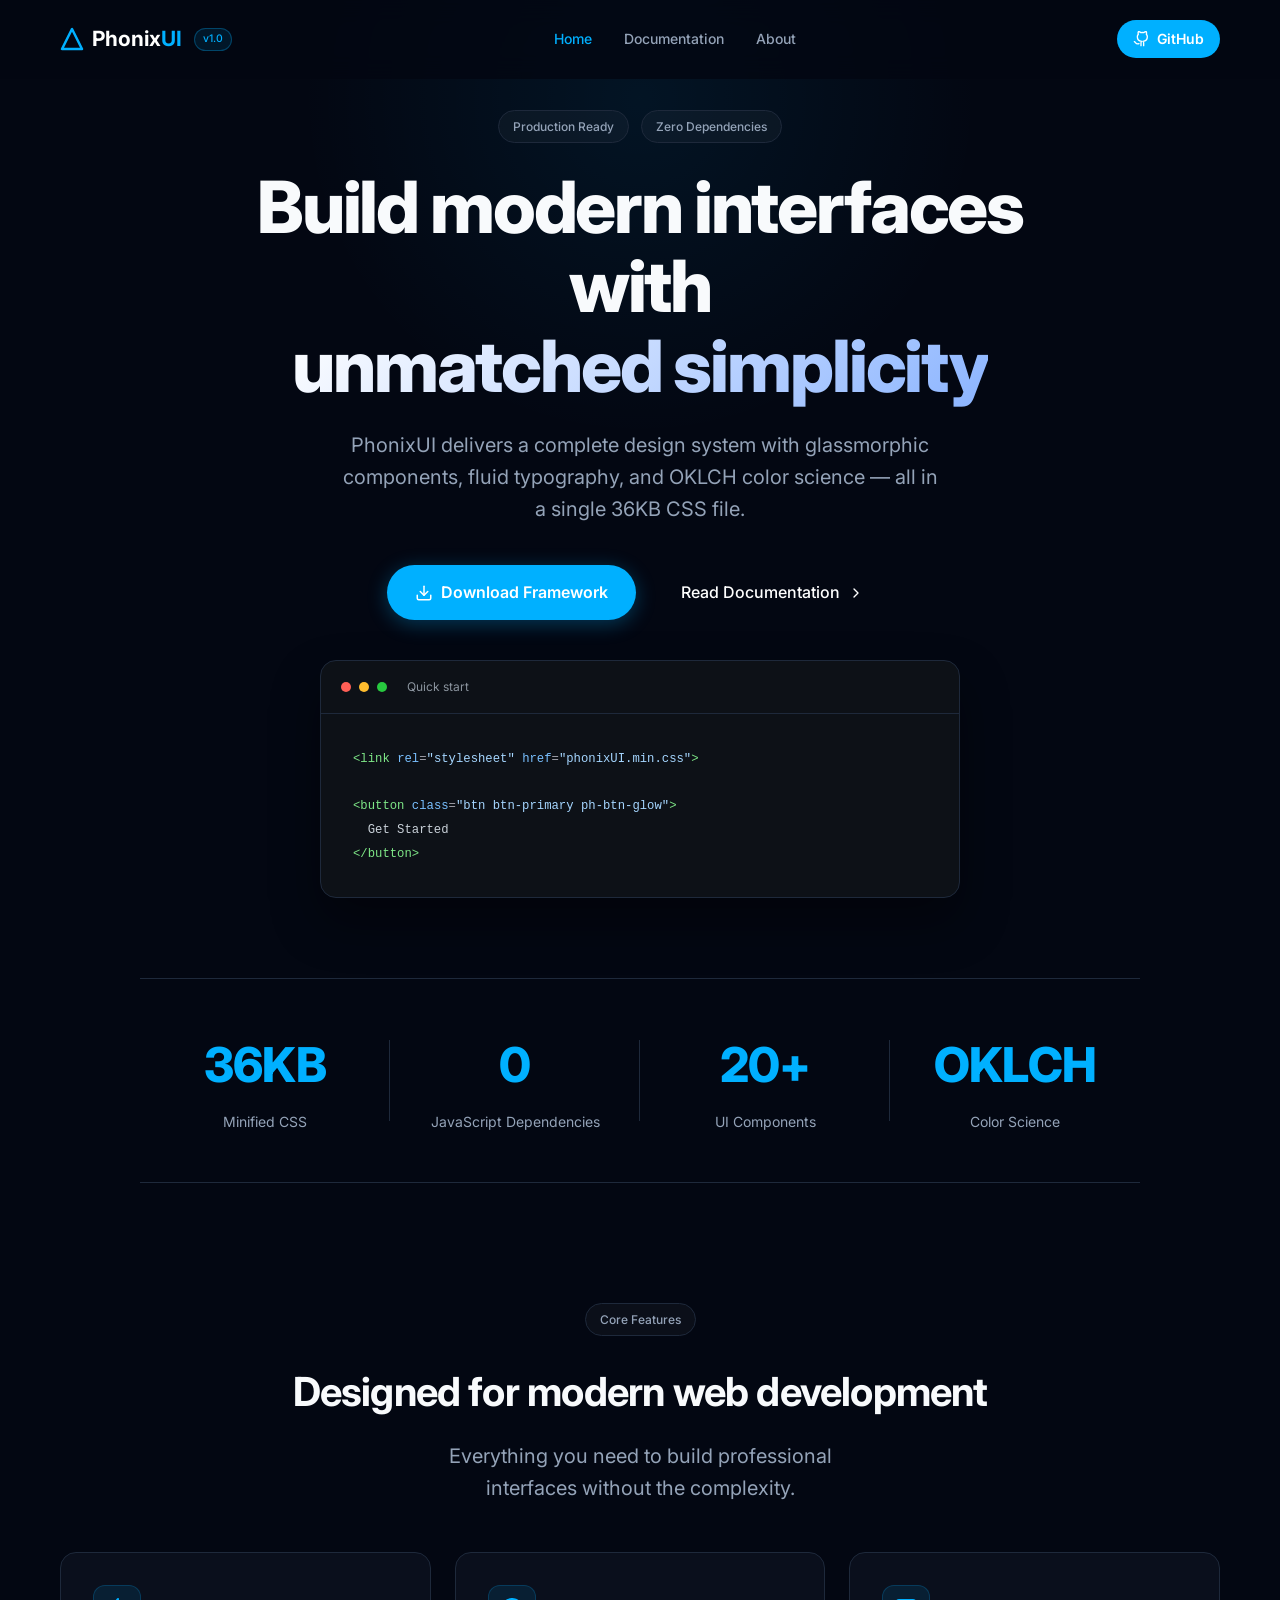
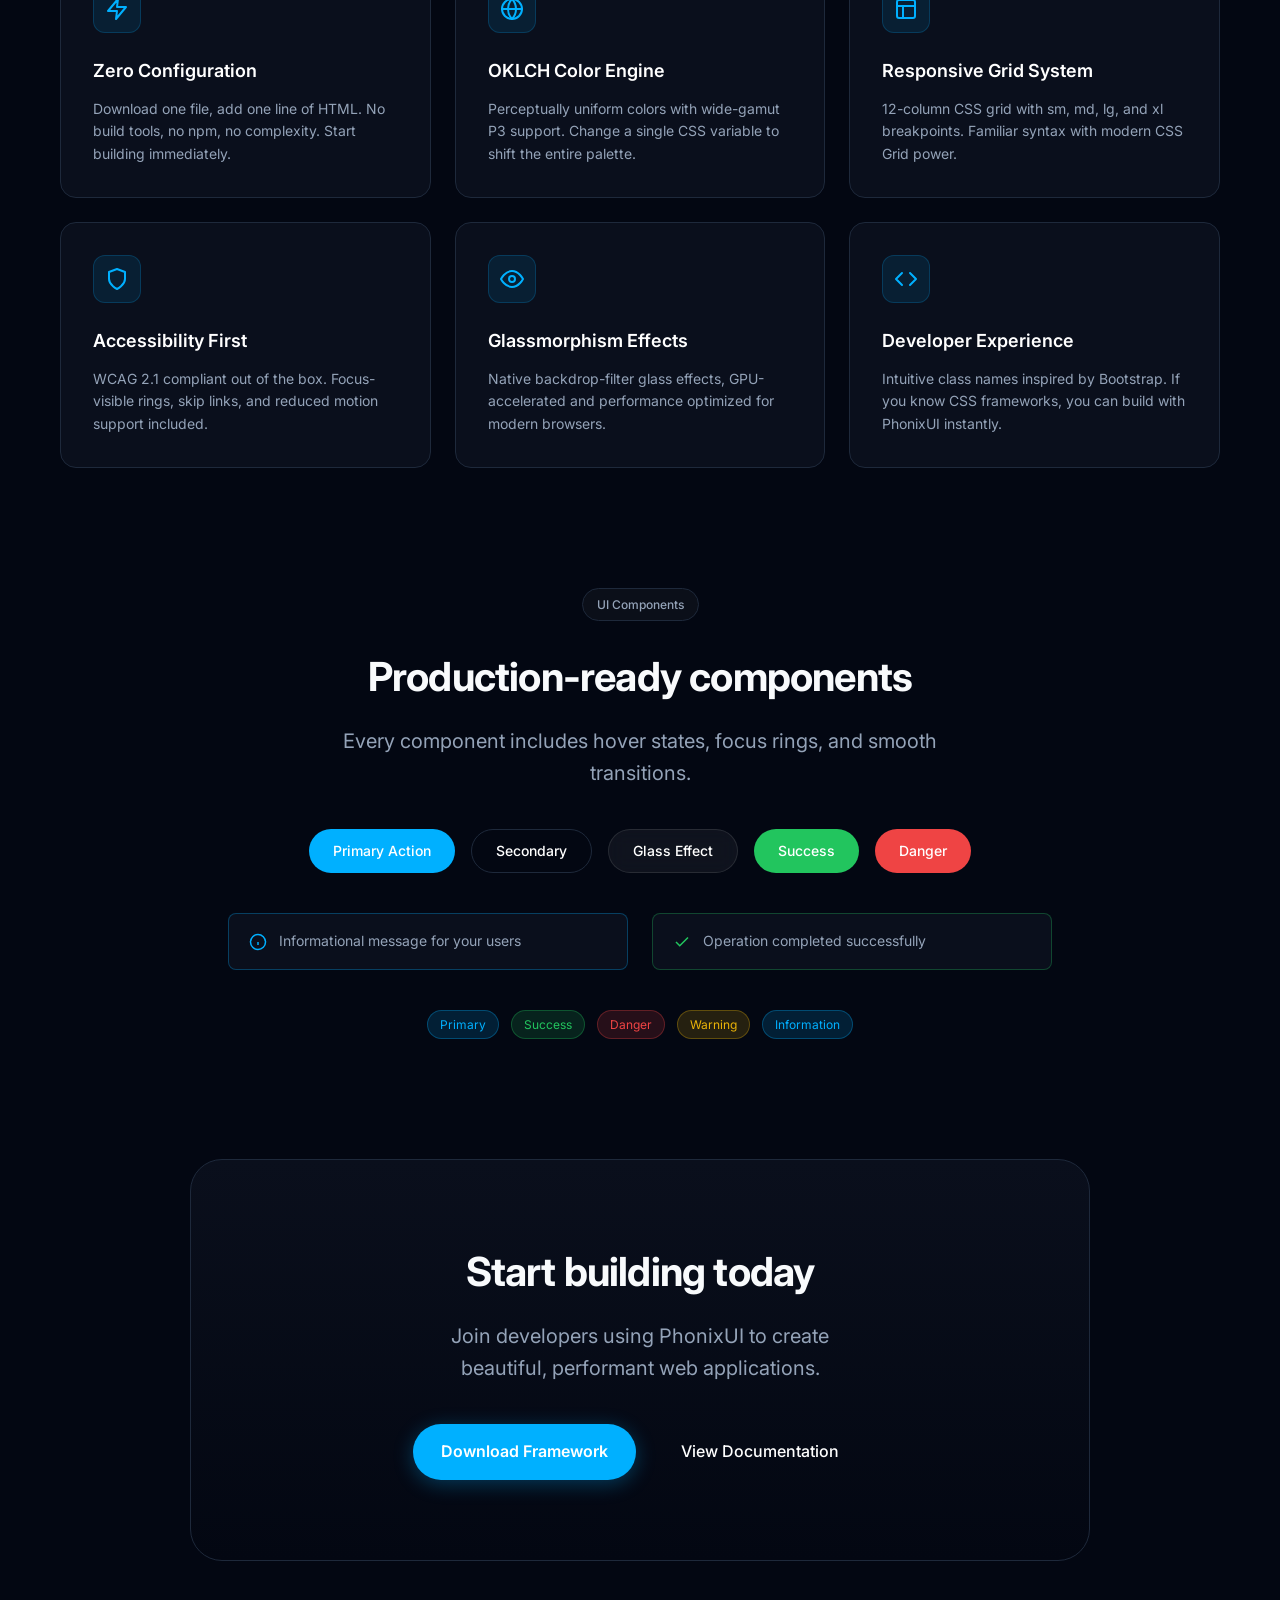
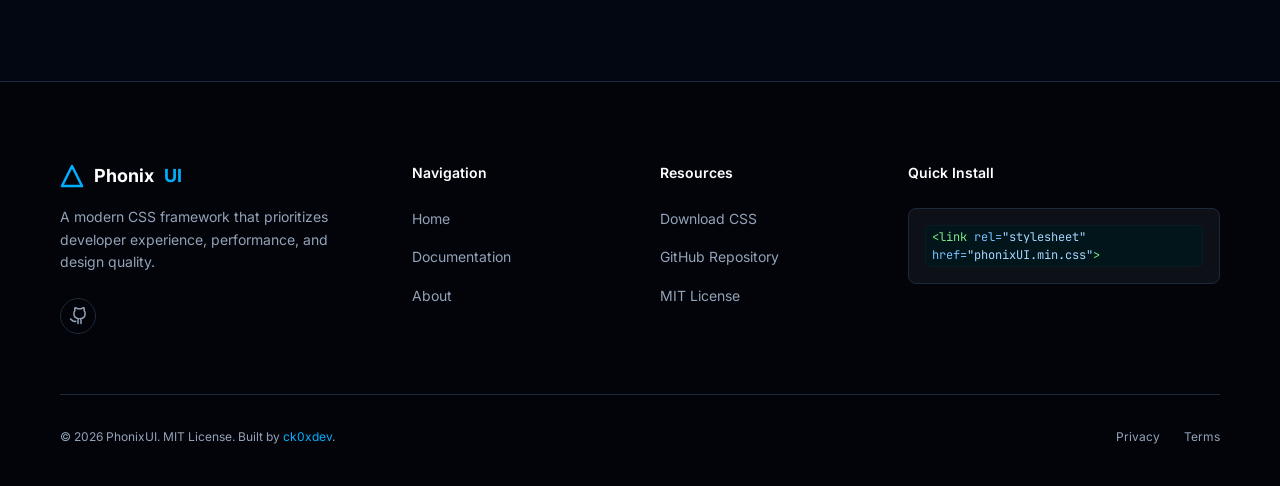
<file: index.html>
<!DOCTYPE html>
<html lang="en">
<head>
  <meta charset="UTF-8">
  <meta name="viewport" content="width=device-width, initial-scale=1.0, viewport-fit=cover">
  <title>PhonixUI | Home</title>
  <meta name="description" content="PhonixUI: A production-ready CSS framework with OKLCH color science, glassmorphic components, and zero JavaScript dependencies. Built for speed and developer experience.">
  <meta name="keywords" content="CSS framework, PhonixUI, OKLCH, zero dependency, glassmorphism, design system">
  <link rel="icon" type="image/png" href="./Images/PhonixUI.png">
  <link rel="stylesheet" href="./phonixUI.min.css">
  <style>
    /* ===== PREMIUM OVERRIDES & CUSTOM STYLES ===== */
    
    @import url('https://fonts.googleapis.com/css2?family=Inter:wght@400;500;600;700;800&family=JetBrains+Mono:wght@400;500&display=swap');

    :root {
      --ph-cyan: #00b0ff;
      --ph-cyan-hover: #0095ff;
      --ph-bg-dark: #030712;
      --ph-surface-dark: #0a0f1c;
      --ph-surface-light: #111827;
      --ph-border-dim: #1e293b;
      --ph-border-glow: rgba(0, 176, 255, 0.3);
      --ph-text-white: #f8fafc;
      --ph-text-muted: #94a3b8;
    }

    body {
      background-color: var(--ph-bg-dark);
      color: var(--ph-text-white);
      font-family: 'Inter', system-ui, sans-serif;
      -webkit-font-smoothing: antialiased;
    }

    html { scroll-behavior: smooth; }

    /* --- Navbar --- */
    .navbar-pro {
      position: fixed;
      top: 0; left: 0; right: 0;
      padding: 20px 0;
      background: rgba(3, 7, 18, 0.8);
      backdrop-filter: blur(12px);
      -webkit-backdrop-filter: blur(12px);
      border-bottom: 1px solid transparent;
      z-index: 100;
      transition: all 0.3s ease;
    }
    .navbar-pro.scrolled {
      padding: 16px 0;
      border-bottom: 1px solid var(--ph-border-dim);
      background: rgba(3, 7, 18, 0.95);
    }
    .nav-btn-cyan {
      background-color: var(--ph-cyan);
      color: #fff;
      border-radius: 999px;
      padding: 8px 16px;
      font-size: 0.875rem;
      font-weight: 600;
      transition: all 0.2s;
    }
    .nav-btn-cyan:hover { background-color: var(--ph-cyan-hover); transform: translateY(-1px); }
    
    /* Guaranteed Center Nav Links */
    .nav-center-links {
      display: none;
    }
    @media (min-width: 768px) {
      .nav-center-links {
        display: flex;
        align-items: center;
        gap: 32px;
      }
    }
    .nav-link-item {
      font-size: 0.875rem;
      font-weight: 500;
      color: var(--ph-text-muted);
      text-decoration: none;
      transition: color 0.2s ease;
    }
    .nav-link-item:hover { color: #ffffff; }
    .nav-link-item.active { color: var(--ph-cyan); }

    /* --- Hero Section --- */
    .hero-section {
      padding-top: 110px; /* Drastically reduced spacing */
      padding-bottom: 80px;
      position: relative;
      overflow: hidden;
    }
    .hero-glow {
      position: absolute;
      top: 10%; left: 50%;
      transform: translate(-50%, -50%);
      width: 800px; height: 800px;
      background: radial-gradient(circle, rgba(0, 176, 255, 0.08) 0%, transparent 60%);
      z-index: 0; pointer-events: none;
    }
    .hero-content { position: relative; z-index: 10; }
    
    .pill-tag {
      display: inline-flex; align-items: center;
      background: rgba(255,255,255,0.03);
      border: 1px solid var(--ph-border-dim);
      color: var(--ph-text-muted);
      font-size: 0.75rem; font-weight: 500;
      padding: 6px 14px; border-radius: 999px;
    }
    
    .hero-title {
      font-size: 4.5rem;
      font-weight: 800;
      letter-spacing: -0.03em;
      line-height: 1.1;
      margin-top: 24px;
      margin-bottom: 24px;
    }
    .text-gradient {
      background: linear-gradient(135deg, #ffffff 0%, #8bb4ff 100%);
      -webkit-background-clip: text;
      -webkit-text-fill-color: transparent;
      background-clip: text;
    }
    
    .hero-subtitle {
      font-size: 1.25rem;
      color: var(--ph-text-muted);
      max-width: 600px; margin: 0 auto 40px;
      line-height: 1.6;
    }

    .btn-pill-primary {
      background: var(--ph-cyan); color: #fff;
      border-radius: 999px; padding: 14px 28px;
      font-weight: 600; font-size: 1rem;
      display: inline-flex; align-items: center; gap: 8px;
      box-shadow: 0 4px 20px rgba(0, 176, 255, 0.3);
      transition: all 0.2s;
    }
    .btn-pill-primary:hover { transform: translateY(-2px); box-shadow: 0 6px 24px rgba(0, 176, 255, 0.4); background: var(--ph-cyan-hover); }
    
    .btn-pill-secondary {
      background: transparent; color: #fff;
      border: 1px solid transparent;
      border-radius: 999px; padding: 14px 28px;
      font-weight: 500; font-size: 1rem;
      display: inline-flex; align-items: center; gap: 8px;
      transition: all 0.2s;
    }
    .btn-pill-secondary:hover { background: rgba(255,255,255,0.05); }

    /* --- Code Window --- */
    .hero-code-box {
      background: #0d1117;
      border: 1px solid var(--ph-border-dim);
      border-radius: 16px;
      max-width: 640px; margin: 40px auto 0; /* Tightened spacing */
      overflow: hidden; text-align: left;
      box-shadow: 0 24px 48px rgba(0,0,0,0.4);
    }
    .code-header {
      padding: 16px 20px; border-bottom: 1px solid var(--ph-border-dim);
      display: flex; align-items: center; gap: 8px;
    }
    .mac-dot { width: 10px; height: 10px; border-radius: 50%; }
    .dot-r { background: #ff5f56; } .dot-y { background: #ffbd2e; } .dot-g { background: #27c93f; }
    .code-title { margin-left: 12px; font-size: 0.75rem; color: #8b949e; font-family: 'Inter', sans-serif; }
    .code-body { padding: 32px; margin: 0; background: transparent; border: none; font-family: 'JetBrains Mono', monospace; font-size: 0.875rem; line-height: 1.7; }
    
    /* Code Syntax Colors */
    .sy-tag { color: #7ee787; }
    .sy-attr { color: #79c0ff; }
    .sy-val { color: #a5d6ff; }
    .sy-text { color: #c9d1d9; }

    /* --- Stats Section --- */
    .stats-container {
      border-top: 1px solid var(--ph-border-dim);
      border-bottom: 1px solid var(--ph-border-dim);
      display: flex; justify-content: space-between;
      max-width: 1000px; margin: 0 auto;
    }
    .stat-box {
      flex: 1; text-align: center; padding: 48px 24px;
      position: relative;
    }
    .stat-box:not(:last-child)::after {
      content: ''; position: absolute; right: 0; top: 30%; bottom: 30%;
      width: 1px; background: var(--ph-border-dim);
    }
    .stat-num { font-size: 3rem; font-weight: 800; color: var(--ph-cyan); margin-bottom: 8px; letter-spacing: -0.02em; }
    .stat-label { font-size: 0.875rem; color: var(--ph-text-muted); }

    /* --- Features Section --- */
    .section-pill { margin: 0 auto 24px; display: inline-flex; }
    .section-heading { font-size: 2.5rem; font-weight: 700; margin-bottom: 16px; letter-spacing: -0.02em; }
    
    .feature-grid { display: grid; grid-template-columns: repeat(3, 1fr); gap: 24px; margin-top: 48px; }
    .feat-card {
      background: var(--ph-surface-dark);
      border: 1px solid var(--ph-border-dim);
      border-radius: 16px; padding: 32px;
      transition: all 0.3s ease;
    }
    .feat-card:hover { border-color: var(--ph-border-glow); transform: translateY(-4px); }
    .feat-icon-box {
      width: 48px; height: 48px; border-radius: 12px;
      background: rgba(0, 176, 255, 0.1); border: 1px solid rgba(0, 176, 255, 0.2);
      display: flex; align-items: center; justify-content: center;
      color: var(--ph-cyan); margin-bottom: 24px;
    }
    .feat-title { font-size: 1.125rem; font-weight: 600; margin-bottom: 12px; color: #fff; }
    .feat-desc { font-size: 0.875rem; color: var(--ph-text-muted); line-height: 1.6; }

    /* --- Components Showcase --- */
    .comp-showcase-wrapper {
      margin-top: 120px; text-align: center;
    }
    .showcase-btns { display: flex; justify-content: center; gap: 16px; margin: 40px 0; flex-wrap: wrap; }
    .btn-show { 
      padding: 10px 24px; border-radius: 999px; font-size: 0.875rem; font-weight: 500; border: none; cursor: pointer;
    }
    .btn-s-prim { background: var(--ph-cyan); color: #fff; }
    .btn-s-sec { background: transparent; color: #fff; border: 1px solid var(--ph-border-dim); }
    .btn-s-glass { background: rgba(255,255,255,0.05); color: #fff; backdrop-filter: blur(10px); border: 1px solid rgba(255,255,255,0.1); }
    .btn-s-succ { background: #22c55e; color: #fff; }
    .btn-s-dang { background: #ef4444; color: #fff; }

    .showcase-alerts { display: flex; justify-content: center; gap: 24px; margin-bottom: 40px; flex-wrap: wrap; }
    .alert-box {
      background: var(--ph-surface-dark); border: 1px solid var(--ph-border-dim);
      border-radius: 8px; padding: 16px 20px; display: flex; align-items: center; gap: 12px; font-size: 0.875rem; color: var(--ph-text-muted);
    }
    .alert-box.info { border-color: rgba(0, 176, 255, 0.3); }
    .alert-box.info svg { color: var(--ph-cyan); }
    .alert-box.succ { border-color: rgba(34, 197, 94, 0.3); }
    .alert-box.succ svg { color: #22c55e; }

    .showcase-badges { display: flex; justify-content: center; gap: 12px; }
    .bdg { padding: 4px 12px; border-radius: 999px; font-size: 0.75rem; border: 1px solid transparent; }
    .bdg-p { background: rgba(0, 176, 255, 0.15); border-color: rgba(0, 176, 255, 0.3); color: var(--ph-cyan); }
    .bdg-s { background: rgba(34, 197, 94, 0.15); border-color: rgba(34, 197, 94, 0.3); color: #22c55e; }
    .bdg-d { background: rgba(239, 68, 68, 0.15); border-color: rgba(239, 68, 68, 0.3); color: #ef4444; }
    .bdg-w { background: rgba(234, 179, 8, 0.15); border-color: rgba(234, 179, 8, 0.3); color: #eab308; }
    .bdg-i { background: rgba(0, 176, 255, 0.15); border-color: rgba(0, 176, 255, 0.3); color: var(--ph-cyan); }

    /* --- CTA Box --- */
    .cta-box {
      background: linear-gradient(180deg, var(--ph-surface-dark) 0%, rgba(3, 7, 18, 0) 100%);
      border: 1px solid var(--ph-border-dim);
      border-radius: 32px; padding: 80px 40px;
      text-align: center; max-width: 900px; margin: 120px auto;
      position: relative;
    }
    
    /* --- Footer --- */
    .footer-pro {
      background: #02040a;
      border-top: 1px solid var(--ph-border-dim);
      padding: 80px 0 40px;
      font-size: 0.875rem;
    }
    .footer-grid { display: grid; grid-template-columns: 3fr 2fr 2fr 3fr; gap: 40px; margin-bottom: 60px; }
    .f-logo-wrap { display: flex; align-items: center; gap: 10px; margin-bottom: 16px; font-weight: 700; font-size: 1.125rem; }
    .f-logo-wrap img { border-radius: 6px; }
    .f-desc { color: var(--ph-text-muted); line-height: 1.6; margin-bottom: 24px; max-width: 280px; }
    .f-icon-btn { display: inline-flex; align-items: center; justify-content: center; width: 36px; height: 36px; border: 1px solid var(--ph-border-dim); border-radius: 50%; color: var(--ph-text-muted); transition: all 0.2s; }
    .f-icon-btn:hover { border-color: var(--ph-text-muted); color: #fff; }
    
    .f-title { font-size: 0.875rem; font-weight: 600; color: #fff; margin-bottom: 24px; }
    .f-links { list-style: none; padding: 0; margin: 0; }
    .f-links li { margin-bottom: 16px; }
    .f-links a { color: var(--ph-text-muted); text-decoration: none; transition: color 0.2s; }
    .f-links a:hover { color: #fff; }
    
    .f-install-box { background: #0d1117; border: 1px solid var(--ph-border-dim); border-radius: 8px; padding: 16px; }
    .f-install-box code { font-family: 'JetBrains Mono', monospace; font-size: 0.75rem; color: #79c0ff; display: block; line-height: 1.5; }

    .f-bottom {
      border-top: 1px solid var(--ph-border-dim); padding-top: 32px;
      display: flex; justify-content: space-between; color: var(--ph-text-muted); font-size: 0.75rem;
    }

    /* Responsive adjustments */
    @media (max-width: 992px) {
      .feature-grid { grid-template-columns: repeat(2, 1fr); }
      .footer-grid { grid-template-columns: 1fr 1fr; }
    }
    @media (max-width: 768px) {
      .hero-title { font-size: 3rem; }
      .stats-container { flex-direction: column; border: none; }
      .stat-box { border-bottom: 1px solid var(--ph-border-dim); }
      .stat-box:not(:last-child)::after { display: none; }
      .feature-grid { grid-template-columns: 1fr; }
      .footer-grid { grid-template-columns: 1fr; }
    }
  </style>
</head>
<body>

  <nav class="navbar-pro" id="navbar">
    <div class="container d-flex justify-content-between align-items-center">
      <a href="index.html" class="d-flex align-items-center gap-8" style="color: #fff; text-decoration: none;">
        <svg width="24" height="24" viewBox="0 0 24 24" fill="none" stroke="var(--ph-cyan)" stroke-width="2.5" stroke-linecap="round" stroke-linejoin="round"><path d="M12 2L2 22h20L12 2z"/></svg>
        <span class="font-bold text-lg">Phonix<span style="color: var(--ph-cyan)">UI</span></span>
        <span class="pill-tag" style="padding: 2px 8px; font-size: 0.65rem; border-color: rgba(0, 176, 255, 0.3); background: rgba(0, 176, 255, 0.1); color: var(--ph-cyan); margin-left: 4px;">v1.0</span>
      </a>
      
      <div class="nav-center-links">
        <a href="index.html" class="nav-link-item active">Home</a>
        <a href="docs.html" class="nav-link-item">Documentation</a>
        <a href="about.html" class="nav-link-item">About</a>
      </div>

      <div>
        <a href="https://github.com/ck0xdev/PhonixUI" target="_blank" rel="noopener" class="nav-btn-cyan d-flex align-items-center gap-8" style="text-decoration: none;">
          <svg width="16" height="16" viewBox="0 0 24 24" fill="none" stroke="currentColor" stroke-width="2" stroke-linecap="round" stroke-linejoin="round"><path d="M9 19c-5 1.5-5-2.5-7-3m14 6v-3.87a3.37 3.37 0 0 0-.94-2.61c3.14-.35 6.44-1.54 6.44-7A5.44 5.44 0 0 0 20 4.77 5.07 5.07 0 0 0 19.91 1S18.73.65 16 2.48c-1.37-.38-2.84-.38-4.21 0C9.27.65 8.09 1 8.09 1A5.07 5.07 0 0 0 8 4.77a5.44 5.44 0 0 0-1.5 3.78c0 5.42 3.3 6.61 6.44 7A3.37 3.37 0 0 0 12 18.13V22"/></svg>
          GitHub
        </a>
      </div>
    </div>
  </nav>

  <header class="hero-section text-center">
    <div class="hero-glow"></div>
    <div class="container hero-content">
      
      <div class="d-flex justify-content-center gap-12 m-b-24">
        <span class="pill-tag">Production Ready</span>
        <span class="pill-tag">Zero Dependencies</span>
      </div>

      <h1 class="hero-title">
        Build modern interfaces <br> with <br>
        <span class="text-gradient">unmatched simplicity</span>
      </h1>

      <p class="hero-subtitle">
        PhonixUI delivers a complete design system with glassmorphic components, fluid typography, and OKLCH color science — all in a single 36KB CSS file.
      </p>

      <div class="d-flex justify-content-center gap-16 flex-wrap">
        <a href="./phonixUI.min.css" download class="btn-pill-primary" style="text-decoration: none;">
          <svg width="18" height="18" viewBox="0 0 24 24" fill="none" stroke="currentColor" stroke-width="2" stroke-linecap="round" stroke-linejoin="round"><path d="M21 15v4a2 2 0 0 1-2 2H5a2 2 0 0 1-2-2v-4"/><polyline points="7 10 12 15 17 10"/><line x1="12" y1="15" x2="12" y2="3"/></svg>
          Download Framework
        </a>
        <a href="docs.html" class="btn-pill-secondary" style="text-decoration: none;">
          Read Documentation
          <svg width="16" height="16" viewBox="0 0 24 24" fill="none" stroke="currentColor" stroke-width="2" stroke-linecap="round" stroke-linejoin="round"><polyline points="9 18 15 12 9 6"/></svg>
        </a>
      </div>

      <div class="hero-code-box">
        <div class="code-header">
          <div class="mac-dot dot-r"></div>
          <div class="mac-dot dot-y"></div>
          <div class="mac-dot dot-g"></div>
          <span class="code-title">Quick start</span>
        </div>
        <pre class="code-body"><code><span class="sy-tag">&lt;link</span> <span class="sy-attr">rel</span>=<span class="sy-val">"stylesheet"</span> <span class="sy-attr">href</span>=<span class="sy-val">"phonixUI.min.css"</span><span class="sy-tag">&gt;</span>

<span class="sy-tag">&lt;button</span> <span class="sy-attr">class</span>=<span class="sy-val">"btn btn-primary ph-btn-glow"</span><span class="sy-tag">&gt;</span>
  <span class="sy-text">Get Started</span>
<span class="sy-tag">&lt;/button&gt;</span></code></pre>
      </div>
    </div>
  </header>

  <section class="container" style="padding: 0 20px;">
    <div class="stats-container">
      <div class="stat-box">
        <div class="stat-num">36KB</div>
        <div class="stat-label">Minified CSS</div>
      </div>
      <div class="stat-box">
        <div class="stat-num">0</div>
        <div class="stat-label">JavaScript Dependencies</div>
      </div>
      <div class="stat-box">
        <div class="stat-num">20+</div>
        <div class="stat-label">UI Components</div>
      </div>
      <div class="stat-box">
        <div class="stat-num">OKLCH</div>
        <div class="stat-label">Color Science</div>
      </div>
    </div>
  </section>

  <section class="container" style="padding-top: 120px;">
    <div class="text-center">
      <span class="pill-tag section-pill">Core Features</span>
      <h2 class="section-heading">Designed for modern web development</h2>
      <p class="hero-subtitle" style="margin-bottom: 0;">Everything you need to build professional<br>interfaces without the complexity.</p>
    </div>

    <div class="feature-grid">
      <div class="feat-card">
        <div class="feat-icon-box">
          <svg width="24" height="24" viewBox="0 0 24 24" fill="none" stroke="currentColor" stroke-width="2" stroke-linecap="round" stroke-linejoin="round"><polygon points="13 2 3 14 12 14 11 22 21 10 12 10 13 2"/></svg>
        </div>
        <h3 class="feat-title">Zero Configuration</h3>
        <p class="feat-desc">Download one file, add one line of HTML. No build tools, no npm, no complexity. Start building immediately.</p>
      </div>
      <div class="feat-card">
        <div class="feat-icon-box">
          <svg width="24" height="24" viewBox="0 0 24 24" fill="none" stroke="currentColor" stroke-width="2" stroke-linecap="round" stroke-linejoin="round"><circle cx="12" cy="12" r="10"/><path d="M12 2a14.5 14.5 0 0 0 0 20 14.5 14.5 0 0 0 0-20"/><path d="M2 12h20"/></svg>
        </div>
        <h3 class="feat-title">OKLCH Color Engine</h3>
        <p class="feat-desc">Perceptually uniform colors with wide-gamut P3 support. Change a single CSS variable to shift the entire palette.</p>
      </div>
      <div class="feat-card">
        <div class="feat-icon-box">
          <svg width="24" height="24" viewBox="0 0 24 24" fill="none" stroke="currentColor" stroke-width="2" stroke-linecap="round" stroke-linejoin="round"><rect x="3" y="3" width="18" height="18" rx="2"/><line x1="3" y1="9" x2="21" y2="9"/><line x1="9" y1="21" x2="9" y2="9"/></svg>
        </div>
        <h3 class="feat-title">Responsive Grid System</h3>
        <p class="feat-desc">12-column CSS grid with sm, md, lg, and xl breakpoints. Familiar syntax with modern CSS Grid power.</p>
      </div>
      <div class="feat-card">
        <div class="feat-icon-box">
          <svg width="24" height="24" viewBox="0 0 24 24" fill="none" stroke="currentColor" stroke-width="2" stroke-linecap="round" stroke-linejoin="round"><path d="M12 22s8-4 8-10V5l-8-3-8 3v7c0 6 8 10 8 10z"/></svg>
        </div>
        <h3 class="feat-title">Accessibility First</h3>
        <p class="feat-desc">WCAG 2.1 compliant out of the box. Focus-visible rings, skip links, and reduced motion support included.</p>
      </div>
      <div class="feat-card">
        <div class="feat-icon-box">
          <svg width="24" height="24" viewBox="0 0 24 24" fill="none" stroke="currentColor" stroke-width="2" stroke-linecap="round" stroke-linejoin="round"><path d="M1 12s4-8 11-8 11 8 11 8-4 8-11 8-11-8-11-8z"/><circle cx="12" cy="12" r="3"/></svg>
        </div>
        <h3 class="feat-title">Glassmorphism Effects</h3>
        <p class="feat-desc">Native backdrop-filter glass effects, GPU-accelerated and performance optimized for modern browsers.</p>
      </div>
      <div class="feat-card">
        <div class="feat-icon-box">
          <svg width="24" height="24" viewBox="0 0 24 24" fill="none" stroke="currentColor" stroke-width="2" stroke-linecap="round" stroke-linejoin="round"><polyline points="16 18 22 12 16 6"/><polyline points="8 6 2 12 8 18"/></svg>
        </div>
        <h3 class="feat-title">Developer Experience</h3>
        <p class="feat-desc">Intuitive class names inspired by Bootstrap. If you know CSS frameworks, you can build with PhonixUI instantly.</p>
      </div>
    </div>
  </section>

  <section class="container comp-showcase-wrapper">
    <span class="pill-tag section-pill">UI Components</span>
    <h2 class="section-heading">Production-ready components</h2>
    <p class="hero-subtitle">Every component includes hover states, focus rings, and smooth transitions.</p>

    <div class="showcase-btns">
      <button class="btn-show btn-s-prim">Primary Action</button>
      <button class="btn-show btn-s-sec">Secondary</button>
      <button class="btn-show btn-s-glass">Glass Effect</button>
      <button class="btn-show btn-s-succ">Success</button>
      <button class="btn-show btn-s-dang">Danger</button>
    </div>

    <div class="showcase-alerts">
      <div class="alert-box info" style="width: 100%; max-width: 400px;">
        <svg width="18" height="18" viewBox="0 0 24 24" fill="none" stroke="currentColor" stroke-width="2"><circle cx="12" cy="12" r="10"/><line x1="12" y1="16" x2="12" y2="12"/><line x1="12" y1="8" x2="12.01" y2="8"/></svg>
        Informational message for your users
      </div>
      <div class="alert-box succ" style="width: 100%; max-width: 400px;">
        <svg width="18" height="18" viewBox="0 0 24 24" fill="none" stroke="currentColor" stroke-width="2"><polyline points="20 6 9 17 4 12"/></svg>
        Operation completed successfully
      </div>
    </div>

    <div class="showcase-badges">
      <span class="bdg bdg-p">Primary</span>
      <span class="bdg bdg-s">Success</span>
      <span class="bdg bdg-d">Danger</span>
      <span class="bdg bdg-w">Warning</span>
      <span class="bdg bdg-i">Information</span>
    </div>
  </section>

  <section class="container">
    <div class="cta-box">
      <h2 class="section-heading">Start building today</h2>
      <p class="hero-subtitle">Join developers using PhonixUI to create<br>beautiful, performant web applications.</p>
      <div class="d-flex justify-content-center gap-16 flex-wrap">
        <a href="./phonixUI.min.css" download class="btn-pill-primary" style="text-decoration: none;">Download Framework</a>
        <a href="docs.html" class="btn-pill-secondary" style="text-decoration: none;">View Documentation</a>
      </div>
    </div>
  </section>

  <footer class="footer-pro">
    <div class="container">
      <div class="footer-grid">
        <div>
          <div class="f-logo-wrap text-white">
            <svg width="24" height="24" viewBox="0 0 24 24" fill="none" stroke="var(--ph-cyan)" stroke-width="2.5" stroke-linecap="round" stroke-linejoin="round"><path d="M12 2L2 22h20L12 2z"/></svg>
            Phonix<span style="color: var(--ph-cyan)">UI</span>
          </div>
          <p class="f-desc">A modern CSS framework that prioritizes developer experience, performance, and design quality.</p>
          <a href="https://github.com/ck0xdev/PhonixUI" target="_blank" rel="noopener" class="f-icon-btn">
            <svg width="18" height="18" viewBox="0 0 24 24" fill="none" stroke="currentColor" stroke-width="2" stroke-linecap="round" stroke-linejoin="round"><path d="M9 19c-5 1.5-5-2.5-7-3m14 6v-3.87a3.37 3.37 0 0 0-.94-2.61c3.14-.35 6.44-1.54 6.44-7A5.44 5.44 0 0 0 20 4.77 5.07 5.07 0 0 0 19.91 1S18.73.65 16 2.48c-1.37-.38-2.84-.38-4.21 0C9.27.65 8.09 1 8.09 1A5.07 5.07 0 0 0 8 4.77a5.44 5.44 0 0 0-1.5 3.78c0 5.42 3.3 6.61 6.44 7A3.37 3.37 0 0 0 12 18.13V22"/></svg>
          </a>
        </div>
        <div>
          <div class="f-title">Navigation</div>
          <ul class="f-links">
            <li><a href="index.html">Home</a></li>
            <li><a href="docs.html">Documentation</a></li>
            <li><a href="about.html">About</a></li>
          </ul>
        </div>
        <div>
          <div class="f-title">Resources</div>
          <ul class="f-links">
            <li><a href="./phonixUI.min.css" download>Download CSS</a></li>
            <li><a href="https://github.com/ck0xdev/PhonixUI" target="_blank" rel="noopener">GitHub Repository</a></li>
            <li><a href="mit-license.html">MIT License</a></li>
          </ul>
        </div>
        <div>
          <div class="f-title">Quick Install</div>
          <div class="f-install-box">
            <code><span class="sy-tag">&lt;link</span> <span class="sy-attr">rel</span>=<span class="sy-val">"stylesheet"</span> <br><span class="sy-attr">href</span>=<span class="sy-val">"phonixUI.min.css"</span><span class="sy-tag">&gt;</span></code>
          </div>
        </div>
      </div>

      <div class="f-bottom">
        <div>&copy; 2026 PhonixUI. MIT License. Built by <a href="https://ck0xdev.vercel.app/" style="color:var(--ph-cyan); text-decoration:none;">ck0xdev</a>.</div>
        <div style="display: flex; gap: 24px;">
          <a href="privacy.html" style="color:var(--ph-text-muted); text-decoration:none;">Privacy</a>
          <a href="terms.html" style="color:var(--ph-text-muted); text-decoration:none;">Terms</a>
        </div>
      </div>
    </div>
  </footer>

  <script>
    // Navbar scroll effect
    const navbar = document.getElementById('navbar');
    window.addEventListener('scroll', () => {
      if (window.scrollY > 10) {
        navbar.classList.add('scrolled');
      } else {
        navbar.classList.remove('scrolled');
      }
    });
  </script>
</body>
</html>
</file>
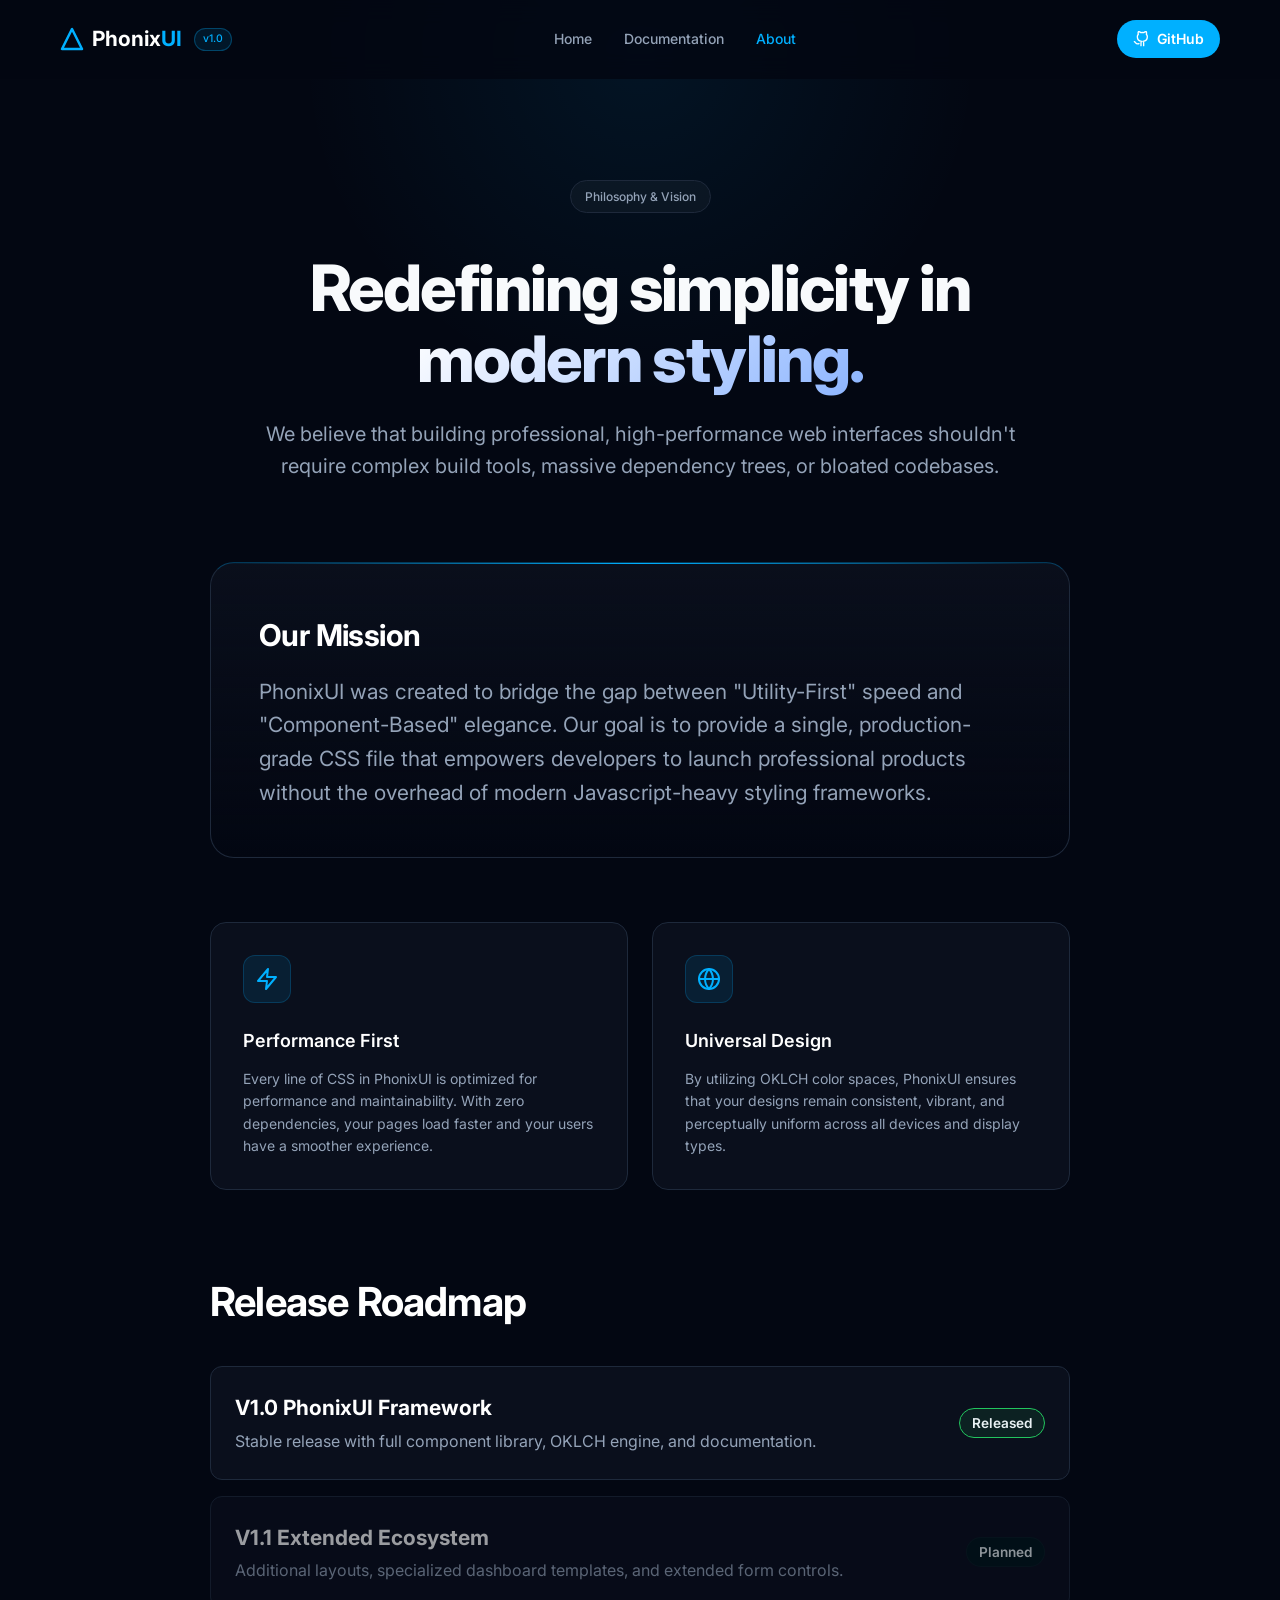
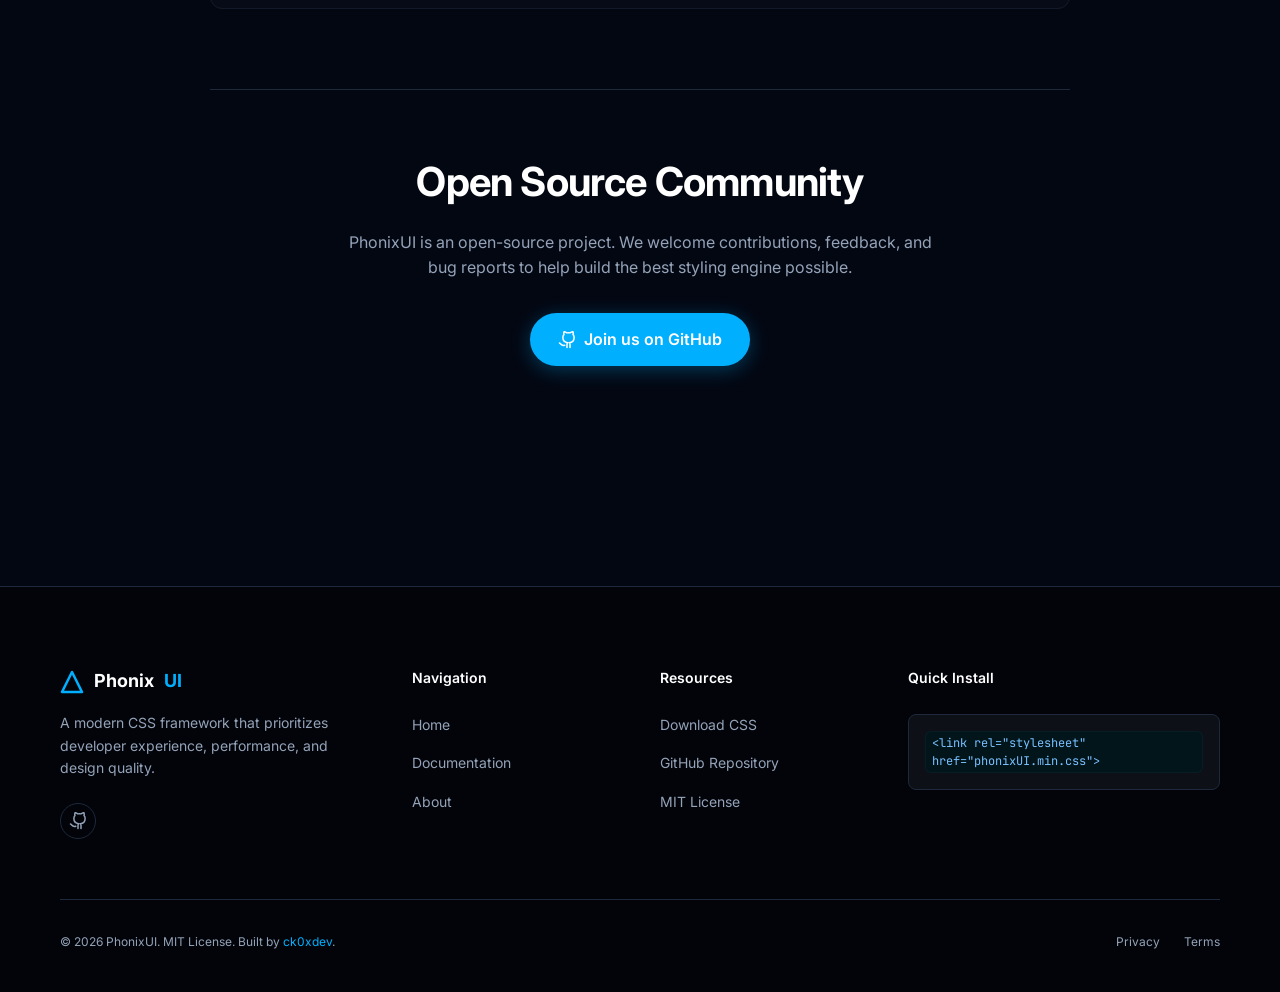
<file: about.html>
<!DOCTYPE html>
<html lang="en">
<head>
  <meta charset="UTF-8">
  <meta name="viewport" content="width=device-width, initial-scale=1.0, viewport-fit=cover">
  <title>PhonixUI | About</title>
  <meta name="description" content="Learn about the vision, philosophy, and team behind the V1.0 PhonixUI framework.">
  <link rel="icon" type="image/png" href="./Images/PhonixUI.png">
  <link rel="stylesheet" href="./phonixUI.min.css">
  <style>
    /* ===== PREMIUM OVERRIDES & CUSTOM STYLES ===== */
    
    @import url('https://fonts.googleapis.com/css2?family=Inter:wght@400;500;600;700;800&family=JetBrains+Mono:wght@400;500&display=swap');

    :root {
      --ph-cyan: #00b0ff;
      --ph-cyan-hover: #0095ff;
      --ph-bg-dark: #030712;
      --ph-surface-dark: #0a0f1c;
      --ph-surface-light: #111827;
      --ph-border-dim: #1e293b;
      --ph-border-glow: rgba(0, 176, 255, 0.3);
      --ph-text-white: #f8fafc;
      --ph-text-muted: #94a3b8;
    }

    body {
      background-color: var(--ph-bg-dark);
      color: var(--ph-text-white);
      font-family: 'Inter', system-ui, sans-serif;
      -webkit-font-smoothing: antialiased;
    }

    html { scroll-behavior: smooth; }

    /* --- Navbar --- */
    .navbar-pro {
      position: fixed;
      top: 0; left: 0; right: 0;
      padding: 20px 0;
      background: rgba(3, 7, 18, 0.8);
      backdrop-filter: blur(12px);
      -webkit-backdrop-filter: blur(12px);
      border-bottom: 1px solid transparent;
      z-index: 100;
      transition: all 0.3s ease;
    }
    .navbar-pro.scrolled {
      padding: 16px 0;
      border-bottom: 1px solid var(--ph-border-dim);
      background: rgba(3, 7, 18, 0.95);
    }
    .nav-btn-cyan {
      background-color: var(--ph-cyan);
      color: #fff;
      border-radius: 999px;
      padding: 8px 16px;
      font-size: 0.875rem;
      font-weight: 600;
      transition: all 0.2s;
    }
    .nav-btn-cyan:hover { background-color: var(--ph-cyan-hover); transform: translateY(-1px); }
    
    /* Guaranteed Center Nav Links */
    .nav-center-links { display: none; }
    @media (min-width: 768px) {
      .nav-center-links { display: flex; align-items: center; gap: 32px; }
    }
    .nav-link-item {
      font-size: 0.875rem;
      font-weight: 500;
      color: var(--ph-text-muted);
      text-decoration: none;
      transition: color 0.2s ease;
    }
    .nav-link-item:hover { color: #ffffff; }
    .nav-link-item.active { color: var(--ph-cyan); }

    /* --- Hero Section --- */
    .about-hero {
      padding-top: 180px;
      padding-bottom: 80px;
      position: relative;
      overflow: hidden;
      text-align: center;
    }
    .hero-glow {
      position: absolute;
      top: 10%; left: 50%;
      transform: translate(-50%, -50%);
      width: 800px; height: 800px;
      background: radial-gradient(circle, rgba(0, 176, 255, 0.08) 0%, transparent 60%);
      z-index: 0; pointer-events: none;
    }
    .hero-content { position: relative; z-index: 10; max-width: 800px; margin: 0 auto; }
    
    .pill-tag {
      display: inline-flex; align-items: center;
      background: rgba(255,255,255,0.03);
      border: 1px solid var(--ph-border-dim);
      color: var(--ph-text-muted);
      font-size: 0.75rem; font-weight: 500;
      padding: 6px 14px; border-radius: 999px;
    }
    
    .hero-title {
      font-size: 4rem;
      font-weight: 800;
      letter-spacing: -0.03em;
      line-height: 1.1;
      margin-top: 24px;
      margin-bottom: 24px;
    }
    .text-gradient {
      background: linear-gradient(135deg, #ffffff 0%, #8bb4ff 100%);
      -webkit-background-clip: text;
      -webkit-text-fill-color: transparent;
      background-clip: text;
    }
    
    .hero-subtitle {
      font-size: 1.25rem;
      color: var(--ph-text-muted);
      line-height: 1.6;
    }

    /* --- Cards & Sections --- */
    .mission-card {
      background: linear-gradient(180deg, var(--ph-surface-dark) 0%, rgba(3, 7, 18, 0) 100%);
      border: 1px solid var(--ph-border-dim);
      border-top: 1px solid rgba(0, 176, 255, 0.3);
      border-radius: 24px;
      padding: 48px;
      margin-bottom: 64px;
      position: relative;
      overflow: hidden;
    }
    .mission-card::before {
      content: '';
      position: absolute;
      top: 0; left: 0; right: 0;
      height: 1px;
      background: linear-gradient(90deg, transparent, var(--ph-cyan), transparent);
    }

    .feat-card {
      background: var(--ph-surface-dark);
      border: 1px solid var(--ph-border-dim);
      border-radius: 16px; padding: 32px;
      transition: all 0.3s ease;
      height: 100%;
    }
    .feat-card:hover { border-color: var(--ph-border-glow); transform: translateY(-4px); }
    .feat-icon-box {
      width: 48px; height: 48px; border-radius: 12px;
      background: rgba(0, 176, 255, 0.1); border: 1px solid rgba(0, 176, 255, 0.2);
      display: flex; align-items: center; justify-content: center;
      color: var(--ph-cyan); margin-bottom: 24px;
    }
    .feat-title { font-size: 1.125rem; font-weight: 600; margin-bottom: 12px; color: #fff; }
    .feat-desc { font-size: 0.875rem; color: var(--ph-text-muted); line-height: 1.6; }

    .roadmap-item {
      background: var(--ph-surface-dark);
      border: 1px solid var(--ph-border-dim);
      border-radius: 12px;
      padding: 24px;
      display: flex;
      justify-content: space-between;
      align-items: center;
      margin-bottom: 16px;
      transition: all 0.2s ease;
    }
    .roadmap-item:hover { border-color: var(--ph-border-glow); }
    .roadmap-item.disabled { opacity: 0.6; }
    .roadmap-item.disabled:hover { border-color: var(--ph-border-dim); }

    .btn-pill-primary {
      background: var(--ph-cyan); color: #fff;
      border-radius: 999px; padding: 14px 28px;
      font-weight: 600; font-size: 1rem;
      display: inline-flex; align-items: center; gap: 8px;
      box-shadow: 0 4px 20px rgba(0, 176, 255, 0.3);
      transition: all 0.2s;
      text-decoration: none;
      border: none;
      cursor: pointer;
    }
    .btn-pill-primary:hover { transform: translateY(-2px); box-shadow: 0 6px 24px rgba(0, 176, 255, 0.4); background: var(--ph-cyan-hover); }

    /* --- Footer --- */
    .footer-pro {
      background: #02040a;
      border-top: 1px solid var(--ph-border-dim);
      padding: 80px 0 40px;
      font-size: 0.875rem;
      margin-top: 80px;
    }
    .footer-grid { display: grid; grid-template-columns: 3fr 2fr 2fr 3fr; gap: 40px; margin-bottom: 60px; }
    .f-logo-wrap { display: flex; align-items: center; gap: 10px; margin-bottom: 16px; font-weight: 700; font-size: 1.125rem; }
    .f-logo-wrap img { border-radius: 6px; }
    .f-desc { color: var(--ph-text-muted); line-height: 1.6; margin-bottom: 24px; max-width: 280px; }
    .f-icon-btn { display: inline-flex; align-items: center; justify-content: center; width: 36px; height: 36px; border: 1px solid var(--ph-border-dim); border-radius: 50%; color: var(--ph-text-muted); transition: all 0.2s; }
    .f-icon-btn:hover { border-color: var(--ph-text-muted); color: #fff; }
    
    .f-title { font-size: 0.875rem; font-weight: 600; color: #fff; margin-bottom: 24px; }
    .f-links { list-style: none; padding: 0; margin: 0; }
    .f-links li { margin-bottom: 16px; }
    .f-links a { color: var(--ph-text-muted); text-decoration: none; transition: color 0.2s; }
    .f-links a:hover { color: #fff; }
    
    .f-install-box { background: #0d1117; border: 1px solid var(--ph-border-dim); border-radius: 8px; padding: 16px; }
    .f-install-box code { font-family: 'JetBrains Mono', monospace; font-size: 0.75rem; color: #79c0ff; display: block; line-height: 1.5; }

    .f-bottom {
      border-top: 1px solid var(--ph-border-dim); padding-top: 32px;
      display: flex; justify-content: space-between; color: var(--ph-text-muted); font-size: 0.75rem;
    }

    /* Responsive adjustments */
    @media (max-width: 992px) {
      .footer-grid { grid-template-columns: 1fr 1fr; }
    }
    @media (max-width: 768px) {
      .hero-title { font-size: 3rem; }
      .footer-grid { grid-template-columns: 1fr; }
      .roadmap-item { flex-direction: column; align-items: flex-start; gap: 16px; }
    }
  </style>
</head>
<body>

  <nav class="navbar-pro" id="navbar">
    <div class="container d-flex justify-content-between align-items-center">
      <a href="index.html" class="d-flex align-items-center gap-8" style="color: #fff; text-decoration: none;">
        <svg width="24" height="24" viewBox="0 0 24 24" fill="none" stroke="var(--ph-cyan)" stroke-width="2.5" stroke-linecap="round" stroke-linejoin="round"><path d="M12 2L2 22h20L12 2z"/></svg>
        <span class="font-bold text-lg">Phonix<span style="color: var(--ph-cyan)">UI</span></span>
        <span class="pill-tag" style="padding: 2px 8px; font-size: 0.65rem; border-color: rgba(0, 176, 255, 0.3); background: rgba(0, 176, 255, 0.1); color: var(--ph-cyan); margin-left: 4px;">v1.0</span>
      </a>
      
      <div class="nav-center-links">
        <a href="index.html" class="nav-link-item">Home</a>
        <a href="docs.html" class="nav-link-item">Documentation</a>
        <a href="about.html" class="nav-link-item active">About</a>
      </div>

      <div>
        <a href="https://github.com/ck0xdev/PhonixUI" target="_blank" rel="noopener" class="nav-btn-cyan d-flex align-items-center gap-8" style="text-decoration: none;">
          <svg width="16" height="16" viewBox="0 0 24 24" fill="none" stroke="currentColor" stroke-width="2" stroke-linecap="round" stroke-linejoin="round"><path d="M9 19c-5 1.5-5-2.5-7-3m14 6v-3.87a3.37 3.37 0 0 0-.94-2.61c3.14-.35 6.44-1.54 6.44-7A5.44 5.44 0 0 0 20 4.77 5.07 5.07 0 0 0 19.91 1S18.73.65 16 2.48c-1.37-.38-2.84-.38-4.21 0C9.27.65 8.09 1 8.09 1A5.07 5.07 0 0 0 8 4.77a5.44 5.44 0 0 0-1.5 3.78c0 5.42 3.3 6.61 6.44 7A3.37 3.37 0 0 0 12 18.13V22"/></svg>
          GitHub
        </a>
      </div>
    </div>
  </nav>

  <header class="about-hero">
    <div class="hero-glow"></div>
    <div class="container hero-content">
      <span class="pill-tag m-b-16">Philosophy & Vision</span>
      <h1 class="hero-title">Redefining simplicity in <br><span class="text-gradient">modern styling.</span></h1>
      <p class="hero-subtitle">We believe that building professional, high-performance web interfaces shouldn't require complex build tools, massive dependency trees, or bloated codebases.</p>
    </div>
  </header>

  <main class="container" style="max-width: 900px; padding-bottom: 80px;">
    
    <section class="mission-card">
      <h2 class="text-2xl font-bold m-b-16 text-white" style="letter-spacing: -0.02em;">Our Mission</h2>
      <p class="text-lg text-muted line-height-1\.8 m-0">
        PhonixUI was created to bridge the gap between "Utility-First" speed and "Component-Based" elegance. Our goal is to provide a single, production-grade CSS file that empowers developers to launch professional products without the overhead of modern Javascript-heavy styling frameworks.
      </p>
    </section>

    <div class="grid m-b-80" style="gap: 24px;">
      <div class="col-span-12 md-col-span-6">
        <div class="feat-card">
          <div class="feat-icon-box">
            <svg width="24" height="24" viewBox="0 0 24 24" fill="none" stroke="currentColor" stroke-width="2" stroke-linecap="round" stroke-linejoin="round"><path d="M13 2L3 14h9l-1 8 10-12h-9l1-8z"/></svg>
          </div>
          <h3 class="feat-title">Performance First</h3>
          <p class="feat-desc">Every line of CSS in PhonixUI is optimized for performance and maintainability. With zero dependencies, your pages load faster and your users have a smoother experience.</p>
        </div>
      </div>

      <div class="col-span-12 md-col-span-6">
        <div class="feat-card">
          <div class="feat-icon-box">
            <svg width="24" height="24" viewBox="0 0 24 24" fill="none" stroke="currentColor" stroke-width="2" stroke-linecap="round" stroke-linejoin="round"><circle cx="12" cy="12" r="10"/><line x1="2" y1="12" x2="22" y2="12"/><path d="M12 2a15.3 15.3 0 0 1 4 10 15.3 15.3 0 0 1-4 10 15.3 15.3 0 0 1-4-10 15.3 15.3 0 0 1 4-10z"/></svg>
          </div>
          <h3 class="feat-title">Universal Design</h3>
          <p class="feat-desc">By utilizing OKLCH color spaces, PhonixUI ensures that your designs remain consistent, vibrant, and perceptually uniform across all devices and display types.</p>
        </div>
      </div>
    </div>

    <section class="m-b-80">
      <h2 class="text-3xl font-bold m-b-32 text-white" style="letter-spacing: -0.02em;">Release Roadmap</h2>
      
      <div class="roadmap-item">
        <div>
          <div class="font-bold text-lg text-white m-b-4">V1.0 PhonixUI Framework</div>
          <div class="text-sm text-muted">Stable release with full component library, OKLCH engine, and documentation.</div>
        </div>
        <span class="badge border border-success text-success bg-transparent" style="background: rgba(34, 197, 94, 0.1) !important; padding: 4px 12px; border-radius: 999px;">Released</span>
      </div>

      <div class="roadmap-item disabled">
        <div>
          <div class="font-bold text-lg text-white m-b-4">V1.1 Extended Ecosystem</div>
          <div class="text-sm text-muted">Additional layouts, specialized dashboard templates, and extended form controls.</div>
        </div>
        <span class="badge border border-muted text-muted bg-transparent" style="padding: 4px 12px; border-radius: 999px;">Planned</span>
      </div>
    </section>

    <section class="text-center" style="padding: 60px 0; border-top: 1px solid var(--ph-border-dim);">
      <h2 class="text-3xl font-bold m-b-16 text-white" style="letter-spacing: -0.02em;">Open Source Community</h2>
      <p class="text-muted m-b-32 max-w-md m-x-auto line-height-1\.6">PhonixUI is an open-source project. We welcome contributions, feedback, and bug reports to help build the best styling engine possible.</p>
      <a href="https://github.com/ck0xdev/PhonixUI" class="btn-pill-primary" target="_blank">
        <svg width="18" height="18" viewBox="0 0 24 24" fill="none" stroke="currentColor" stroke-width="2" stroke-linecap="round" stroke-linejoin="round"><path d="M9 19c-5 1.5-5-2.5-7-3m14 6v-3.87a3.37 3.37 0 0 0-.94-2.61c3.14-.35 6.44-1.54 6.44-7A5.44 5.44 0 0 0 20 4.77 5.07 5.07 0 0 0 19.91 1S18.73.65 16 2.48c-1.37-.38-2.84-.38-4.21 0C9.27.65 8.09 1 8.09 1A5.07 5.07 0 0 0 8 4.77a5.44 5.44 0 0 0-1.5 3.78c0 5.42 3.3 6.61 6.44 7A3.37 3.37 0 0 0 12 18.13V22"/></svg>
        Join us on GitHub
      </a>
    </section>
  </main>

  <footer class="footer-pro">
    <div class="container">
      <div class="footer-grid">
        <div>
          <div class="f-logo-wrap text-white">
            <svg width="24" height="24" viewBox="0 0 24 24" fill="none" stroke="var(--ph-cyan)" stroke-width="2.5" stroke-linecap="round" stroke-linejoin="round"><path d="M12 2L2 22h20L12 2z"/></svg>
            Phonix<span style="color: var(--ph-cyan)">UI</span>
          </div>
          <p class="f-desc">A modern CSS framework that prioritizes developer experience, performance, and design quality.</p>
          <a href="https://github.com/ck0xdev/PhonixUI" target="_blank" rel="noopener" class="f-icon-btn">
            <svg width="18" height="18" viewBox="0 0 24 24" fill="none" stroke="currentColor" stroke-width="2" stroke-linecap="round" stroke-linejoin="round"><path d="M9 19c-5 1.5-5-2.5-7-3m14 6v-3.87a3.37 3.37 0 0 0-.94-2.61c3.14-.35 6.44-1.54 6.44-7A5.44 5.44 0 0 0 20 4.77 5.07 5.07 0 0 0 19.91 1S18.73.65 16 2.48c-1.37-.38-2.84-.38-4.21 0C9.27.65 8.09 1 8.09 1A5.07 5.07 0 0 0 8 4.77a5.44 5.44 0 0 0-1.5 3.78c0 5.42 3.3 6.61 6.44 7A3.37 3.37 0 0 0 12 18.13V22"/></svg>
          </a>
        </div>
        <div>
          <div class="f-title">Navigation</div>
          <ul class="f-links">
            <li><a href="index.html">Home</a></li>
            <li><a href="docs.html">Documentation</a></li>
            <li><a href="about.html">About</a></li>
          </ul>
        </div>
        <div>
          <div class="f-title">Resources</div>
          <ul class="f-links">
            <li><a href="./phonixUI.min.css" download>Download CSS</a></li>
            <li><a href="https://github.com/ck0xdev/PhonixUI" target="_blank" rel="noopener">GitHub Repository</a></li>
            <li><a href="mit-license.html">MIT License</a></li>
          </ul>
        </div>
        <div>
          <div class="f-title">Quick Install</div>
          <div class="f-install-box">
            <code><span class="sy-tag">&lt;link</span> <span class="sy-attr">rel</span>=<span class="sy-val">"stylesheet"</span> <br><span class="sy-attr">href</span>=<span class="sy-val">"phonixUI.min.css"</span><span class="sy-tag">&gt;</span></code>
          </div>
        </div>
      </div>

      <div class="f-bottom">
        <div>&copy; 2026 PhonixUI. MIT License. Built by <a href="https://ck0xdev.vercel.app/" style="color:var(--ph-cyan); text-decoration:none;">ck0xdev</a>.</div>
        <div style="display: flex; gap: 24px;">
          <a href="privacy.html" style="color:var(--ph-text-muted); text-decoration:none;">Privacy</a>
          <a href="terms.html" style="color:var(--ph-text-muted); text-decoration:none;">Terms</a>
        </div>
      </div>
    </div>
  </footer>

  <script>
    // Navbar scroll effect
    const navbar = document.getElementById('navbar');
    window.addEventListener('scroll', () => {
      if (window.scrollY > 10) {
        navbar.classList.add('scrolled');
      } else {
        navbar.classList.remove('scrolled');
      }
    });
  </script>
</body>
</html>
</file>
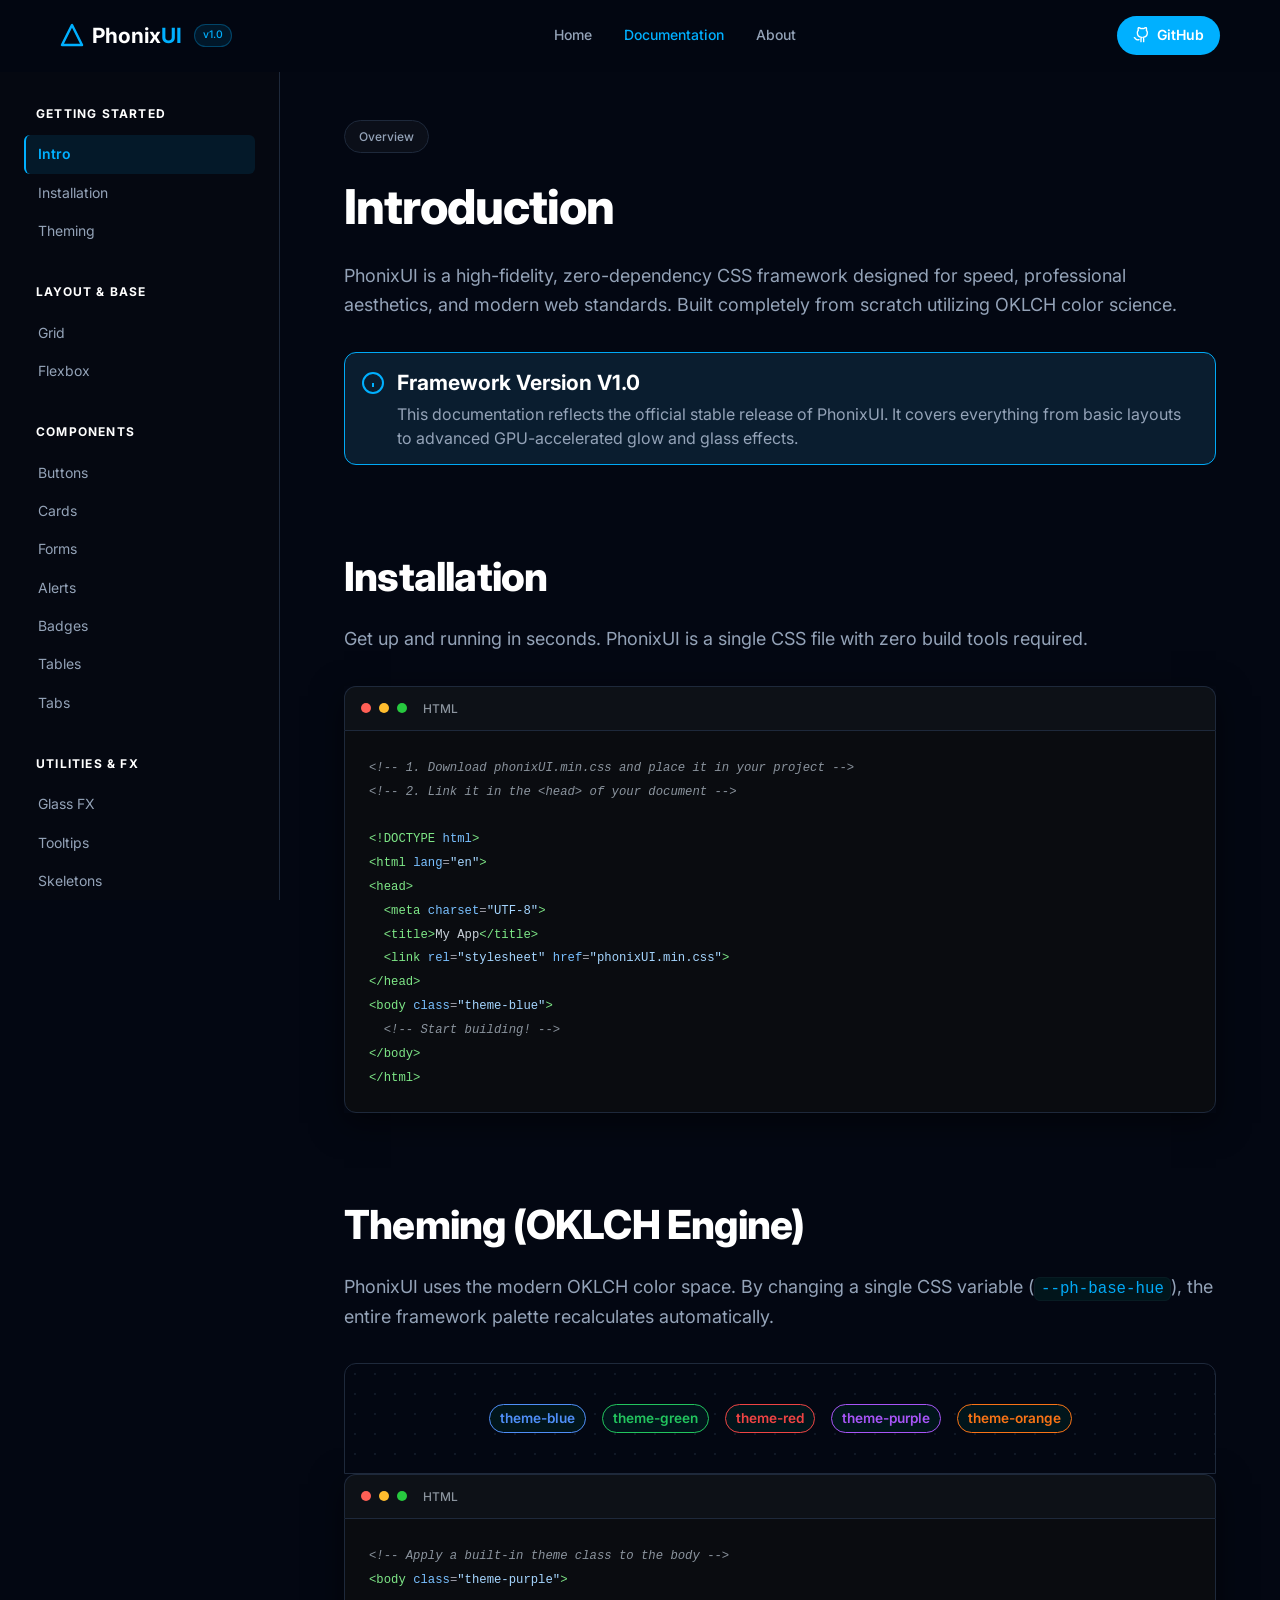
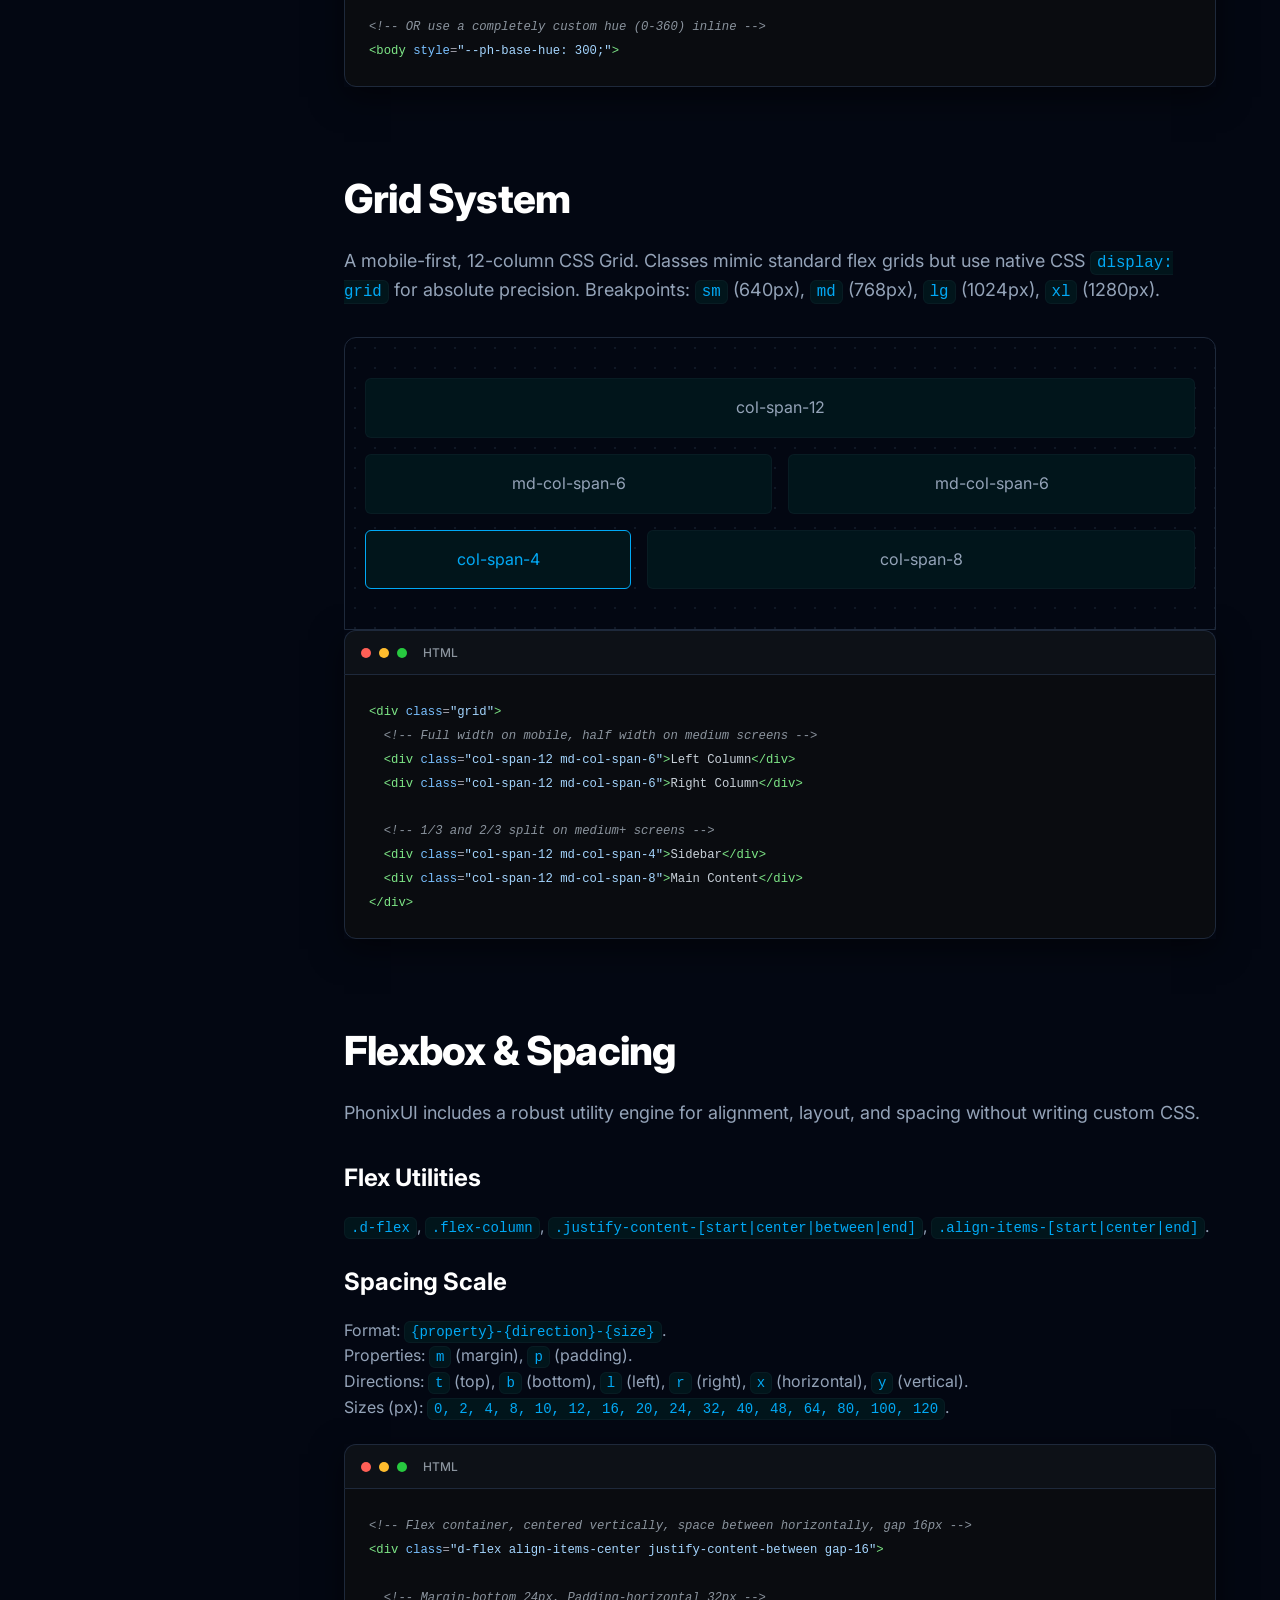
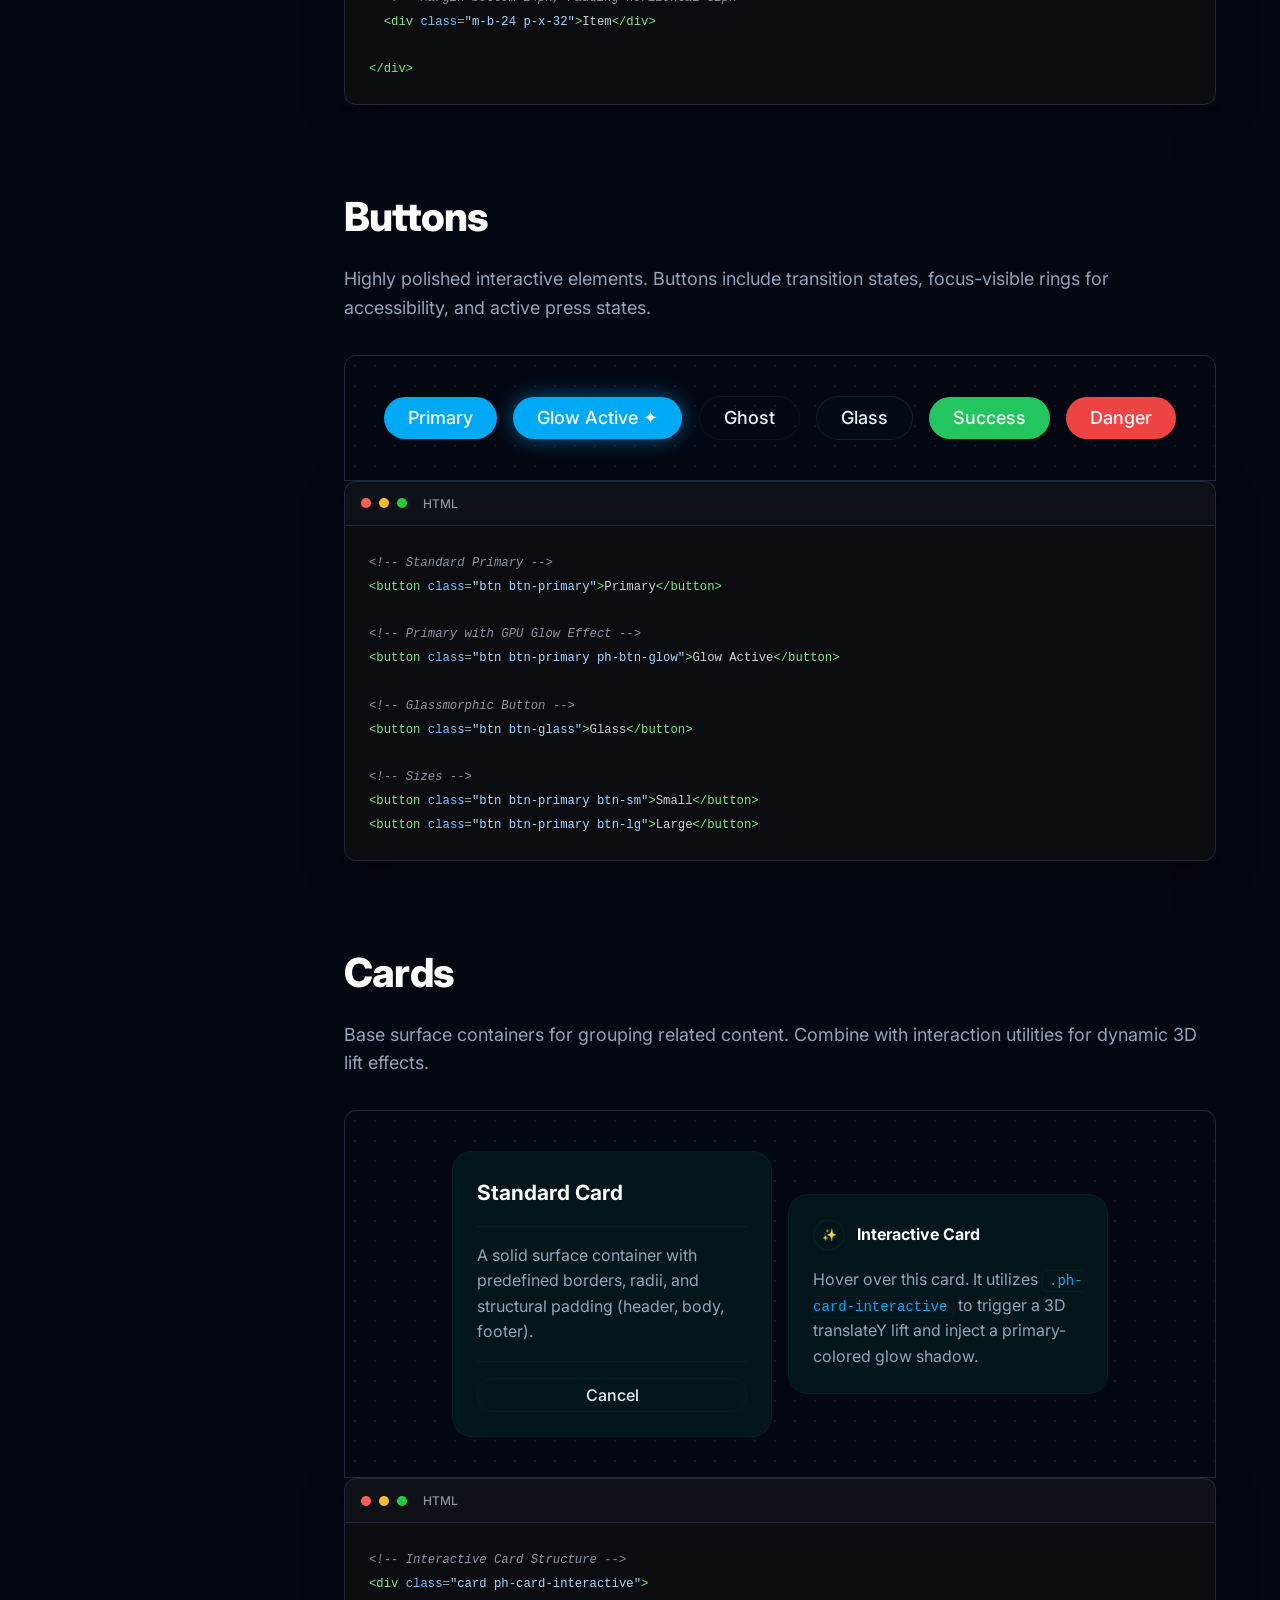
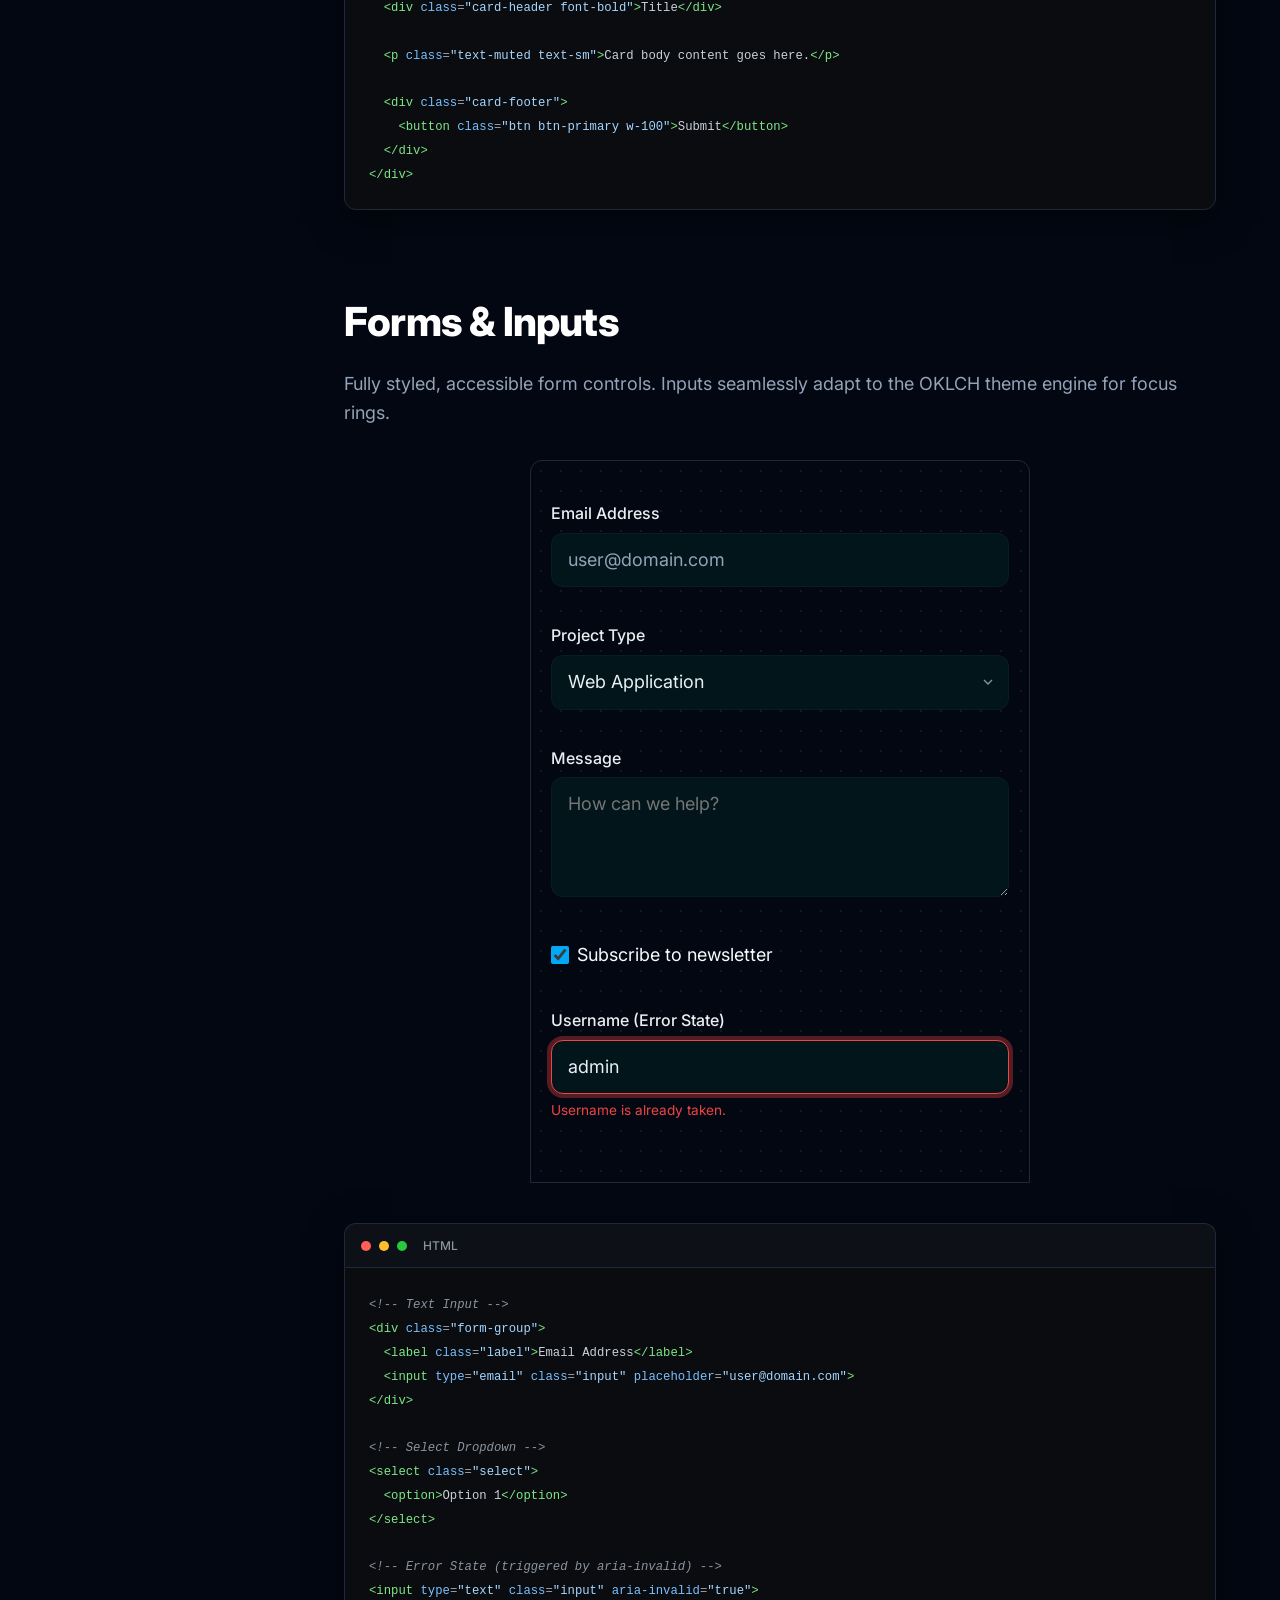
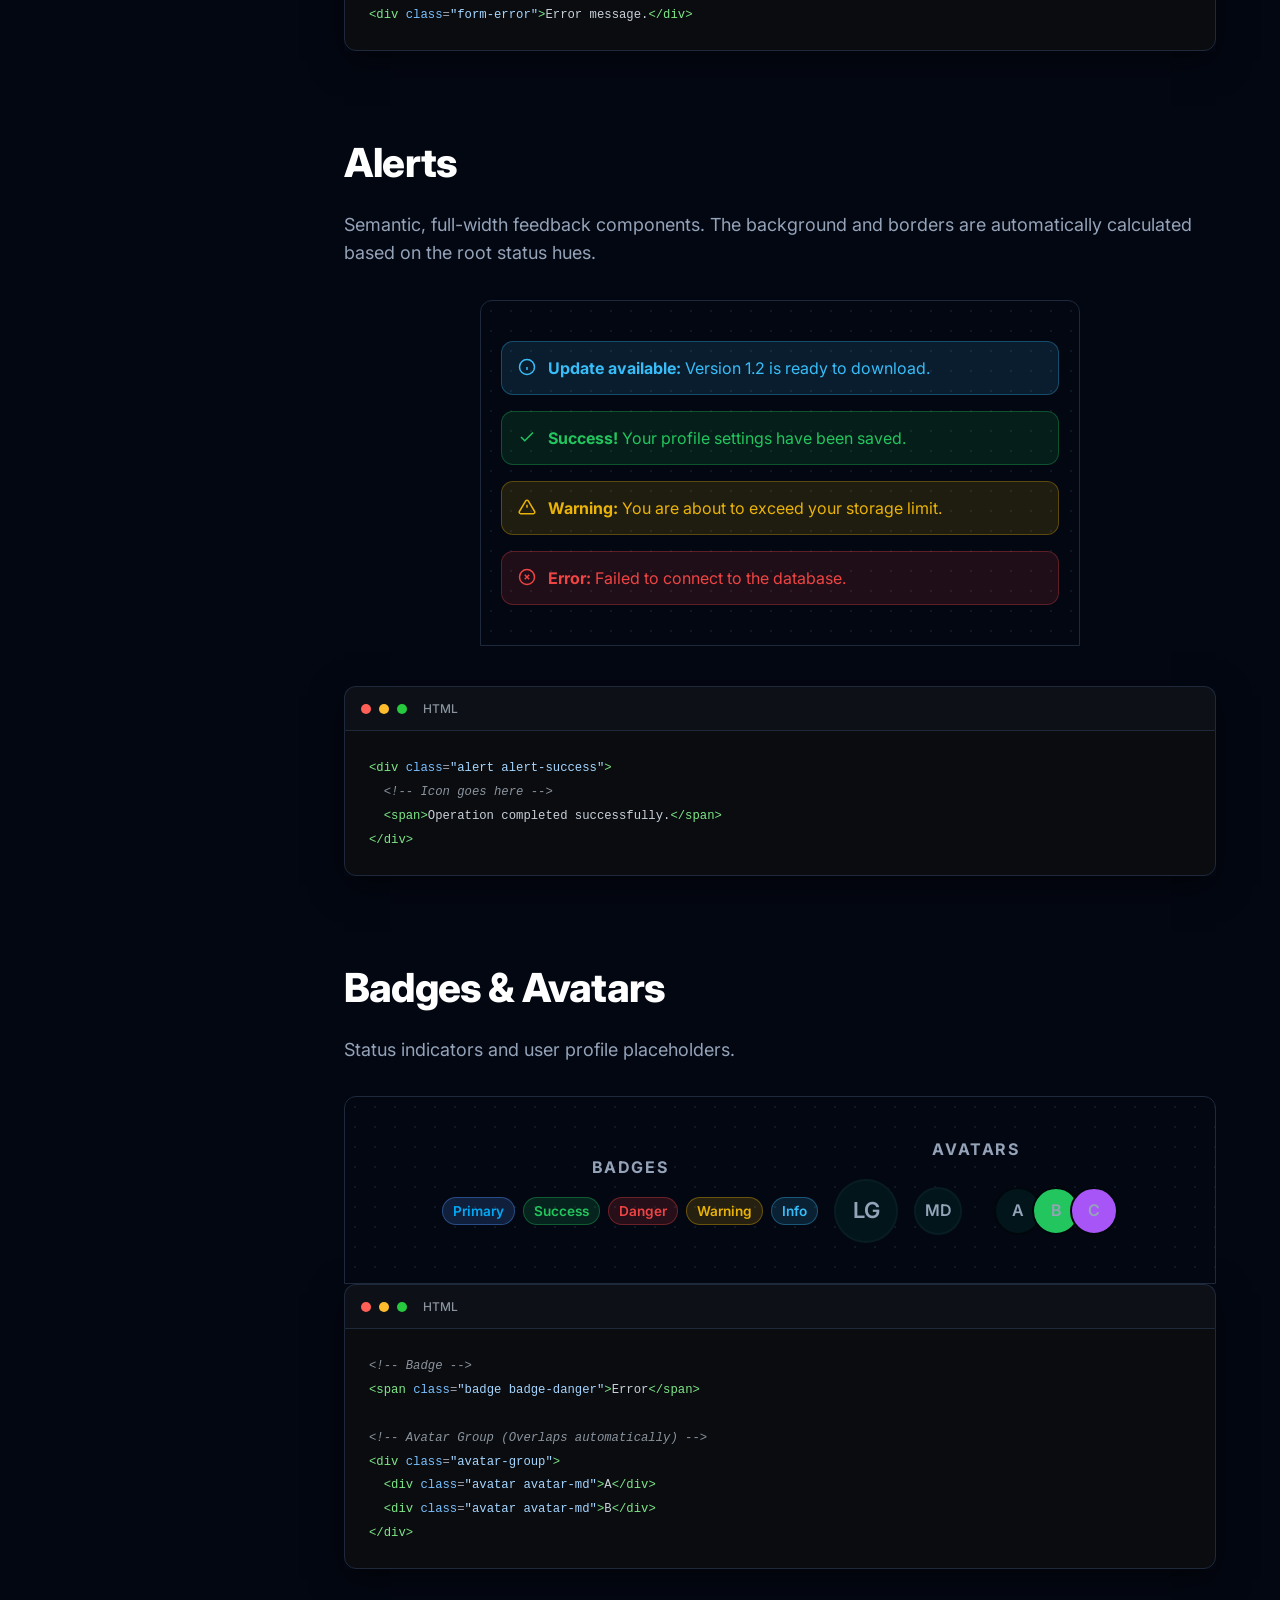
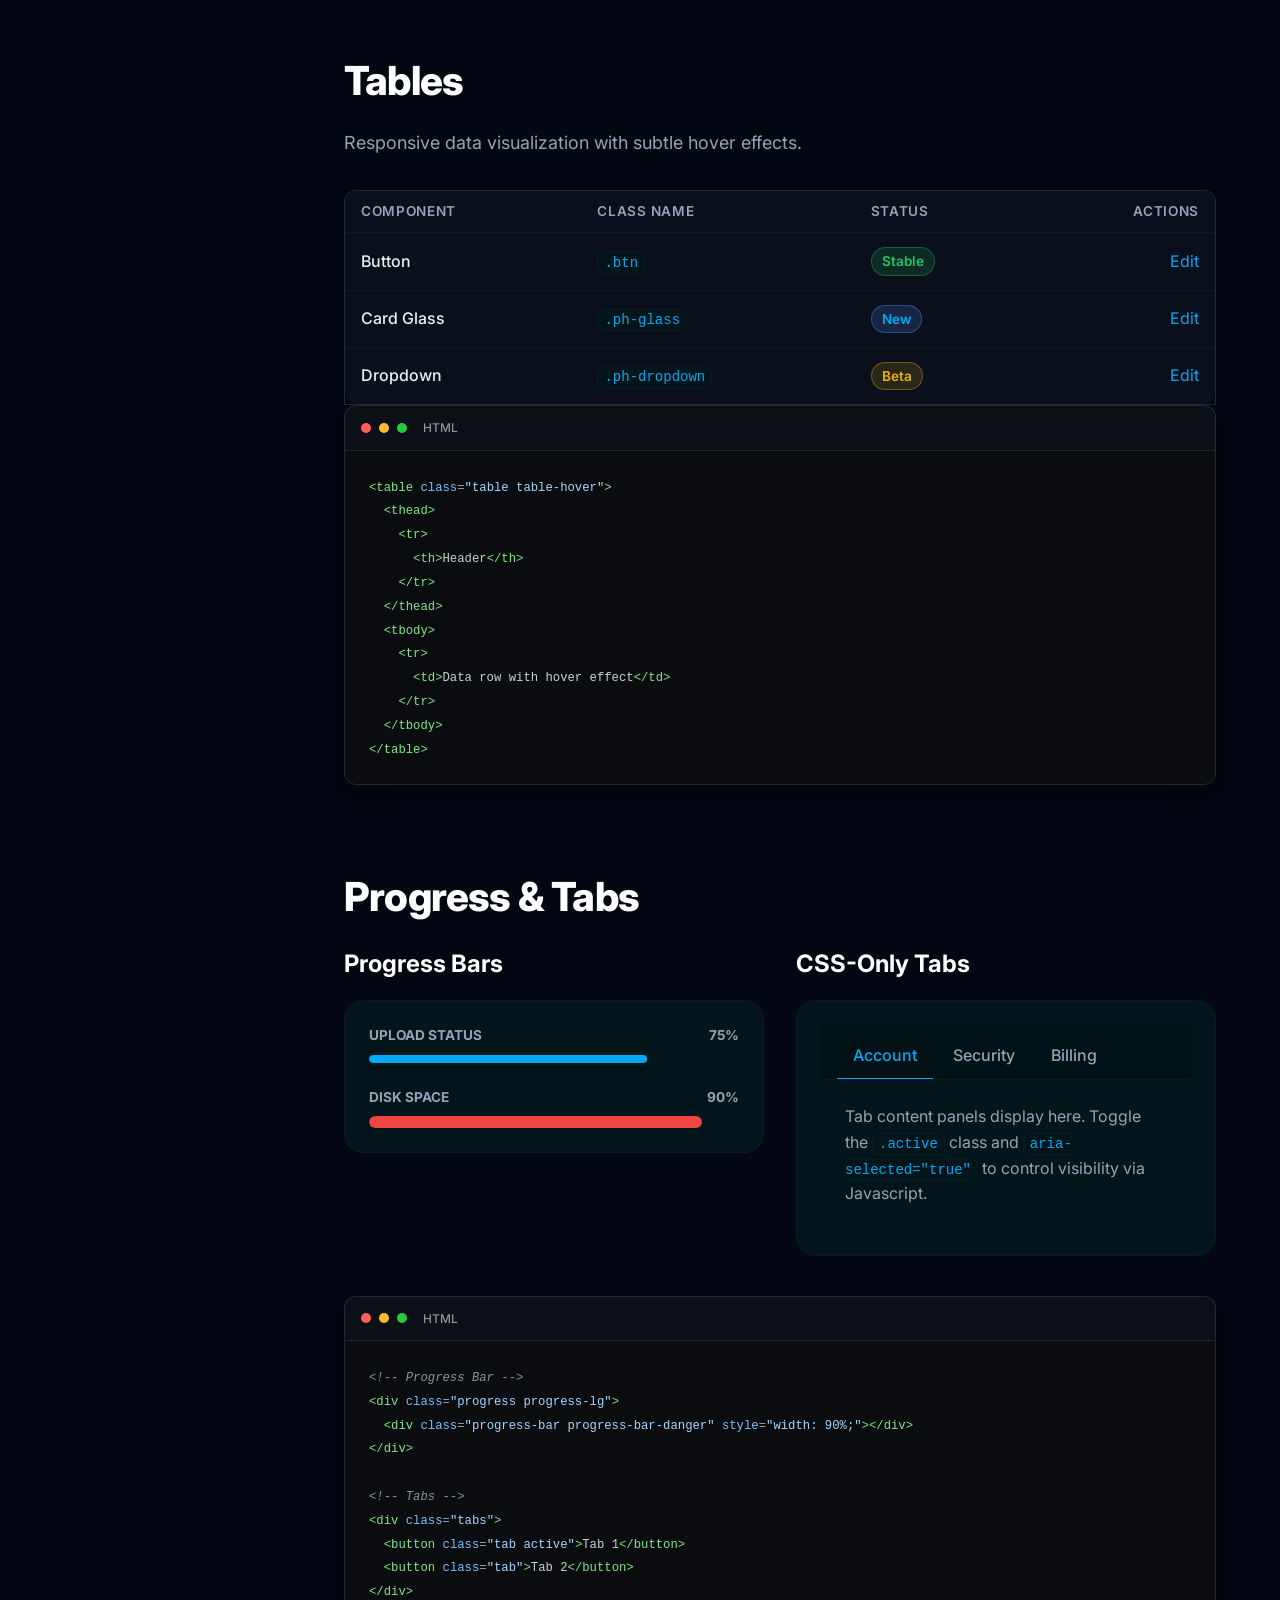
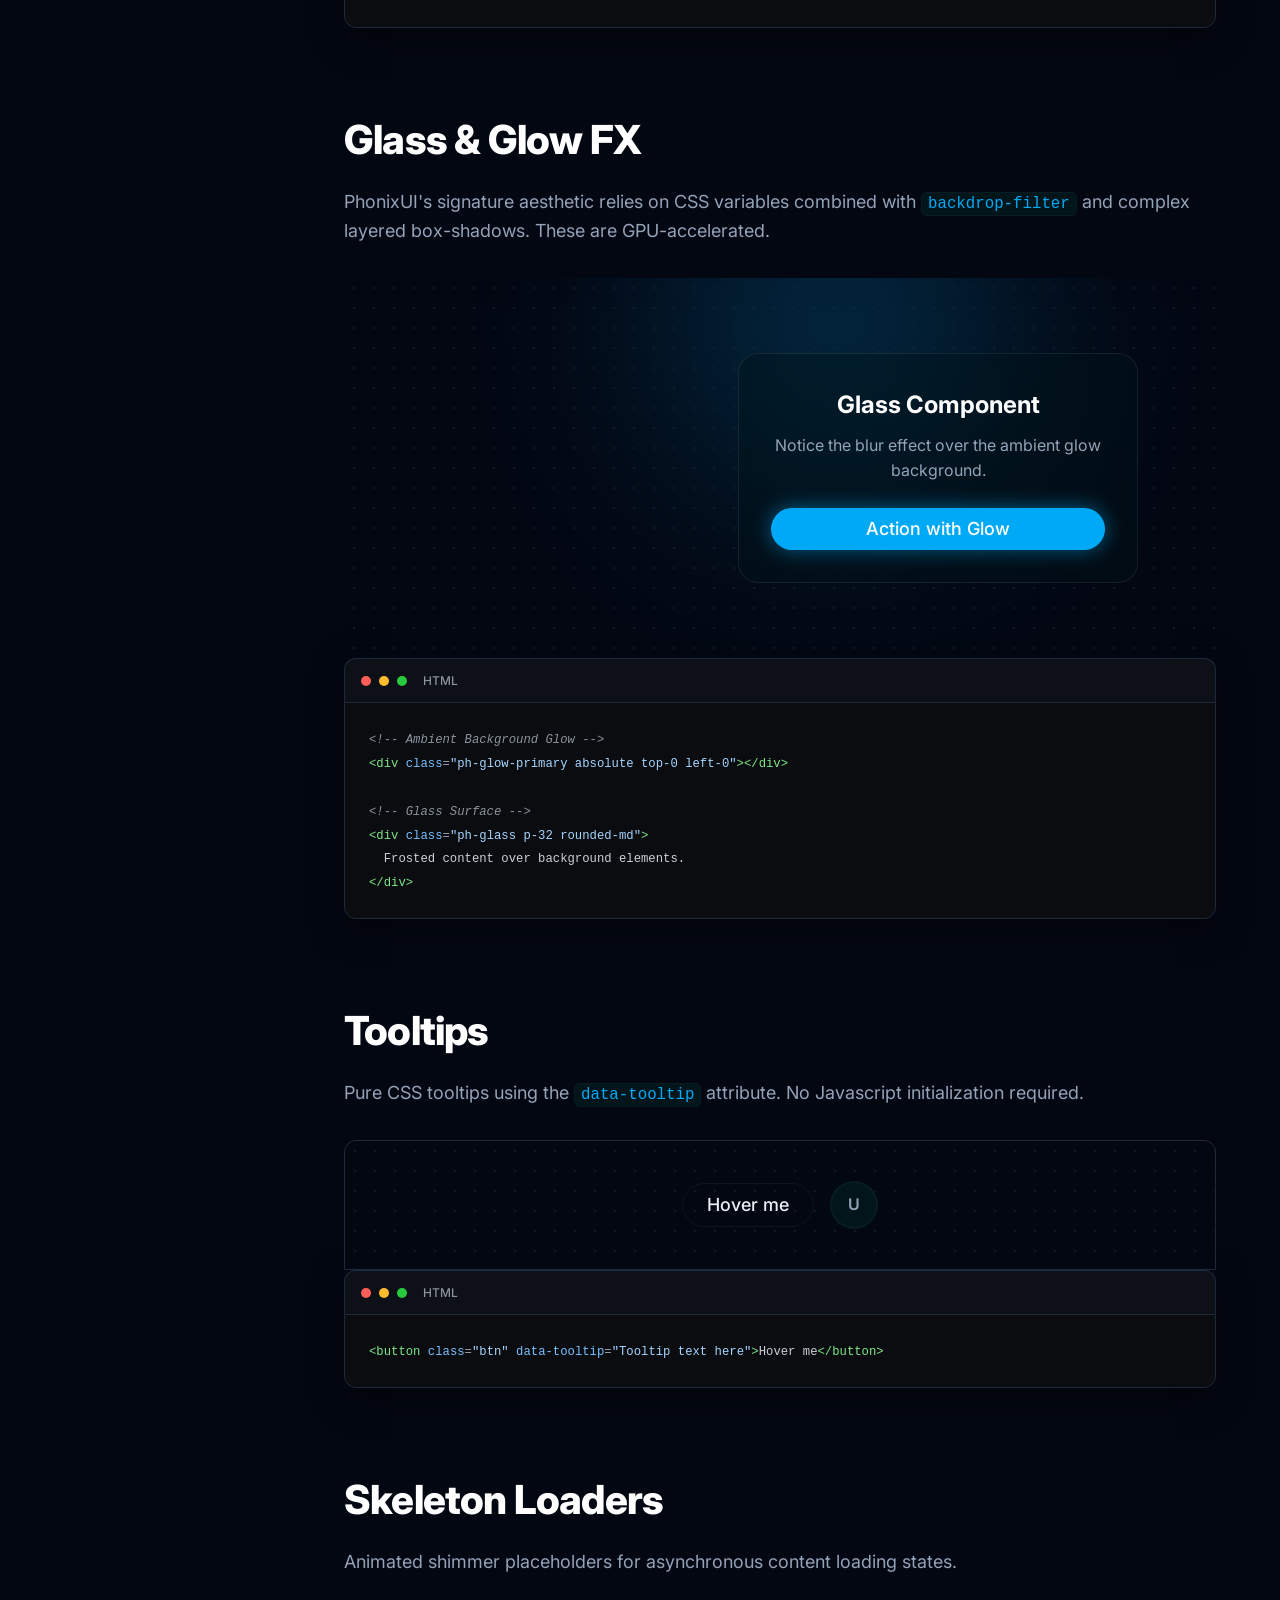
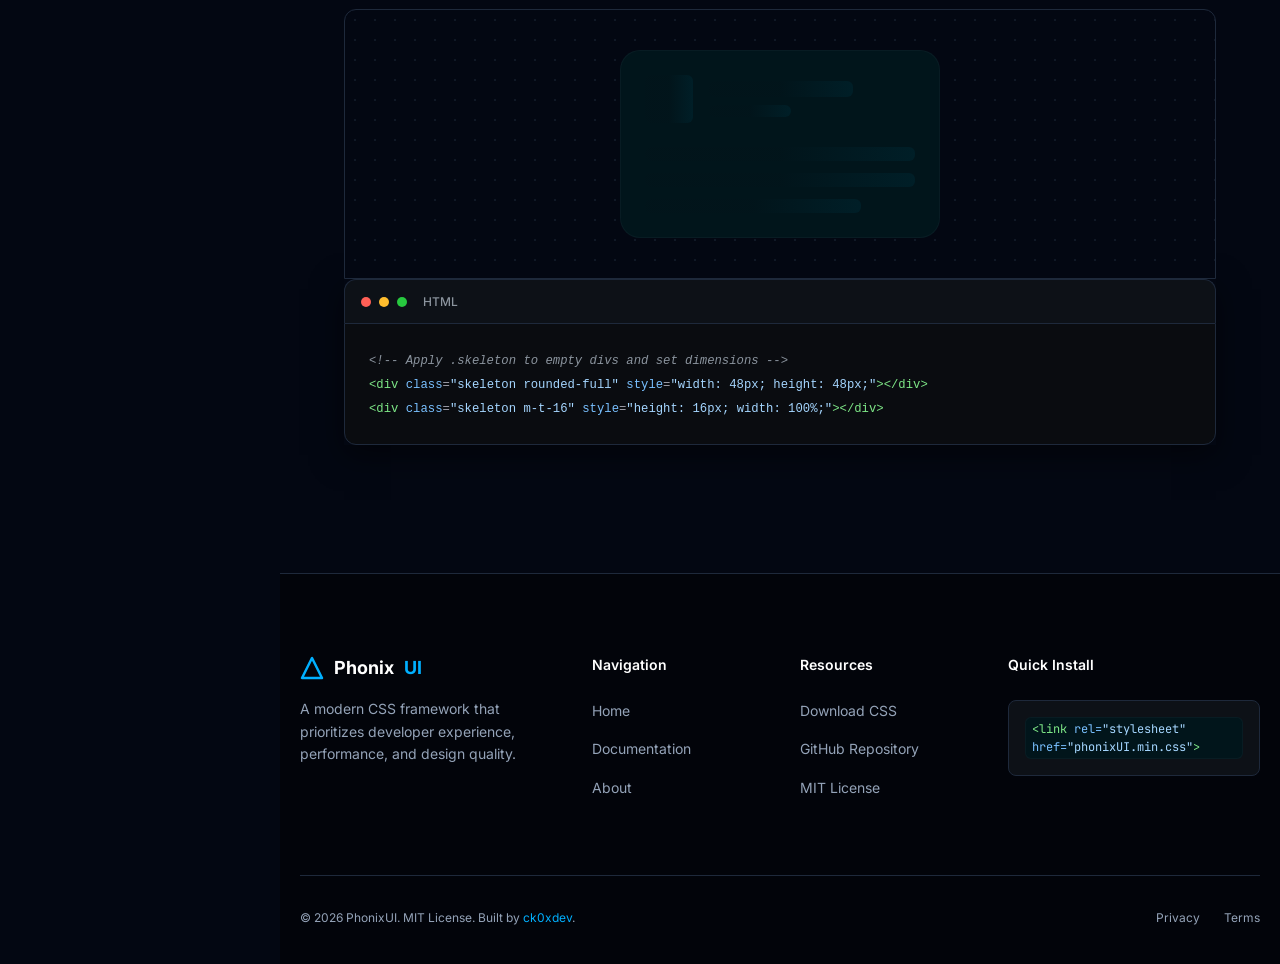
<file: docs.html>
<!DOCTYPE html>
<html lang="en">
<head>
  <meta charset="UTF-8">
  <meta name="viewport" content="width=device-width, initial-scale=1.0, viewport-fit=cover">
  <title>PhonixUI | Documentation</title>
  <meta name="description" content="Complete basic-to-advanced documentation and component guide for PhonixUI V1.0.">
  <link rel="icon" type="image/png" href="./Images/PhonixUI.png">
  <link rel="stylesheet" href="./phonixUI.min.css">
  <style>
    /* ===== PREMIUM OVERRIDES (Fully Responsive Edition) ===== */
    @import url('https://fonts.googleapis.com/css2?family=Inter:wght@400;500;600;700;800&family=JetBrains+Mono:wght@400;500&display=swap');

    :root {
      --ph-cyan: #00b0ff;
      --ph-cyan-hover: #0095ff;
      --ph-bg-dark: #030712;
      --ph-surface-dark: #0a0f1c;
      --ph-surface-light: #111827;
      --ph-border-dim: #1e293b;
      --ph-border-glow: rgba(0, 176, 255, 0.3);
      --ph-text-white: #f8fafc;
      --ph-text-muted: #94a3b8;
      --sidebar-width: 280px;
      --navbar-height: 72px;
    }

    body {
      background-color: var(--ph-bg-dark);
      color: var(--ph-text-white);
      font-family: 'Inter', system-ui, sans-serif;
      -webkit-font-smoothing: antialiased;
      overflow-x: hidden;
    }
    
    html { scroll-behavior: smooth; }

    /* --- Navbar --- */
    .navbar-pro {
      position: fixed; top: 0; left: 0; right: 0;
      height: var(--navbar-height);
      display: flex; align-items: center;
      background: rgba(3, 7, 18, 0.8);
      backdrop-filter: blur(12px); -webkit-backdrop-filter: blur(12px);
      border-bottom: 1px solid transparent; z-index: 100; transition: all 0.3s ease;
    }
    .navbar-pro.scrolled {
      border-bottom: 1px solid var(--ph-border-dim);
      background: rgba(3, 7, 18, 0.95);
    }
    .nav-btn-cyan { background-color: var(--ph-cyan); color: #fff; border-radius: 999px; padding: 8px 16px; font-size: 0.875rem; font-weight: 600; transition: all 0.2s; text-decoration: none; border: none; white-space: nowrap; }
    .nav-btn-cyan:hover { background-color: var(--ph-cyan-hover); transform: translateY(-1px); }
    .nav-center-links { display: none; }
    
    @media (min-width: 768px) { 
      .nav-center-links { display: flex; align-items: center; gap: 32px; } 
    }
    
    .nav-link-item { font-size: 0.875rem; font-weight: 500; color: var(--ph-text-muted); text-decoration: none; transition: color 0.2s ease; }
    .nav-link-item:hover { color: #ffffff; }
    .nav-link-item.active { color: var(--ph-cyan); }
    .pill-tag { display: inline-flex; align-items: center; background: rgba(255,255,255,0.03); border: 1px solid var(--ph-border-dim); color: var(--ph-text-muted); font-size: 0.75rem; font-weight: 500; padding: 6px 14px; border-radius: 999px; white-space: nowrap; }

    /* --- Layout --- */
    .docs-layout { display: flex; min-height: 100vh; padding-top: var(--navbar-height); flex-direction: column; }
    
    @media (min-width: 1025px) {
      .docs-layout { flex-direction: row; }
    }

    /* --- Sidebar Navigation --- */
    .docs-sidebar { 
      background-color: #050811; 
      z-index: 40; 
      transition: all 0.3s ease;
    }
    
    /* Desktop Sidebar */
    @media (min-width: 1025px) {
      .docs-sidebar {
        width: var(--sidebar-width); 
        height: calc(100vh - var(--navbar-height)); 
        position: fixed; left: 0; top: var(--navbar-height); 
        overflow-y: auto; 
        border-right: 1px solid var(--ph-border-dim); 
        padding: 32px 24px; 
      }
      .docs-sidebar::-webkit-scrollbar { width: 6px; }
      .docs-sidebar::-webkit-scrollbar-thumb { background: var(--ph-border-dim); border-radius: 4px; }
      .nav-group { margin-bottom: 32px; }
      .nav-group-title { font-size: 0.75rem; font-weight: 700; text-transform: uppercase; letter-spacing: 0.1em; color: #fff; margin-bottom: 12px; padding-left: 12px; }
      .nav-link { display: block; padding: 8px 12px; font-size: 0.875rem; color: var(--ph-text-muted); border-radius: 6px; transition: all 0.2s; border-left: 2px solid transparent; text-decoration: none; }
      .nav-link:hover { color: #fff; background: var(--ph-surface-dark); }
      .nav-link.active { color: var(--ph-cyan); font-weight: 600; background: rgba(0,176,255,0.1); border-left-color: var(--ph-cyan); }
    }

    /* Mobile/Tablet Horizontal Scrolling Nav */
    @media (max-width: 1024px) {
      .docs-sidebar {
        position: sticky;
        top: var(--navbar-height);
        width: 100%;
        display: flex;
        align-items: center;
        gap: 16px;
        padding: 0 20px;
        border-bottom: 1px solid var(--ph-border-dim);
        overflow-x: auto;
        white-space: nowrap;
        background: rgba(5, 8, 17, 0.95);
        backdrop-filter: blur(12px);
        -webkit-backdrop-filter: blur(12px);
      }
      .docs-sidebar::-webkit-scrollbar { height: 0px; display: none; } /* Hide scrollbar for clean look */
      .nav-group { display: flex; align-items: center; gap: 8px; }
      .nav-group-title { display: none; } /* Hide titles to save space */
      .nav-link { 
        display: inline-block; padding: 16px 12px; font-size: 0.875rem; color: var(--ph-text-muted); 
        border-bottom: 2px solid transparent; text-decoration: none; transition: color 0.2s;
      }
      .nav-link.active { color: var(--ph-cyan); font-weight: 600; border-bottom-color: var(--ph-cyan); }
    }

    /* --- Content Area --- */
    .docs-content { flex: 1; padding: 48px 20px; max-width: 1100px; width: 100%; margin: 0 auto; }
    
    @media (min-width: 1025px) {
      .docs-content { margin-left: var(--sidebar-width); padding: 48px 64px; }
    }

    /* --- Section Styling --- */
    .docs-section { margin-bottom: 80px; scroll-margin-top: 140px; }
    .section-title { font-size: clamp(2rem, 4vw, 2.5rem); font-weight: 800; margin-bottom: 16px; color: #fff; letter-spacing: -0.02em; }
    .section-desc { font-size: clamp(1rem, 2vw, 1.125rem); color: var(--ph-text-muted); margin-bottom: 32px; line-height: 1.6; }
    
    /* --- Example & Code Boxes --- */
    .example-container { 
      background: var(--ph-bg-dark);
      border: 1px solid var(--ph-border-dim); 
      border-radius: 12px 12px 0 0; padding: 40px 20px; 
      display: flex; flex-wrap: wrap; gap: 16px; 
      justify-content: center; align-items: center; 
      position: relative; overflow: hidden;
    }
    @media (max-width: 640px) {
      .example-container { padding: 24px 16px; }
    }
    
    .example-container::before {
      content: ''; position: absolute; top: 0; left: 0; right: 0; bottom: 0;
      background-image: radial-gradient(var(--ph-border-dim) 1px, transparent 1px);
      background-size: 20px 20px; opacity: 0.5; z-index: 0;
    }
    .example-container > * { position: relative; z-index: 1; max-width: 100%; }
    
    .code-container { margin-bottom: 40px; box-shadow: 0 10px 30px rgba(0,0,0,0.5); width: 100%; }
    .code-header { background: #0d1117; border: 1px solid var(--ph-border-dim); border-bottom: none; border-radius: 12px 12px 0 0; padding: 12px 16px; display: flex; align-items: center; gap: 8px; }
    .mac-dot { width: 10px; height: 10px; border-radius: 50%; flex-shrink: 0; }
    .dot-r { background: #ff5f56; } .dot-y { background: #ffbd2e; } .dot-g { background: #27c93f; }
    .code-lang { font-size: 0.75rem; color: #8b949e; margin-left: 8px; font-family: 'Inter', sans-serif; font-weight: 500; }
    
    .code-container pre { 
      border: 1px solid var(--ph-border-dim); border-radius: 0 0 12px 12px; 
      background: #0a0c10; padding: 24px; margin: 0; 
      font-family: 'JetBrains Mono', monospace; font-size: clamp(0.75rem, 2vw, 0.875rem); 
      overflow-x: auto; line-height: 1.7; 
      -webkit-overflow-scrolling: touch;
    }
    
    /* Code Syntax Highlighting */
    .sy-tag { color: #7ee787; } .sy-attr { color: #79c0ff; } .sy-val { color: #a5d6ff; } .sy-text { color: #c9d1d9; } .sy-cmt { color: #8b949e; font-style: italic; } .sy-class { color: #d2a8ff; }

    /* --- Footer --- */
    .footer-pro { 
      background: #02040a; 
      border-top: 1px solid var(--ph-border-dim); 
      padding: 80px 0 40px; 
      font-size: 0.875rem; 
      margin-top: auto; /* Pushes footer to bottom */
    }
    
    @media (min-width: 1025px) {
      .footer-pro { margin-left: var(--sidebar-width); }
    }

    .footer-grid { display: grid; grid-template-columns: 3fr 2fr 2fr 3fr; gap: 40px; margin-bottom: 60px; }
    .f-logo-wrap { display: flex; align-items: center; gap: 10px; margin-bottom: 16px; font-weight: 700; font-size: 1.125rem; }
    .f-desc { color: var(--ph-text-muted); line-height: 1.6; margin-bottom: 24px; max-width: 280px; }
    .f-icon-btn { display: inline-flex; align-items: center; justify-content: center; width: 36px; height: 36px; border: 1px solid var(--ph-border-dim); border-radius: 50%; color: var(--ph-text-muted); transition: all 0.2s; text-decoration: none; }
    .f-icon-btn:hover { border-color: var(--ph-text-muted); color: #fff; }
    .f-title { font-size: 0.875rem; font-weight: 600; color: #fff; margin-bottom: 24px; }
    .f-links { list-style: none; padding: 0; margin: 0; }
    .f-links li { margin-bottom: 16px; }
    .f-links a { color: var(--ph-text-muted); text-decoration: none; transition: color 0.2s; }
    .f-links a:hover { color: #fff; }
    .f-install-box { background: #0d1117; border: 1px solid var(--ph-border-dim); border-radius: 8px; padding: 16px; width: 100%; overflow-x: auto;}
    .f-install-box code { font-family: 'JetBrains Mono', monospace; font-size: 0.75rem; color: #79c0ff; display: block; line-height: 1.5; white-space: nowrap;}
    .f-bottom { border-top: 1px solid var(--ph-border-dim); padding-top: 32px; display: flex; flex-wrap: wrap; gap: 16px; justify-content: space-between; color: var(--ph-text-muted); font-size: 0.75rem; }
    
    /* Footer Responsive Adjustments */
    @media (max-width: 992px) { 
      .footer-grid { grid-template-columns: 1fr 1fr; } 
    }
    @media (max-width: 768px) { 
      .footer-grid { grid-template-columns: 1fr; text-align: center; } 
      .f-logo-wrap { justify-content: center; }
      .f-desc { margin-left: auto; margin-right: auto; }
      .f-bottom { justify-content: center; text-align: center; }
    }
  </style>
</head>
<body>

  <nav class="navbar-pro" id="navbar">
    <div class="container d-flex justify-content-between align-items-center w-100">
      <a href="index.html" class="d-flex align-items-center gap-8" style="color: #fff; text-decoration: none;">
        <svg width="24" height="24" viewBox="0 0 24 24" fill="none" stroke="var(--ph-cyan)" stroke-width="2.5" stroke-linecap="round" stroke-linejoin="round"><path d="M12 2L2 22h20L12 2z"/></svg>
        <span class="font-bold text-lg d-none md-block" style="display:inline-block">Phonix<span style="color: var(--ph-cyan)">UI</span></span>
        <span class="pill-tag d-none md-block" style="padding: 2px 8px; font-size: 0.65rem; border-color: rgba(0, 176, 255, 0.3); background: rgba(0, 176, 255, 0.1); color: var(--ph-cyan); margin-left: 4px;">v1.0</span>
      </a>
      
      <div class="nav-center-links">
        <a href="index.html" class="nav-link-item">Home</a>
        <a href="docs.html" class="nav-link-item active">Documentation</a>
        <a href="about.html" class="nav-link-item">About</a>
      </div>

      <div>
        <a href="https://github.com/ck0xdev/PhonixUI" target="_blank" rel="noopener" class="nav-btn-cyan d-flex align-items-center gap-8" style="text-decoration: none;">
          <svg width="16" height="16" viewBox="0 0 24 24" fill="none" stroke="currentColor" stroke-width="2" stroke-linecap="round" stroke-linejoin="round"><path d="M9 19c-5 1.5-5-2.5-7-3m14 6v-3.87a3.37 3.37 0 0 0-.94-2.61c3.14-.35 6.44-1.54 6.44-7A5.44 5.44 0 0 0 20 4.77 5.07 5.07 0 0 0 19.91 1S18.73.65 16 2.48c-1.37-.38-2.84-.38-4.21 0C9.27.65 8.09 1 8.09 1A5.07 5.07 0 0 0 8 4.77a5.44 5.44 0 0 0-1.5 3.78c0 5.42 3.3 6.61 6.44 7A3.37 3.37 0 0 0 12 18.13V22"/></svg>
          GitHub
        </a>
      </div>
    </div>
  </nav>

  <div class="docs-layout">
    <aside class="docs-sidebar">
      <div class="nav-group">
        <p class="nav-group-title">Getting Started</p>
        <a href="#introduction" class="nav-link active">Intro</a>
        <a href="#installation" class="nav-link">Installation</a>
        <a href="#theming" class="nav-link">Theming</a>
      </div>

      <div class="nav-group">
        <p class="nav-group-title">Layout & Base</p>
        <a href="#grid" class="nav-link">Grid</a>
        <a href="#flex-spacing" class="nav-link">Flexbox</a>
      </div>

      <div class="nav-group">
        <p class="nav-group-title">Components</p>
        <a href="#buttons" class="nav-link">Buttons</a>
        <a href="#cards" class="nav-link">Cards</a>
        <a href="#forms" class="nav-link">Forms</a>
        <a href="#alerts" class="nav-link">Alerts</a>
        <a href="#badges-avatars" class="nav-link">Badges</a>
        <a href="#tables" class="nav-link">Tables</a>
        <a href="#progress-tabs" class="nav-link">Tabs</a>
      </div>

      <div class="nav-group">
        <p class="nav-group-title">Utilities & FX</p>
        <a href="#glass-glow" class="nav-link">Glass FX</a>
        <a href="#tooltips" class="nav-link">Tooltips</a>
        <a href="#skeletons" class="nav-link">Skeletons</a>
      </div>
    </aside>

    <main class="docs-content">
      
      <section id="introduction" class="docs-section">
        <span class="pill-tag m-b-16">Overview</span>
        <h1 class="section-title" style="font-size: clamp(2.5rem, 5vw, 3rem);">Introduction</h1>
        <p class="section-desc">PhonixUI is a high-fidelity, zero-dependency CSS framework designed for speed, professional aesthetics, and modern web standards. Built completely from scratch utilizing OKLCH color science.</p>
        
        <div class="alert alert-info border border-primary bg-surface p-24 rounded-lg d-flex gap-16 m-b-32" style="align-items: flex-start;">
          <svg width="24" height="24" viewBox="0 0 24 24" fill="none" stroke="var(--ph-cyan)" stroke-width="2" class="flex-shrink-0 m-t-4"><circle cx="12" cy="12" r="10"/><line x1="12" y1="16" x2="12" y2="12"/><line x1="12" y1="8" x2="12.01" y2="8"/></svg>
          <div>
            <p class="font-bold text-white m-b-4 text-lg">Framework Version V1.0</p>
            <p class="text-sm text-muted line-height-1\.6">This documentation reflects the official stable release of PhonixUI. It covers everything from basic layouts to advanced GPU-accelerated glow and glass effects.</p>
          </div>
        </div>
      </section>

      <section id="installation" class="docs-section">
        <h2 class="section-title">Installation</h2>
        <p class="section-desc">Get up and running in seconds. PhonixUI is a single CSS file with zero build tools required.</p>
        
        <div class="code-container">
          <div class="code-header">
            <div class="mac-dot dot-r"></div><div class="mac-dot dot-y"></div><div class="mac-dot dot-g"></div>
            <span class="code-lang">HTML</span>
          </div>
          <pre><code><span class="sy-cmt">&lt;!-- 1. Download phonixUI.min.css and place it in your project --&gt;</span>
<span class="sy-cmt">&lt;!-- 2. Link it in the &lt;head&gt; of your document --&gt;</span>

<span class="sy-tag">&lt;!DOCTYPE</span> <span class="sy-attr">html</span><span class="sy-tag">&gt;</span>
<span class="sy-tag">&lt;html</span> <span class="sy-attr">lang</span>=<span class="sy-val">"en"</span><span class="sy-tag">&gt;</span>
<span class="sy-tag">&lt;head&gt;</span>
  <span class="sy-tag">&lt;meta</span> <span class="sy-attr">charset</span>=<span class="sy-val">"UTF-8"</span><span class="sy-tag">&gt;</span>
  <span class="sy-tag">&lt;title&gt;</span><span class="sy-text">My App</span><span class="sy-tag">&lt;/title&gt;</span>
  <span class="sy-tag">&lt;link</span> <span class="sy-attr">rel</span>=<span class="sy-val">"stylesheet"</span> <span class="sy-attr">href</span>=<span class="sy-val">"phonixUI.min.css"</span><span class="sy-tag">&gt;</span>
<span class="sy-tag">&lt;/head&gt;</span>
<span class="sy-tag">&lt;body</span> <span class="sy-attr">class</span>=<span class="sy-val">"theme-blue"</span><span class="sy-tag">&gt;</span>
  <span class="sy-cmt">&lt;!-- Start building! --&gt;</span>
<span class="sy-tag">&lt;/body&gt;</span>
<span class="sy-tag">&lt;/html&gt;</span></code></pre>
        </div>
      </section>

      <section id="theming" class="docs-section">
        <h2 class="section-title">Theming (OKLCH Engine)</h2>
        <p class="section-desc">PhonixUI uses the modern OKLCH color space. By changing a single CSS variable (<code>--ph-base-hue</code>), the entire framework palette recalculates automatically.</p>

        <div class="example-container gap-16">
          <span class="badge border bg-surface p-x-16 p-y-8" style="border-color: #4f8ef7; color: #4f8ef7;">theme-blue</span>
          <span class="badge border bg-surface p-x-16 p-y-8" style="border-color: #22c55e; color: #22c55e;">theme-green</span>
          <span class="badge border bg-surface p-x-16 p-y-8" style="border-color: #ef4444; color: #ef4444;">theme-red</span>
          <span class="badge border bg-surface p-x-16 p-y-8" style="border-color: #a855f7; color: #a855f7;">theme-purple</span>
          <span class="badge border bg-surface p-x-16 p-y-8" style="border-color: #f97316; color: #f97316;">theme-orange</span>
        </div>
        <div class="code-container">
          <div class="code-header">
            <div class="mac-dot dot-r"></div><div class="mac-dot dot-y"></div><div class="mac-dot dot-g"></div>
            <span class="code-lang">HTML</span>
          </div>
          <pre><code><span class="sy-cmt">&lt;!-- Apply a built-in theme class to the body --&gt;</span>
<span class="sy-tag">&lt;body</span> <span class="sy-attr">class</span>=<span class="sy-val">"theme-purple"</span><span class="sy-tag">&gt;</span>

<span class="sy-cmt">&lt;!-- OR use a completely custom hue (0-360) inline --&gt;</span>
<span class="sy-tag">&lt;body</span> <span class="sy-attr">style</span>=<span class="sy-val">"--ph-base-hue: 300;"</span><span class="sy-tag">&gt;</span></code></pre>
        </div>
      </section>

      <section id="grid" class="docs-section">
        <h2 class="section-title">Grid System</h2>
        <p class="section-desc">A mobile-first, 12-column CSS Grid. Classes mimic standard flex grids but use native CSS <code>display: grid</code> for absolute precision. Breakpoints: <code>sm</code> (640px), <code>md</code> (768px), <code>lg</code> (1024px), <code>xl</code> (1280px).</p>
        
        <div class="example-container" style="display: block;">
          <div class="grid w-100 text-center gap-16">
            <div class="col-span-12 p-16 border rounded-sm bg-surface text-muted text-sm">col-span-12</div>
            
            <div class="col-span-12 md-col-span-6 p-16 border rounded-sm bg-surface text-muted text-sm">md-col-span-6</div>
            <div class="col-span-12 md-col-span-6 p-16 border rounded-sm bg-surface text-muted text-sm">md-col-span-6</div>

            <div class="col-span-12 md-col-span-4 p-16 border border-primary rounded-sm bg-surface text-primary text-sm">col-span-4</div>
            <div class="col-span-12 md-col-span-8 p-16 border rounded-sm bg-surface text-muted text-sm">col-span-8</div>
          </div>
        </div>
        <div class="code-container">
          <div class="code-header">
            <div class="mac-dot dot-r"></div><div class="mac-dot dot-y"></div><div class="mac-dot dot-g"></div>
            <span class="code-lang">HTML</span>
          </div>
          <pre><code><span class="sy-tag">&lt;div</span> <span class="sy-attr">class</span>=<span class="sy-val">"grid"</span><span class="sy-tag">&gt;</span>
  <span class="sy-cmt">&lt;!-- Full width on mobile, half width on medium screens --&gt;</span>
  <span class="sy-tag">&lt;div</span> <span class="sy-attr">class</span>=<span class="sy-val">"col-span-12 md-col-span-6"</span><span class="sy-tag">&gt;</span><span class="sy-text">Left Column</span><span class="sy-tag">&lt;/div&gt;</span>
  <span class="sy-tag">&lt;div</span> <span class="sy-attr">class</span>=<span class="sy-val">"col-span-12 md-col-span-6"</span><span class="sy-tag">&gt;</span><span class="sy-text">Right Column</span><span class="sy-tag">&lt;/div&gt;</span>

  <span class="sy-cmt">&lt;!-- 1/3 and 2/3 split on medium+ screens --&gt;</span>
  <span class="sy-tag">&lt;div</span> <span class="sy-attr">class</span>=<span class="sy-val">"col-span-12 md-col-span-4"</span><span class="sy-tag">&gt;</span><span class="sy-text">Sidebar</span><span class="sy-tag">&lt;/div&gt;</span>
  <span class="sy-tag">&lt;div</span> <span class="sy-attr">class</span>=<span class="sy-val">"col-span-12 md-col-span-8"</span><span class="sy-tag">&gt;</span><span class="sy-text">Main Content</span><span class="sy-tag">&lt;/div&gt;</span>
<span class="sy-tag">&lt;/div&gt;</span></code></pre>
        </div>
      </section>

      <section id="flex-spacing" class="docs-section">
        <h2 class="section-title">Flexbox & Spacing</h2>
        <p class="section-desc">PhonixUI includes a robust utility engine for alignment, layout, and spacing without writing custom CSS.</p>

        <h3 class="text-xl font-bold text-white m-b-16">Flex Utilities</h3>
        <p class="text-muted m-b-24 text-sm"><code>.d-flex</code>, <code>.flex-column</code>, <code>.justify-content-[start|center|between|end]</code>, <code>.align-items-[start|center|end]</code>.</p>
        
        <h3 class="text-xl font-bold text-white m-b-16">Spacing Scale</h3>
        <p class="text-muted m-b-24 text-sm">Format: <code>{property}-{direction}-{size}</code>.<br>
        Properties: <code>m</code> (margin), <code>p</code> (padding).<br>
        Directions: <code>t</code> (top), <code>b</code> (bottom), <code>l</code> (left), <code>r</code> (right), <code>x</code> (horizontal), <code>y</code> (vertical).<br>
        Sizes (px): <code>0, 2, 4, 8, 10, 12, 16, 20, 24, 32, 40, 48, 64, 80, 100, 120</code>.</p>

        <div class="code-container">
          <div class="code-header">
            <div class="mac-dot dot-r"></div><div class="mac-dot dot-y"></div><div class="mac-dot dot-g"></div>
            <span class="code-lang">HTML</span>
          </div>
          <pre><code><span class="sy-cmt">&lt;!-- Flex container, centered vertically, space between horizontally, gap 16px --&gt;</span>
<span class="sy-tag">&lt;div</span> <span class="sy-attr">class</span>=<span class="sy-val">"d-flex align-items-center justify-content-between gap-16"</span><span class="sy-tag">&gt;</span>
  
  <span class="sy-cmt">&lt;!-- Margin-bottom 24px, Padding-horizontal 32px --&gt;</span>
  <span class="sy-tag">&lt;div</span> <span class="sy-attr">class</span>=<span class="sy-val">"m-b-24 p-x-32"</span><span class="sy-tag">&gt;</span><span class="sy-text">Item</span><span class="sy-tag">&lt;/div&gt;</span>

<span class="sy-tag">&lt;/div&gt;</span></code></pre>
        </div>
      </section>

      <section id="buttons" class="docs-section">
        <h2 class="section-title">Buttons</h2>
        <p class="section-desc">Highly polished interactive elements. Buttons include transition states, focus-visible rings for accessibility, and active press states.</p>
        
        <div class="example-container">
          <button class="btn btn-primary">Primary</button>
          <button class="btn btn-primary ph-btn-glow">Glow Active ✦</button>
          <button class="btn btn-ghost border">Ghost</button>
          <button class="btn btn-glass">Glass</button>
          <button class="btn btn-success">Success</button>
          <button class="btn btn-danger">Danger</button>
        </div>
        <div class="code-container">
          <div class="code-header">
            <div class="mac-dot dot-r"></div><div class="mac-dot dot-y"></div><div class="mac-dot dot-g"></div>
            <span class="code-lang">HTML</span>
          </div>
          <pre><code><span class="sy-cmt">&lt;!-- Standard Primary --&gt;</span>
<span class="sy-tag">&lt;button</span> <span class="sy-attr">class</span>=<span class="sy-val">"btn btn-primary"</span><span class="sy-tag">&gt;</span><span class="sy-text">Primary</span><span class="sy-tag">&lt;/button&gt;</span>

<span class="sy-cmt">&lt;!-- Primary with GPU Glow Effect --&gt;</span>
<span class="sy-tag">&lt;button</span> <span class="sy-attr">class</span>=<span class="sy-val">"btn btn-primary ph-btn-glow"</span><span class="sy-tag">&gt;</span><span class="sy-text">Glow Active</span><span class="sy-tag">&lt;/button&gt;</span>

<span class="sy-cmt">&lt;!-- Glassmorphic Button --&gt;</span>
<span class="sy-tag">&lt;button</span> <span class="sy-attr">class</span>=<span class="sy-val">"btn btn-glass"</span><span class="sy-tag">&gt;</span><span class="sy-text">Glass</span><span class="sy-tag">&lt;/button&gt;</span>

<span class="sy-cmt">&lt;!-- Sizes --&gt;</span>
<span class="sy-tag">&lt;button</span> <span class="sy-attr">class</span>=<span class="sy-val">"btn btn-primary btn-sm"</span><span class="sy-tag">&gt;</span><span class="sy-text">Small</span><span class="sy-tag">&lt;/button&gt;</span>
<span class="sy-tag">&lt;button</span> <span class="sy-attr">class</span>=<span class="sy-val">"btn btn-primary btn-lg"</span><span class="sy-tag">&gt;</span><span class="sy-text">Large</span><span class="sy-tag">&lt;/button&gt;</span></code></pre>
        </div>
      </section>

      <section id="cards" class="docs-section">
        <h2 class="section-title">Cards</h2>
        <p class="section-desc">Base surface containers for grouping related content. Combine with interaction utilities for dynamic 3D lift effects.</p>
        
        <div class="example-container align-items-stretch">
          <div class="card w-100 bg-surface border" style="max-width: 320px;">
            <div class="card-header font-bold text-white text-lg">Standard Card</div>
            <p class="text-muted text-sm line-height-1\.6">A solid surface container with predefined borders, radii, and structural padding (header, body, footer).</p>
            <div class="card-footer">
              <button class="btn btn-ghost btn-sm w-100 border">Cancel</button>
            </div>
          </div>

          <div class="card bg-surface border ph-card-interactive w-100" style="max-width: 320px;">
             <div class="d-flex align-items-center gap-12 m-b-16">
               <div class="avatar avatar-sm bg-primary text-white">✨</div>
               <div class="font-bold text-white">Interactive Card</div>
             </div>
             <p class="text-muted text-sm line-height-1\.6">Hover over this card. It utilizes <code>.ph-card-interactive</code> to trigger a 3D translateY lift and inject a primary-colored glow shadow.</p>
          </div>
        </div>
        <div class="code-container">
          <div class="code-header">
            <div class="mac-dot dot-r"></div><div class="mac-dot dot-y"></div><div class="mac-dot dot-g"></div>
            <span class="code-lang">HTML</span>
          </div>
          <pre><code><span class="sy-cmt">&lt;!-- Interactive Card Structure --&gt;</span>
<span class="sy-tag">&lt;div</span> <span class="sy-attr">class</span>=<span class="sy-val">"card ph-card-interactive"</span><span class="sy-tag">&gt;</span>
  <span class="sy-tag">&lt;div</span> <span class="sy-attr">class</span>=<span class="sy-val">"card-header font-bold"</span><span class="sy-tag">&gt;</span><span class="sy-text">Title</span><span class="sy-tag">&lt;/div&gt;</span>
  
  <span class="sy-tag">&lt;p</span> <span class="sy-attr">class</span>=<span class="sy-val">"text-muted text-sm"</span><span class="sy-tag">&gt;</span><span class="sy-text">Card body content goes here.</span><span class="sy-tag">&lt;/p&gt;</span>
  
  <span class="sy-tag">&lt;div</span> <span class="sy-attr">class</span>=<span class="sy-val">"card-footer"</span><span class="sy-tag">&gt;</span>
    <span class="sy-tag">&lt;button</span> <span class="sy-attr">class</span>=<span class="sy-val">"btn btn-primary w-100"</span><span class="sy-tag">&gt;</span><span class="sy-text">Submit</span><span class="sy-tag">&lt;/button&gt;</span>
  <span class="sy-tag">&lt;/div&gt;</span>
<span class="sy-tag">&lt;/div&gt;</span></code></pre>
        </div>
      </section>

      <section id="forms" class="docs-section">
        <h2 class="section-title">Forms & Inputs</h2>
        <p class="section-desc">Fully styled, accessible form controls. Inputs seamlessly adapt to the OKLCH theme engine for focus rings.</p>
        
        <div class="example-container" style="flex-direction: column; align-items: stretch; max-width: 500px; margin: 0 auto 40px auto;">
          <div class="form-group">
            <label class="label">Email Address</label>
            <input type="email" class="input bg-surface border" placeholder="user@domain.com">
          </div>
          
          <div class="form-group">
            <label class="label">Project Type</label>
            <select class="select bg-surface border">
              <option>Web Application</option>
              <option>Mobile App</option>
              <option>Design System</option>
            </select>
          </div>

          <div class="form-group">
            <label class="label">Message</label>
            <textarea class="textarea bg-surface border" placeholder="How can we help?"></textarea>
          </div>

          <div class="form-group">
             <label class="checkbox">
               <input type="checkbox" checked> Subscribe to newsletter
             </label>
          </div>

          <div class="form-group">
            <label class="label">Username (Error State)</label>
            <input type="text" class="input bg-surface border" aria-invalid="true" value="admin">
            <div class="form-error">Username is already taken.</div>
          </div>
        </div>

        <div class="code-container">
          <div class="code-header">
            <div class="mac-dot dot-r"></div><div class="mac-dot dot-y"></div><div class="mac-dot dot-g"></div>
            <span class="code-lang">HTML</span>
          </div>
          <pre><code><span class="sy-cmt">&lt;!-- Text Input --&gt;</span>
<span class="sy-tag">&lt;div</span> <span class="sy-attr">class</span>=<span class="sy-val">"form-group"</span><span class="sy-tag">&gt;</span>
  <span class="sy-tag">&lt;label</span> <span class="sy-attr">class</span>=<span class="sy-val">"label"</span><span class="sy-tag">&gt;</span><span class="sy-text">Email Address</span><span class="sy-tag">&lt;/label&gt;</span>
  <span class="sy-tag">&lt;input</span> <span class="sy-attr">type</span>=<span class="sy-val">"email"</span> <span class="sy-attr">class</span>=<span class="sy-val">"input"</span> <span class="sy-attr">placeholder</span>=<span class="sy-val">"user@domain.com"</span><span class="sy-tag">&gt;</span>
<span class="sy-tag">&lt;/div&gt;</span>

<span class="sy-cmt">&lt;!-- Select Dropdown --&gt;</span>
<span class="sy-tag">&lt;select</span> <span class="sy-attr">class</span>=<span class="sy-val">"select"</span><span class="sy-tag">&gt;</span>
  <span class="sy-tag">&lt;option&gt;</span><span class="sy-text">Option 1</span><span class="sy-tag">&lt;/option&gt;</span>
<span class="sy-tag">&lt;/select&gt;</span>

<span class="sy-cmt">&lt;!-- Error State (triggered by aria-invalid) --&gt;</span>
<span class="sy-tag">&lt;input</span> <span class="sy-attr">type</span>=<span class="sy-val">"text"</span> <span class="sy-attr">class</span>=<span class="sy-val">"input"</span> <span class="sy-attr">aria-invalid</span>=<span class="sy-val">"true"</span><span class="sy-tag">&gt;</span>
<span class="sy-tag">&lt;div</span> <span class="sy-attr">class</span>=<span class="sy-val">"form-error"</span><span class="sy-tag">&gt;</span><span class="sy-text">Error message.</span><span class="sy-tag">&lt;/div&gt;</span></code></pre>
        </div>
      </section>

      <section id="alerts" class="docs-section">
        <h2 class="section-title">Alerts</h2>
        <p class="section-desc">Semantic, full-width feedback components. The background and borders are automatically calculated based on the root status hues.</p>
        
        <div class="example-container" style="flex-direction: column; align-items: stretch; max-width: 600px; margin: 0 auto 40px auto;">
          <div class="alert alert-info">
            <svg width="18" height="18" viewBox="0 0 24 24" fill="none" stroke="currentColor" stroke-width="2" class="alert-icon"><circle cx="12" cy="12" r="10"/><line x1="12" y1="16" x2="12" y2="12"/><line x1="12" y1="8" x2="12.01" y2="8"/></svg>
            <span><strong>Update available:</strong> Version 1.2 is ready to download.</span>
          </div>
          <div class="alert alert-success">
            <svg width="18" height="18" viewBox="0 0 24 24" fill="none" stroke="currentColor" stroke-width="2" class="alert-icon"><polyline points="20 6 9 17 4 12"/></svg>
            <span><strong>Success!</strong> Your profile settings have been saved.</span>
          </div>
          <div class="alert alert-warning">
            <svg width="18" height="18" viewBox="0 0 24 24" fill="none" stroke="currentColor" stroke-width="2" class="alert-icon"><path d="M10.29 3.86L1.82 18a2 2 0 0 0 1.71 3h16.94a2 2 0 0 0 1.71-3L13.71 3.86a2 2 0 0 0-3.42 0z"/><line x1="12" y1="9" x2="12" y2="13"/><line x1="12" y1="17" x2="12.01" y2="17"/></svg>
            <span><strong>Warning:</strong> You are about to exceed your storage limit.</span>
          </div>
          <div class="alert alert-danger">
            <svg width="18" height="18" viewBox="0 0 24 24" fill="none" stroke="currentColor" stroke-width="2" class="alert-icon"><circle cx="12" cy="12" r="10"/><line x1="15" y1="9" x2="9" y2="15"/><line x1="9" y1="9" x2="15" y2="15"/></svg>
            <span><strong>Error:</strong> Failed to connect to the database.</span>
          </div>
        </div>
        <div class="code-container">
          <div class="code-header">
            <div class="mac-dot dot-r"></div><div class="mac-dot dot-y"></div><div class="mac-dot dot-g"></div>
            <span class="code-lang">HTML</span>
          </div>
          <pre><code><span class="sy-tag">&lt;div</span> <span class="sy-attr">class</span>=<span class="sy-val">"alert alert-success"</span><span class="sy-tag">&gt;</span>
  <span class="sy-cmt">&lt;!-- Icon goes here --&gt;</span>
  <span class="sy-tag">&lt;span&gt;</span><span class="sy-text">Operation completed successfully.</span><span class="sy-tag">&lt;/span&gt;</span>
<span class="sy-tag">&lt;/div&gt;</span></code></pre>
        </div>
      </section>

      <section id="badges-avatars" class="docs-section">
        <h2 class="section-title">Badges & Avatars</h2>
        <p class="section-desc">Status indicators and user profile placeholders.</p>
        
        <div class="example-container gap-32">
          <div class="d-flex flex-column gap-16 align-items-center">
            <div class="text-sm text-muted font-bold uppercase tracking-wider">Badges</div>
            <div class="d-flex flex-wrap gap-8 justify-content-center">
              <span class="badge badge-primary">Primary</span>
              <span class="badge badge-success">Success</span>
              <span class="badge badge-danger">Danger</span>
              <span class="badge badge-warning">Warning</span>
              <span class="badge badge-info">Info</span>
            </div>
          </div>
          
          <div class="d-flex flex-column gap-16 align-items-center">
            <div class="text-sm text-muted font-bold uppercase tracking-wider">Avatars</div>
            <div class="d-flex align-items-center gap-16 flex-wrap justify-content-center">
              <div class="avatar avatar-lg bg-surface border text-primary">LG</div>
              <div class="avatar avatar-md bg-surface border text-primary">MD</div>
              
              <div class="avatar-group m-l-16">
                <div class="avatar avatar-md bg-primary text-white">A</div>
                <div class="avatar avatar-md text-white" style="background: #22c55e;">B</div>
                <div class="avatar avatar-md text-white" style="background: #a855f7;">C</div>
              </div>
            </div>
          </div>
        </div>
        
        <div class="code-container">
          <div class="code-header">
            <div class="mac-dot dot-r"></div><div class="mac-dot dot-y"></div><div class="mac-dot dot-g"></div>
            <span class="code-lang">HTML</span>
          </div>
          <pre><code><span class="sy-cmt">&lt;!-- Badge --&gt;</span>
<span class="sy-tag">&lt;span</span> <span class="sy-attr">class</span>=<span class="sy-val">"badge badge-danger"</span><span class="sy-tag">&gt;</span><span class="sy-text">Error</span><span class="sy-tag">&lt;/span&gt;</span>

<span class="sy-cmt">&lt;!-- Avatar Group (Overlaps automatically) --&gt;</span>
<span class="sy-tag">&lt;div</span> <span class="sy-attr">class</span>=<span class="sy-val">"avatar-group"</span><span class="sy-tag">&gt;</span>
  <span class="sy-tag">&lt;div</span> <span class="sy-attr">class</span>=<span class="sy-val">"avatar avatar-md"</span><span class="sy-tag">&gt;</span><span class="sy-text">A</span><span class="sy-tag">&lt;/div&gt;</span>
  <span class="sy-tag">&lt;div</span> <span class="sy-attr">class</span>=<span class="sy-val">"avatar avatar-md"</span><span class="sy-tag">&gt;</span><span class="sy-text">B</span><span class="sy-tag">&lt;/div&gt;</span>
<span class="sy-tag">&lt;/div&gt;</span></code></pre>
        </div>
      </section>

      <section id="tables" class="docs-section">
        <h2 class="section-title">Tables</h2>
        <p class="section-desc">Responsive data visualization with subtle hover effects.</p>
        
        <div class="example-container" style="display: block; padding: 0;">
          <div class="overflow-x-auto w-100">
            <table class="table table-hover w-100" style="background: var(--ph-surface-dark); border-radius: 12px; min-width: 500px;">
              <thead>
                <tr>
                  <th>Component</th>
                  <th>Class Name</th>
                  <th>Status</th>
                  <th class="text-right">Actions</th>
                </tr>
              </thead>
              <tbody>
                <tr>
                  <td class="font-medium text-white">Button</td>
                  <td><code>.btn</code></td>
                  <td><span class="badge badge-success">Stable</span></td>
                  <td class="text-right"><a href="#" class="text-primary text-sm hover-text-white" style="text-decoration:none">Edit</a></td>
                </tr>
                <tr>
                  <td class="font-medium text-white">Card Glass</td>
                  <td><code>.ph-glass</code></td>
                  <td><span class="badge badge-primary">New</span></td>
                  <td class="text-right"><a href="#" class="text-primary text-sm hover-text-white" style="text-decoration:none">Edit</a></td>
                </tr>
                <tr>
                  <td class="font-medium text-white">Dropdown</td>
                  <td><code>.ph-dropdown</code></td>
                  <td><span class="badge badge-warning">Beta</span></td>
                  <td class="text-right"><a href="#" class="text-primary text-sm hover-text-white" style="text-decoration:none">Edit</a></td>
                </tr>
              </tbody>
            </table>
          </div>
        </div>
        <div class="code-container">
          <div class="code-header">
            <div class="mac-dot dot-r"></div><div class="mac-dot dot-y"></div><div class="mac-dot dot-g"></div>
            <span class="code-lang">HTML</span>
          </div>
          <pre><code><span class="sy-tag">&lt;table</span> <span class="sy-attr">class</span>=<span class="sy-val">"table table-hover"</span><span class="sy-tag">&gt;</span>
  <span class="sy-tag">&lt;thead&gt;</span>
    <span class="sy-tag">&lt;tr&gt;</span>
      <span class="sy-tag">&lt;th&gt;</span><span class="sy-text">Header</span><span class="sy-tag">&lt;/th&gt;</span>
    <span class="sy-tag">&lt;/tr&gt;</span>
  <span class="sy-tag">&lt;/thead&gt;</span>
  <span class="sy-tag">&lt;tbody&gt;</span>
    <span class="sy-tag">&lt;tr&gt;</span>
      <span class="sy-tag">&lt;td&gt;</span><span class="sy-text">Data row with hover effect</span><span class="sy-tag">&lt;/td&gt;</span>
    <span class="sy-tag">&lt;/tr&gt;</span>
  <span class="sy-tag">&lt;/tbody&gt;</span>
<span class="sy-tag">&lt;/table&gt;</span></code></pre>
        </div>
      </section>

      <section id="progress-tabs" class="docs-section">
        <h2 class="section-title">Progress & Tabs</h2>
        
        <div class="grid gap-32">
          <div class="col-span-12 md-col-span-6">
            <h3 class="text-xl font-bold text-white m-b-16">Progress Bars</h3>
            <div class="card bg-surface-dark border p-24">
              <div class="m-b-8 d-flex justify-content-between text-xs font-bold text-muted uppercase">
                <span>Upload Status</span><span>75%</span>
              </div>
              <div class="progress m-b-24">
                <div class="progress-bar" style="width: 75%;"></div>
              </div>

              <div class="m-b-8 d-flex justify-content-between text-xs font-bold text-muted uppercase">
                <span>Disk Space</span><span>90%</span>
              </div>
              <div class="progress progress-lg">
                <div class="progress-bar progress-bar-danger" style="width: 90%;"></div>
              </div>
            </div>
          </div>

          <div class="col-span-12 md-col-span-6">
            <h3 class="text-xl font-bold text-white m-b-16">CSS-Only Tabs</h3>
            <div class="card bg-surface-dark border p-0 overflow-hidden">
              <div class="tabs p-x-16 p-t-8" style="background: rgba(0,0,0,0.2); overflow-x: auto; white-space: nowrap;">
                <button class="tab active" aria-selected="true">Account</button>
                <button class="tab">Security</button>
                <button class="tab">Billing</button>
              </div>
              <div class="p-24">
                <p class="text-sm text-muted m-0">Tab content panels display here. Toggle the <code>.active</code> class and <code>aria-selected="true"</code> to control visibility via Javascript.</p>
              </div>
            </div>
          </div>
        </div>

        <div class="code-container m-t-40">
          <div class="code-header">
            <div class="mac-dot dot-r"></div><div class="mac-dot dot-y"></div><div class="mac-dot dot-g"></div>
            <span class="code-lang">HTML</span>
          </div>
          <pre><code><span class="sy-cmt">&lt;!-- Progress Bar --&gt;</span>
<span class="sy-tag">&lt;div</span> <span class="sy-attr">class</span>=<span class="sy-val">"progress progress-lg"</span><span class="sy-tag">&gt;</span>
  <span class="sy-tag">&lt;div</span> <span class="sy-attr">class</span>=<span class="sy-val">"progress-bar progress-bar-danger"</span> <span class="sy-attr">style</span>=<span class="sy-val">"width: 90%;"</span><span class="sy-tag">&gt;</span><span class="sy-tag">&lt;/div&gt;</span>
<span class="sy-tag">&lt;/div&gt;</span>

<span class="sy-cmt">&lt;!-- Tabs --&gt;</span>
<span class="sy-tag">&lt;div</span> <span class="sy-attr">class</span>=<span class="sy-val">"tabs"</span><span class="sy-tag">&gt;</span>
  <span class="sy-tag">&lt;button</span> <span class="sy-attr">class</span>=<span class="sy-val">"tab active"</span><span class="sy-tag">&gt;</span><span class="sy-text">Tab 1</span><span class="sy-tag">&lt;/button&gt;</span>
  <span class="sy-tag">&lt;button</span> <span class="sy-attr">class</span>=<span class="sy-val">"tab"</span><span class="sy-tag">&gt;</span><span class="sy-text">Tab 2</span><span class="sy-tag">&lt;/button&gt;</span>
<span class="sy-tag">&lt;/div&gt;</span></code></pre>
        </div>
      </section>

      <section id="glass-glow" class="docs-section">
        <h2 class="section-title">Glass & Glow FX</h2>
        <p class="section-desc">PhonixUI's signature aesthetic relies on CSS variables combined with <code>backdrop-filter</code> and complex layered box-shadows. These are GPU-accelerated.</p>
        
        <div class="example-container relative" style="min-height: 300px; z-index: 1; border: none; background: transparent;">
          <div class="ph-glow-primary absolute" style="top: 50%; left: 50%; transform: translate(-50%, -50%); opacity: 0.3; z-index: -1;"></div>
          
          <div class="ph-glass p-32 rounded-lg text-center border relative" style="width: 100%; max-width: 400px; z-index: 10;">
            <h3 class="text-xl font-bold text-white m-b-8">Glass Component</h3>
            <p class="text-sm text-muted m-b-24">Notice the blur effect over the ambient glow background.</p>
            <button class="btn btn-primary ph-btn-glow w-100">Action with Glow</button>
          </div>
        </div>
        <div class="code-container">
          <div class="code-header">
            <div class="mac-dot dot-r"></div><div class="mac-dot dot-y"></div><div class="mac-dot dot-g"></div>
            <span class="code-lang">HTML</span>
          </div>
          <pre><code><span class="sy-cmt">&lt;!-- Ambient Background Glow --&gt;</span>
<span class="sy-tag">&lt;div</span> <span class="sy-attr">class</span>=<span class="sy-val">"ph-glow-primary absolute top-0 left-0"</span><span class="sy-tag">&gt;</span><span class="sy-tag">&lt;/div&gt;</span>

<span class="sy-cmt">&lt;!-- Glass Surface --&gt;</span>
<span class="sy-tag">&lt;div</span> <span class="sy-attr">class</span>=<span class="sy-val">"ph-glass p-32 rounded-md"</span><span class="sy-tag">&gt;</span>
  <span class="sy-text">Frosted content over background elements.</span>
<span class="sy-tag">&lt;/div&gt;</span></code></pre>
        </div>
      </section>

      <section id="tooltips" class="docs-section">
        <h2 class="section-title">Tooltips</h2>
        <p class="section-desc">Pure CSS tooltips using the <code>data-tooltip</code> attribute. No Javascript initialization required.</p>
        
        <div class="example-container bg-surface-dark">
          <button class="btn btn-ghost border" data-tooltip="This is a pure CSS tooltip!">Hover me</button>
          <div class="avatar avatar-md bg-primary text-white cursor-pointer" data-tooltip="User Profile">U</div>
        </div>
        <div class="code-container">
          <div class="code-header">
            <div class="mac-dot dot-r"></div><div class="mac-dot dot-y"></div><div class="mac-dot dot-g"></div>
            <span class="code-lang">HTML</span>
          </div>
          <pre><code><span class="sy-tag">&lt;button</span> <span class="sy-attr">class</span>=<span class="sy-val">"btn"</span> <span class="sy-attr">data-tooltip</span>=<span class="sy-val">"Tooltip text here"</span><span class="sy-tag">&gt;</span><span class="sy-text">Hover me</span><span class="sy-tag">&lt;/button&gt;</span></code></pre>
        </div>
      </section>

      <section id="skeletons" class="docs-section">
        <h2 class="section-title">Skeleton Loaders</h2>
        <p class="section-desc">Animated shimmer placeholders for asynchronous content loading states.</p>
        
        <div class="example-container align-items-start">
          <div class="card bg-surface-dark border w-100" style="max-width: 320px;">
            <div class="d-flex align-items-center gap-16 m-b-24">
              <div class="skeleton rounded-full" style="width: 48px; height: 48px; flex-shrink:0;"></div>
              <div class="flex-1">
                <div class="skeleton m-b-8" style="height: 16px; width: 70%;"></div>
                <div class="skeleton" style="height: 12px; width: 40%;"></div>
              </div>
            </div>
            <div class="skeleton m-b-12" style="height: 14px; width: 100%;"></div>
            <div class="skeleton m-b-12" style="height: 14px; width: 100%;"></div>
            <div class="skeleton" style="height: 14px; width: 80%;"></div>
          </div>
        </div>
        <div class="code-container">
          <div class="code-header">
            <div class="mac-dot dot-r"></div><div class="mac-dot dot-y"></div><div class="mac-dot dot-g"></div>
            <span class="code-lang">HTML</span>
          </div>
          <pre><code><span class="sy-cmt">&lt;!-- Apply .skeleton to empty divs and set dimensions --&gt;</span>
<span class="sy-tag">&lt;div</span> <span class="sy-attr">class</span>=<span class="sy-val">"skeleton rounded-full"</span> <span class="sy-attr">style</span>=<span class="sy-val">"width: 48px; height: 48px;"</span><span class="sy-tag">&gt;</span><span class="sy-tag">&lt;/div&gt;</span>
<span class="sy-tag">&lt;div</span> <span class="sy-attr">class</span>=<span class="sy-val">"skeleton m-t-16"</span> <span class="sy-attr">style</span>=<span class="sy-val">"height: 16px; width: 100%;"</span><span class="sy-tag">&gt;</span><span class="sy-tag">&lt;/div&gt;</span></code></pre>
        </div>
      </section>

    </main>
  </div>

  <footer class="footer-pro">
    <div class="container" style="max-width: 100%; padding: 0 20px;">
      <div class="footer-grid">
        <div>
          <div class="f-logo-wrap text-white">
            <svg width="24" height="24" viewBox="0 0 24 24" fill="none" stroke="var(--ph-cyan)" stroke-width="2.5" stroke-linecap="round" stroke-linejoin="round"><path d="M12 2L2 22h20L12 2z"/></svg>
            Phonix<span style="color: var(--ph-cyan)">UI</span>
          </div>
          <p class="f-desc">A modern CSS framework that prioritizes developer experience, performance, and design quality.</p>
        </div>
        <div>
          <div class="f-title">Navigation</div>
          <ul class="f-links">
            <li><a href="index.html">Home</a></li>
            <li><a href="docs.html">Documentation</a></li>
            <li><a href="about.html">About</a></li>
          </ul>
        </div>
        <div>
          <div class="f-title">Resources</div>
          <ul class="f-links">
            <li><a href="./phonixUI.min.css" download>Download CSS</a></li>
            <li><a href="https://github.com/ck0xdev/PhonixUI" target="_blank" rel="noopener">GitHub Repository</a></li>
            <li><a href="mit-license.html">MIT License</a></li>
          </ul>
        </div>
        <div>
          <div class="f-title">Quick Install</div>
          <div class="f-install-box">
            <code><span class="sy-tag">&lt;link</span> <span class="sy-attr">rel</span>=<span class="sy-val">"stylesheet"</span> <br><span class="sy-attr">href</span>=<span class="sy-val">"phonixUI.min.css"</span><span class="sy-tag">&gt;</span></code>
          </div>
        </div>
      </div>
      <div class="f-bottom">
        <div>&copy; 2026 PhonixUI. MIT License. Built by <a href="https://ck0xdev.vercel.app/" style="color:var(--ph-cyan); text-decoration:none;">ck0xdev</a>.</div>
        <div style="display: flex; gap: 24px; justify-content: center;">
          <a href="privacy.html" style="color:var(--ph-text-muted); text-decoration:none;">Privacy</a>
          <a href="terms.html" style="color:var(--ph-text-muted); text-decoration:none;">Terms</a>
        </div>
      </div>
    </div>
  </footer>

  <script>
    // Smooth scrolling & active states (with offset for sticky headers)
    document.querySelectorAll('.nav-link').forEach(link => {
      link.addEventListener('click', function(e) {
        e.preventDefault();
        const targetId = this.getAttribute('href');
        const targetElement = document.querySelector(targetId);
        if (targetElement) {
          window.scrollTo({ top: targetElement.offsetTop - 140, behavior: 'smooth' });
          document.querySelectorAll('.nav-link').forEach(nl => nl.classList.remove('active'));
          this.classList.add('active');
          history.pushState(null, null, targetId);
          
          // Scroll the horizontal active tab into view on mobile
          if (window.innerWidth <= 1024) {
             this.scrollIntoView({ behavior: 'smooth', inline: 'center', block: 'nearest' });
          }
        }
      });
    });

    // Intersection Observer for scroll spy
    const sections = document.querySelectorAll('.docs-section');
    const navLinks = document.querySelectorAll('.nav-link');
    
    window.addEventListener('scroll', () => {
      let current = '';
      sections.forEach(section => {
        const sectionTop = section.offsetTop;
        if (pageYOffset >= sectionTop - 180) {
          current = section.getAttribute('id');
        }
      });

      navLinks.forEach(link => {
        link.classList.remove('active');
        if (link.getAttribute('href') === '#' + current) {
          link.classList.add('active');
          
          // Scroll the horizontal tab into view dynamically on mobile
          if (window.innerWidth <= 1024) {
             link.scrollIntoView({ behavior: 'smooth', inline: 'center', block: 'nearest' });
          }
        }
      });
    });

    // Navbar scrolled state
    const navbar = document.getElementById('navbar');
    window.addEventListener('scroll', () => {
      if (window.scrollY > 10) {
        navbar.classList.add('scrolled');
      } else {
        navbar.classList.remove('scrolled');
      }
    });
  </script>
</body>
</html>
</file>
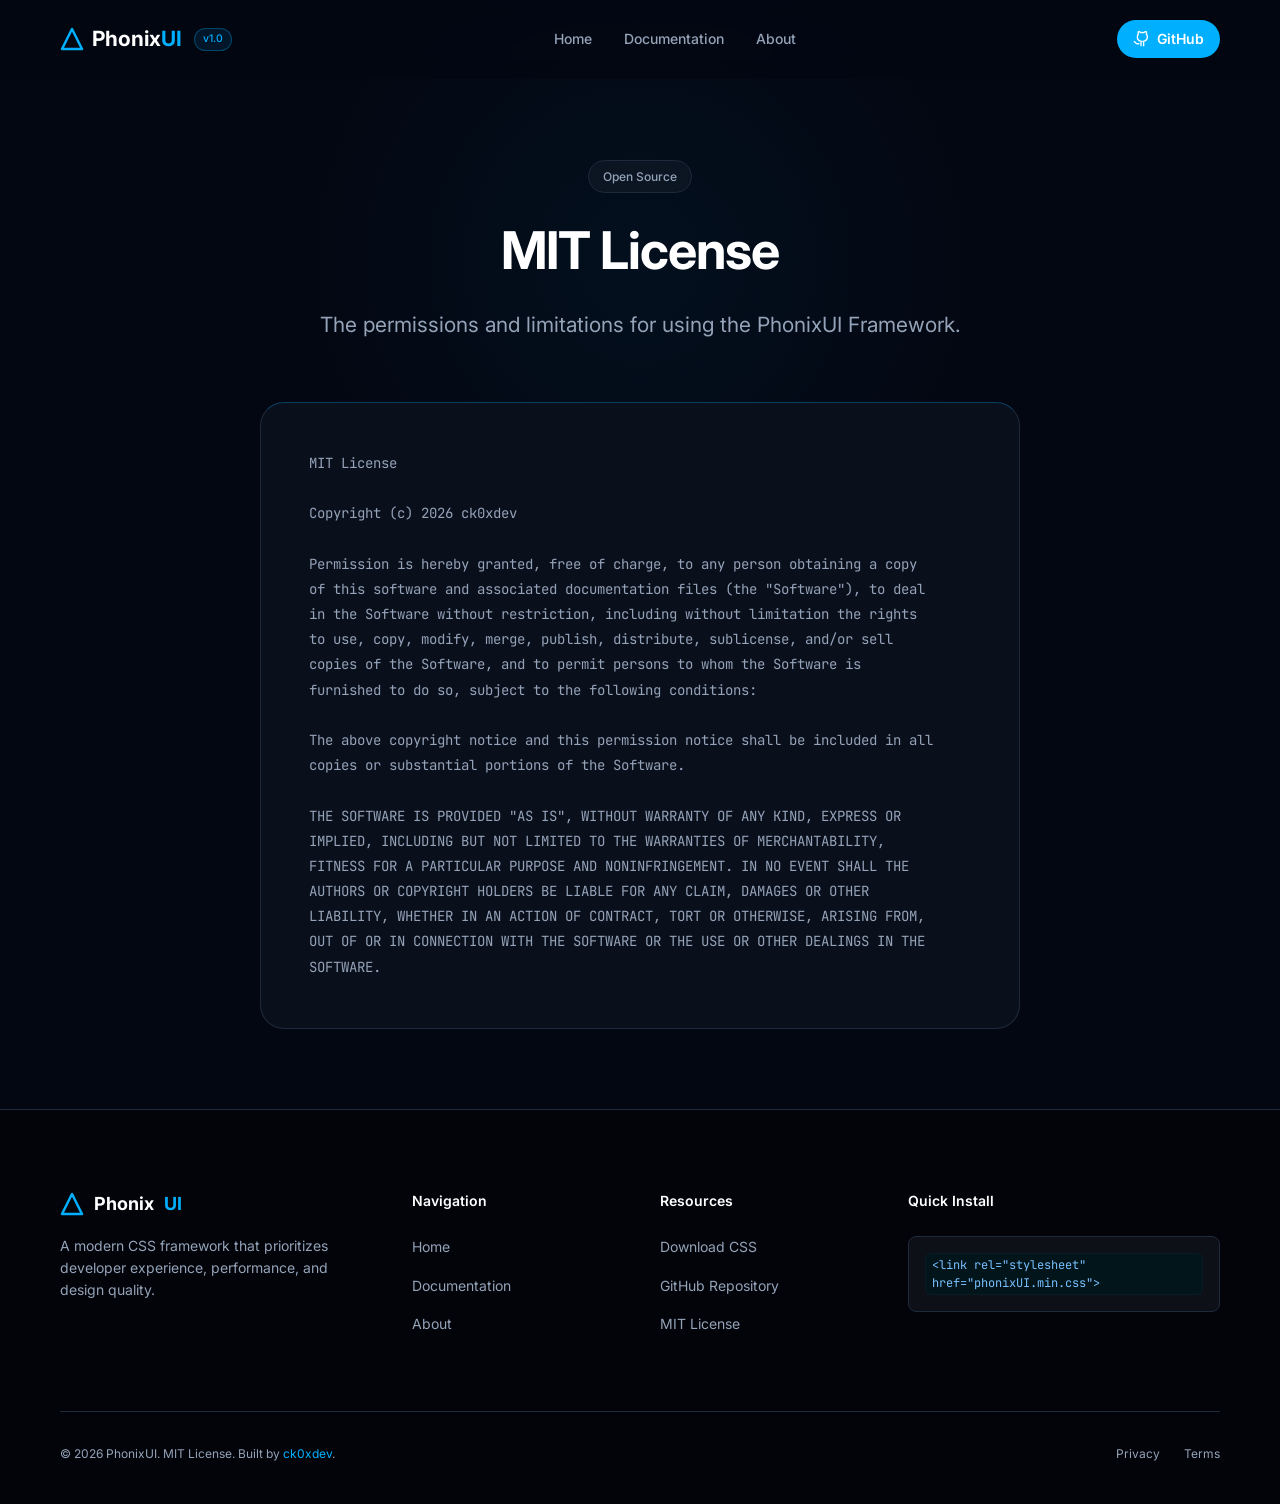
<file: mit-license.html>
<!DOCTYPE html>
<html lang="en">
<head>
  <meta charset="UTF-8">
  <meta name="viewport" content="width=device-width, initial-scale=1.0, viewport-fit=cover">
  <title>MIT License | PhonixUI Framework</title>
  <meta name="description" content="MIT License details for the PhonixUI CSS Framework.">
  <link rel="icon" type="image/png" href="./Images/PhonixUI.png">
  <link rel="stylesheet" href="./phonixUI.min.css">
  <style>
    /* ===== PREMIUM OVERRIDES & CUSTOM STYLES ===== */
    @import url('https://fonts.googleapis.com/css2?family=Inter:wght@400;500;600;700;800&family=JetBrains+Mono:wght@400;500&display=swap');

    :root {
      --ph-cyan: #00b0ff;
      --ph-cyan-hover: #0095ff;
      --ph-bg-dark: #030712;
      --ph-surface-dark: #0a0f1c;
      --ph-surface-light: #111827;
      --ph-border-dim: #1e293b;
      --ph-border-glow: rgba(0, 176, 255, 0.3);
      --ph-text-white: #f8fafc;
      --ph-text-muted: #94a3b8;
    }

    body {
      background-color: var(--ph-bg-dark);
      color: var(--ph-text-white);
      font-family: 'Inter', system-ui, sans-serif;
      -webkit-font-smoothing: antialiased;
    }

    html { scroll-behavior: smooth; }

    /* --- Navbar --- */
    .navbar-pro {
      position: fixed; top: 0; left: 0; right: 0;
      padding: 20px 0; background: rgba(3, 7, 18, 0.8);
      backdrop-filter: blur(12px); -webkit-backdrop-filter: blur(12px);
      border-bottom: 1px solid transparent; z-index: 100; transition: all 0.3s ease;
    }
    .navbar-pro.scrolled { padding: 16px 0; border-bottom: 1px solid var(--ph-border-dim); background: rgba(3, 7, 18, 0.95); }
    .nav-btn-cyan { background-color: var(--ph-cyan); color: #fff; border-radius: 999px; padding: 8px 16px; font-size: 0.875rem; font-weight: 600; transition: all 0.2s; text-decoration: none; }
    .nav-btn-cyan:hover { background-color: var(--ph-cyan-hover); transform: translateY(-1px); }
    .nav-center-links { display: none; }
    @media (min-width: 768px) { .nav-center-links { display: flex; align-items: center; gap: 32px; } }
    .nav-link-item { font-size: 0.875rem; font-weight: 500; color: var(--ph-text-muted); text-decoration: none; transition: color 0.2s ease; }
    .nav-link-item:hover { color: #ffffff; }
    .nav-link-item.active { color: var(--ph-cyan); }
    .pill-tag { display: inline-flex; align-items: center; background: rgba(255,255,255,0.03); border: 1px solid var(--ph-border-dim); color: var(--ph-text-muted); font-size: 0.75rem; font-weight: 500; padding: 6px 14px; border-radius: 999px; }

    /* --- Legal Page specific --- */
    .legal-hero { padding: 160px 0 60px; text-align: center; position: relative; }
    .hero-glow { position: absolute; top: -10%; left: 50%; transform: translateX(-50%); width: 800px; height: 600px; background: radial-gradient(circle, rgba(0, 176, 255, 0.05), transparent 70%); z-index: -1; pointer-events: none; }
    .legal-content-card { background: var(--ph-surface-dark); border: 1px solid var(--ph-border-dim); border-top: 1px solid rgba(0, 176, 255, 0.3); border-radius: 24px; padding: 48px; margin-bottom: 80px; }
    .legal-text { font-family: 'JetBrains Mono', monospace; font-size: 0.875rem; line-height: 1.8; color: var(--ph-text-muted); white-space: pre-wrap; text-align: left; }

    /* --- Footer --- */
    .footer-pro { background: #02040a; border-top: 1px solid var(--ph-border-dim); padding: 80px 0 40px; font-size: 0.875rem; }
    .footer-grid { display: grid; grid-template-columns: 3fr 2fr 2fr 3fr; gap: 40px; margin-bottom: 60px; }
    .f-logo-wrap { display: flex; align-items: center; gap: 10px; margin-bottom: 16px; font-weight: 700; font-size: 1.125rem; }
    .f-desc { color: var(--ph-text-muted); line-height: 1.6; margin-bottom: 24px; max-width: 280px; }
    .f-icon-btn { display: inline-flex; align-items: center; justify-content: center; width: 36px; height: 36px; border: 1px solid var(--ph-border-dim); border-radius: 50%; color: var(--ph-text-muted); transition: all 0.2s; }
    .f-icon-btn:hover { border-color: var(--ph-text-muted); color: #fff; }
    .f-title { font-size: 0.875rem; font-weight: 600; color: #fff; margin-bottom: 24px; }
    .f-links { list-style: none; padding: 0; margin: 0; }
    .f-links li { margin-bottom: 16px; }
    .f-links a { color: var(--ph-text-muted); text-decoration: none; transition: color 0.2s; }
    .f-links a:hover { color: #fff; }
    .f-install-box { background: #0d1117; border: 1px solid var(--ph-border-dim); border-radius: 8px; padding: 16px; }
    .f-install-box code { font-family: 'JetBrains Mono', monospace; font-size: 0.75rem; color: #79c0ff; display: block; line-height: 1.5; }
    .f-bottom { border-top: 1px solid var(--ph-border-dim); padding-top: 32px; display: flex; justify-content: space-between; color: var(--ph-text-muted); font-size: 0.75rem; }

    @media (max-width: 992px) { .footer-grid { grid-template-columns: 1fr 1fr; } }
    @media (max-width: 768px) { .footer-grid { grid-template-columns: 1fr; } .legal-content-card { padding: 32px 24px; } }
  </style>
</head>
<body>

  <nav class="navbar-pro" id="navbar">
    <div class="container d-flex justify-content-between align-items-center">
      <a href="index.html" class="d-flex align-items-center gap-8" style="color: #fff; text-decoration: none;">
        <svg width="24" height="24" viewBox="0 0 24 24" fill="none" stroke="var(--ph-cyan)" stroke-width="2.5" stroke-linecap="round" stroke-linejoin="round"><path d="M12 2L2 22h20L12 2z"/></svg>
        <span class="font-bold text-lg">Phonix<span style="color: var(--ph-cyan)">UI</span></span>
        <span class="pill-tag" style="padding: 2px 8px; font-size: 0.65rem; border-color: rgba(0, 176, 255, 0.3); background: rgba(0, 176, 255, 0.1); color: var(--ph-cyan); margin-left: 4px;">v1.0</span>
      </a>
      
      <div class="nav-center-links">
        <a href="index.html" class="nav-link-item">Home</a>
        <a href="docs.html" class="nav-link-item">Documentation</a>
        <a href="about.html" class="nav-link-item">About</a>
      </div>

      <div>
        <a href="https://github.com/ck0xdev/PhonixUI" target="_blank" rel="noopener" class="nav-btn-cyan d-flex align-items-center gap-8" style="text-decoration: none;">
          <svg width="16" height="16" viewBox="0 0 24 24" fill="none" stroke="currentColor" stroke-width="2" stroke-linecap="round" stroke-linejoin="round"><path d="M9 19c-5 1.5-5-2.5-7-3m14 6v-3.87a3.37 3.37 0 0 0-.94-2.61c3.14-.35 6.44-1.54 6.44-7A5.44 5.44 0 0 0 20 4.77 5.07 5.07 0 0 0 19.91 1S18.73.65 16 2.48c-1.37-.38-2.84-.38-4.21 0C9.27.65 8.09 1 8.09 1A5.07 5.07 0 0 0 8 4.77a5.44 5.44 0 0 0-1.5 3.78c0 5.42 3.3 6.61 6.44 7A3.37 3.37 0 0 0 12 18.13V22"/></svg>
          GitHub
        </a>
      </div>
    </div>
  </nav>

  <header class="legal-hero">
    <div class="hero-glow"></div>
    <div class="container" style="max-width: 800px;">
      <span class="pill-tag m-b-16">Open Source</span>
      <h1 class="text-4xl font-bold m-b-16 text-white" style="letter-spacing: -0.02em;">MIT License</h1>
      <p class="text-lg text-muted">The permissions and limitations for using the PhonixUI Framework.</p>
    </div>
  </header>

  <main class="container" style="max-width: 800px;">
    <div class="legal-content-card">
      <div class="legal-text">MIT License

Copyright (c) 2026 ck0xdev

Permission is hereby granted, free of charge, to any person obtaining a copy
of this software and associated documentation files (the "Software"), to deal
in the Software without restriction, including without limitation the rights
to use, copy, modify, merge, publish, distribute, sublicense, and/or sell
copies of the Software, and to permit persons to whom the Software is
furnished to do so, subject to the following conditions:

The above copyright notice and this permission notice shall be included in all
copies or substantial portions of the Software.

THE SOFTWARE IS PROVIDED "AS IS", WITHOUT WARRANTY OF ANY KIND, EXPRESS OR
IMPLIED, INCLUDING BUT NOT LIMITED TO THE WARRANTIES OF MERCHANTABILITY,
FITNESS FOR A PARTICULAR PURPOSE AND NONINFRINGEMENT. IN NO EVENT SHALL THE
AUTHORS OR COPYRIGHT HOLDERS BE LIABLE FOR ANY CLAIM, DAMAGES OR OTHER
LIABILITY, WHETHER IN AN ACTION OF CONTRACT, TORT OR OTHERWISE, ARISING FROM,
OUT OF OR IN CONNECTION WITH THE SOFTWARE OR THE USE OR OTHER DEALINGS IN THE
SOFTWARE.</div>
    </div>
  </main>

  <footer class="footer-pro">
    <div class="container">
      <div class="footer-grid">
        <div>
          <div class="f-logo-wrap text-white">
            <svg width="24" height="24" viewBox="0 0 24 24" fill="none" stroke="var(--ph-cyan)" stroke-width="2.5" stroke-linecap="round" stroke-linejoin="round"><path d="M12 2L2 22h20L12 2z"/></svg>
            Phonix<span style="color: var(--ph-cyan)">UI</span>
          </div>
          <p class="f-desc">A modern CSS framework that prioritizes developer experience, performance, and design quality.</p>
        </div>
        <div>
          <div class="f-title">Navigation</div>
          <ul class="f-links">
            <li><a href="index.html">Home</a></li>
            <li><a href="docs.html">Documentation</a></li>
            <li><a href="about.html">About</a></li>
          </ul>
        </div>
        <div>
          <div class="f-title">Resources</div>
          <ul class="f-links">
            <li><a href="./phonixUI.min.css" download>Download CSS</a></li>
            <li><a href="https://github.com/ck0xdev/PhonixUI" target="_blank" rel="noopener">GitHub Repository</a></li>
            <li><a href="mit-license.html">MIT License</a></li>
          </ul>
        </div>
        <div>
          <div class="f-title">Quick Install</div>
          <div class="f-install-box">
            <code><span class="sy-tag">&lt;link</span> <span class="sy-attr">rel</span>=<span class="sy-val">"stylesheet"</span> <br><span class="sy-attr">href</span>=<span class="sy-val">"phonixUI.min.css"</span><span class="sy-tag">&gt;</span></code>
          </div>
        </div>
      </div>
      <div class="f-bottom">
        <div>&copy; 2026 PhonixUI. MIT License. Built by <a href="https://ck0xdev.vercel.app/" style="color:var(--ph-cyan); text-decoration:none;">ck0xdev</a>.</div>
        <div style="display: flex; gap: 24px;">
          <a href="privacy.html" style="color:var(--ph-text-muted); text-decoration:none;">Privacy</a>
          <a href="terms.html" style="color:var(--ph-text-muted); text-decoration:none;">Terms</a>
        </div>
      </div>
    </div>
  </footer>

  <script>
    const navbar = document.getElementById('navbar');
    window.addEventListener('scroll', () => {
      if (window.scrollY > 10) navbar.classList.add('scrolled');
      else navbar.classList.remove('scrolled');
    });
  </script>
</body>
</html>
</file>
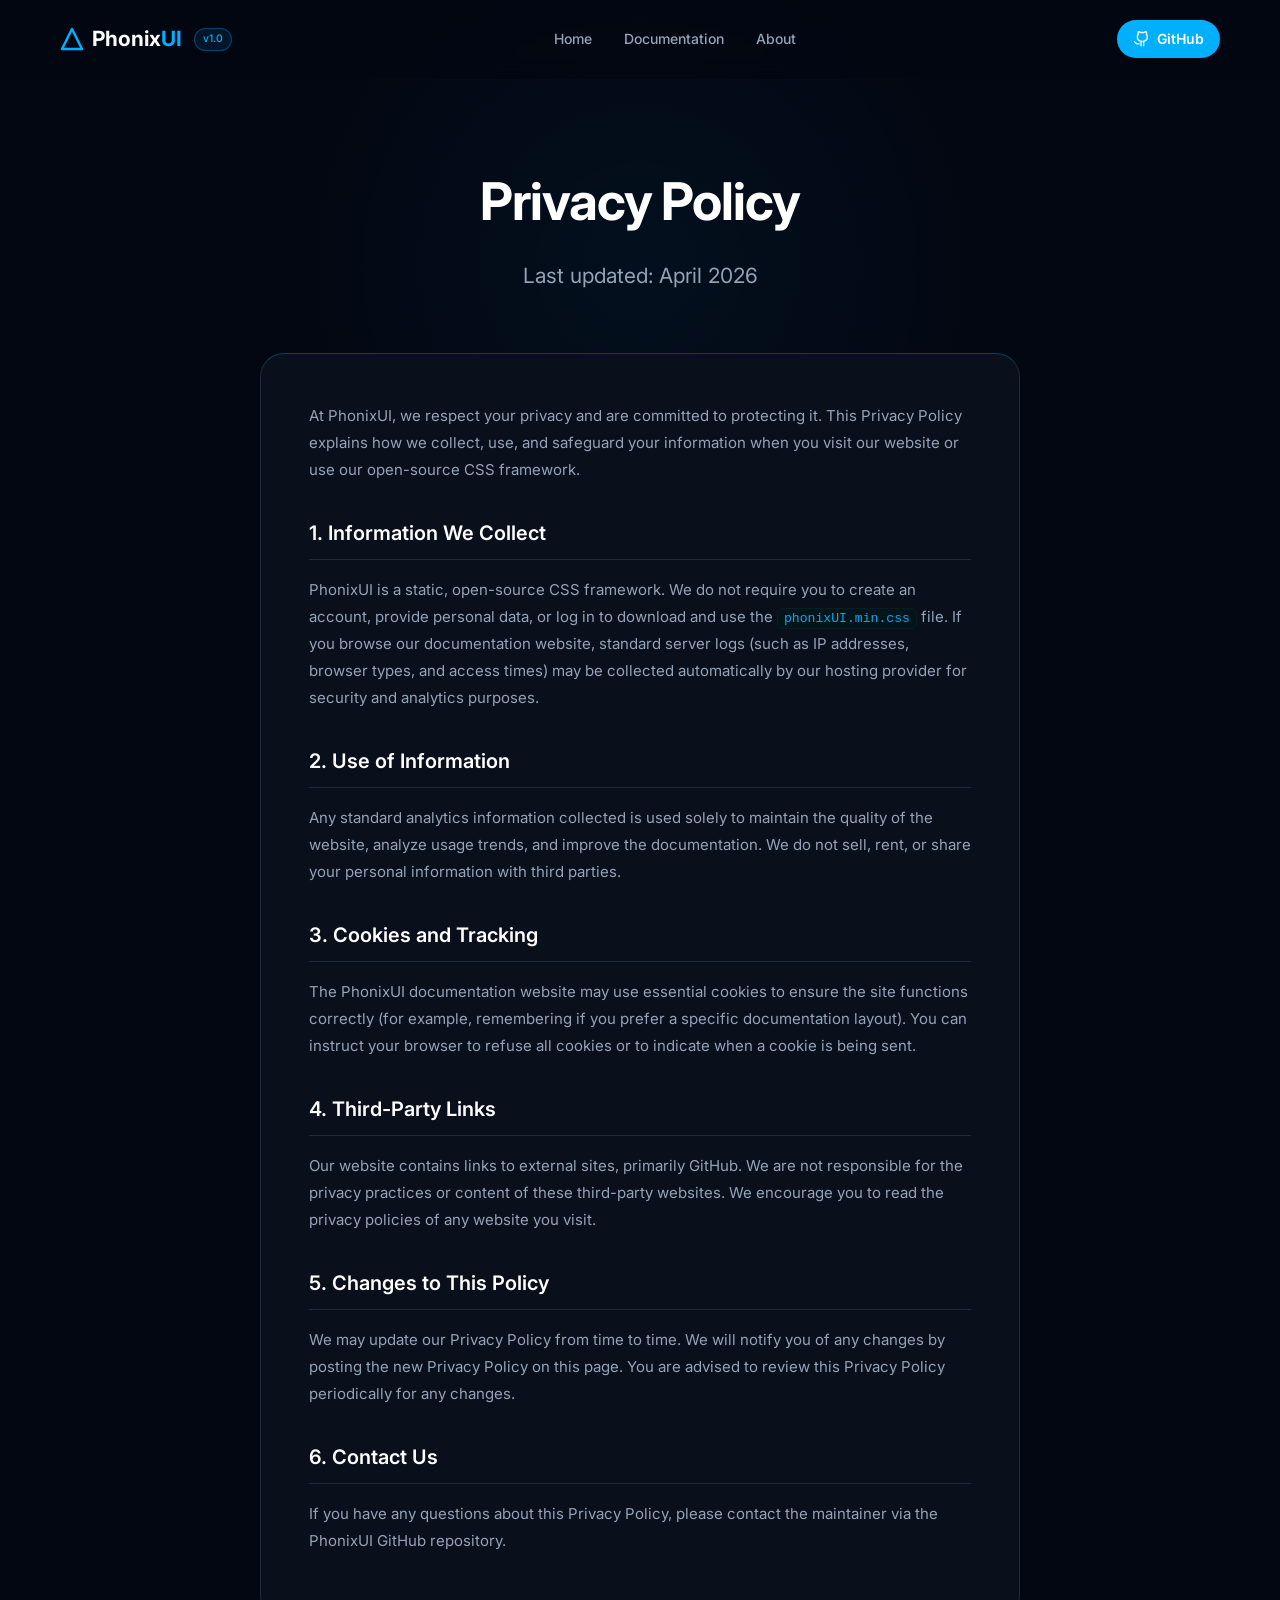
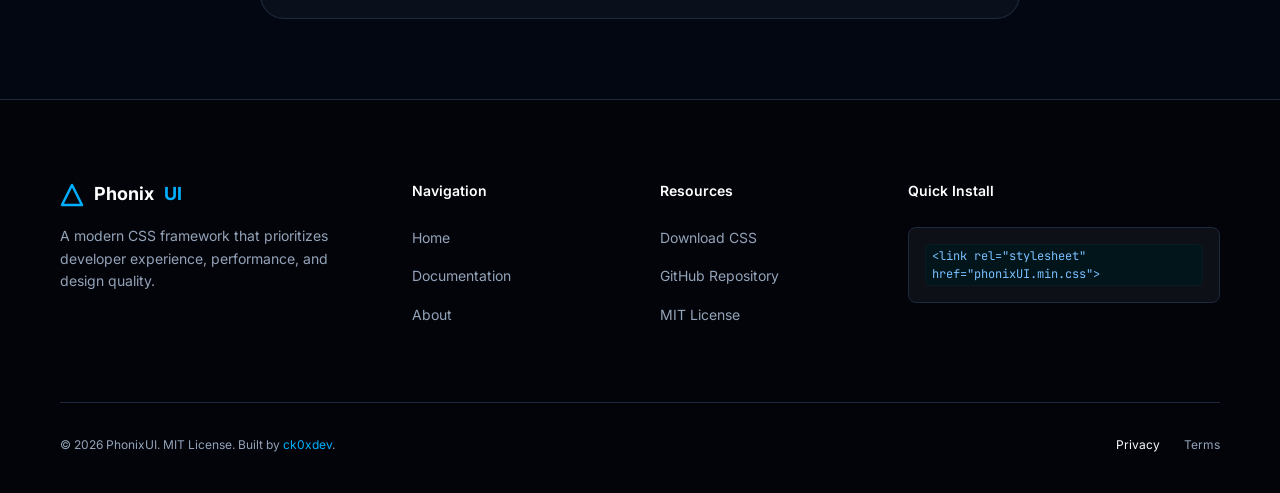
<file: privacy.html>
<!DOCTYPE html>
<html lang="en">
<head>
  <meta charset="UTF-8">
  <meta name="viewport" content="width=device-width, initial-scale=1.0, viewport-fit=cover">
  <title>Privacy Policy | PhonixUI Framework</title>
  <meta name="description" content="Privacy Policy for the PhonixUI Framework website.">
  <link rel="icon" type="image/png" href="./Images/PhonixUI.png">
  <link rel="stylesheet" href="./phonixUI.min.css">
  <style>
    /* ===== PREMIUM OVERRIDES & CUSTOM STYLES ===== */
    @import url('https://fonts.googleapis.com/css2?family=Inter:wght@400;500;600;700;800&family=JetBrains+Mono:wght@400;500&display=swap');

    :root {
      --ph-cyan: #00b0ff;
      --ph-cyan-hover: #0095ff;
      --ph-bg-dark: #030712;
      --ph-surface-dark: #0a0f1c;
      --ph-surface-light: #111827;
      --ph-border-dim: #1e293b;
      --ph-border-glow: rgba(0, 176, 255, 0.3);
      --ph-text-white: #f8fafc;
      --ph-text-muted: #94a3b8;
    }

    body {
      background-color: var(--ph-bg-dark);
      color: var(--ph-text-white);
      font-family: 'Inter', system-ui, sans-serif;
      -webkit-font-smoothing: antialiased;
    }

    html { scroll-behavior: smooth; }

    /* --- Navbar --- */
    .navbar-pro {
      position: fixed; top: 0; left: 0; right: 0;
      padding: 20px 0; background: rgba(3, 7, 18, 0.8);
      backdrop-filter: blur(12px); -webkit-backdrop-filter: blur(12px);
      border-bottom: 1px solid transparent; z-index: 100; transition: all 0.3s ease;
    }
    .navbar-pro.scrolled { padding: 16px 0; border-bottom: 1px solid var(--ph-border-dim); background: rgba(3, 7, 18, 0.95); }
    .nav-btn-cyan { background-color: var(--ph-cyan); color: #fff; border-radius: 999px; padding: 8px 16px; font-size: 0.875rem; font-weight: 600; transition: all 0.2s; text-decoration: none; }
    .nav-btn-cyan:hover { background-color: var(--ph-cyan-hover); transform: translateY(-1px); }
    .nav-center-links { display: none; }
    @media (min-width: 768px) { .nav-center-links { display: flex; align-items: center; gap: 32px; } }
    .nav-link-item { font-size: 0.875rem; font-weight: 500; color: var(--ph-text-muted); text-decoration: none; transition: color 0.2s ease; }
    .nav-link-item:hover { color: #ffffff; }
    .nav-link-item.active { color: var(--ph-cyan); }
    .pill-tag { display: inline-flex; align-items: center; background: rgba(255,255,255,0.03); border: 1px solid var(--ph-border-dim); color: var(--ph-text-muted); font-size: 0.75rem; font-weight: 500; padding: 6px 14px; border-radius: 999px; }

    /* --- Legal Page specific --- */
    .legal-hero { padding: 160px 0 60px; text-align: center; position: relative; }
    .hero-glow { position: absolute; top: -10%; left: 50%; transform: translateX(-50%); width: 800px; height: 600px; background: radial-gradient(circle, rgba(0, 176, 255, 0.05), transparent 70%); z-index: -1; pointer-events: none; }
    .legal-content-card { background: var(--ph-surface-dark); border: 1px solid var(--ph-border-dim); border-top: 1px solid rgba(0, 176, 255, 0.3); border-radius: 24px; padding: 48px; margin-bottom: 80px; text-align: left; }
    .legal-text { font-size: 0.9375rem; line-height: 1.8; color: var(--ph-text-muted); }
    .legal-text h2 { color: #fff; font-size: 1.25rem; font-weight: 600; margin: 32px 0 16px; border-bottom: 1px solid var(--ph-border-dim); padding-bottom: 8px; }
    .legal-text p { margin-bottom: 16px; }

    /* --- Footer --- */
    .footer-pro { background: #02040a; border-top: 1px solid var(--ph-border-dim); padding: 80px 0 40px; font-size: 0.875rem; }
    .footer-grid { display: grid; grid-template-columns: 3fr 2fr 2fr 3fr; gap: 40px; margin-bottom: 60px; }
    .f-logo-wrap { display: flex; align-items: center; gap: 10px; margin-bottom: 16px; font-weight: 700; font-size: 1.125rem; }
    .f-desc { color: var(--ph-text-muted); line-height: 1.6; margin-bottom: 24px; max-width: 280px; }
    .f-icon-btn { display: inline-flex; align-items: center; justify-content: center; width: 36px; height: 36px; border: 1px solid var(--ph-border-dim); border-radius: 50%; color: var(--ph-text-muted); transition: all 0.2s; }
    .f-icon-btn:hover { border-color: var(--ph-text-muted); color: #fff; }
    .f-title { font-size: 0.875rem; font-weight: 600; color: #fff; margin-bottom: 24px; }
    .f-links { list-style: none; padding: 0; margin: 0; }
    .f-links li { margin-bottom: 16px; }
    .f-links a { color: var(--ph-text-muted); text-decoration: none; transition: color 0.2s; }
    .f-links a:hover { color: #fff; }
    .f-install-box { background: #0d1117; border: 1px solid var(--ph-border-dim); border-radius: 8px; padding: 16px; }
    .f-install-box code { font-family: 'JetBrains Mono', monospace; font-size: 0.75rem; color: #79c0ff; display: block; line-height: 1.5; }
    .f-bottom { border-top: 1px solid var(--ph-border-dim); padding-top: 32px; display: flex; justify-content: space-between; color: var(--ph-text-muted); font-size: 0.75rem; }

    @media (max-width: 992px) { .footer-grid { grid-template-columns: 1fr 1fr; } }
    @media (max-width: 768px) { .footer-grid { grid-template-columns: 1fr; } .legal-content-card { padding: 32px 24px; } }
  </style>
</head>
<body>

  <nav class="navbar-pro" id="navbar">
    <div class="container d-flex justify-content-between align-items-center">
      <a href="index.html" class="d-flex align-items-center gap-8" style="color: #fff; text-decoration: none;">
        <svg width="24" height="24" viewBox="0 0 24 24" fill="none" stroke="var(--ph-cyan)" stroke-width="2.5" stroke-linecap="round" stroke-linejoin="round"><path d="M12 2L2 22h20L12 2z"/></svg>
        <span class="font-bold text-lg">Phonix<span style="color: var(--ph-cyan)">UI</span></span>
        <span class="pill-tag" style="padding: 2px 8px; font-size: 0.65rem; border-color: rgba(0, 176, 255, 0.3); background: rgba(0, 176, 255, 0.1); color: var(--ph-cyan); margin-left: 4px;">v1.0</span>
      </a>
      
      <div class="nav-center-links">
        <a href="index.html" class="nav-link-item">Home</a>
        <a href="docs.html" class="nav-link-item">Documentation</a>
        <a href="about.html" class="nav-link-item">About</a>
      </div>

      <div>
        <a href="https://github.com/ck0xdev/PhonixUI" target="_blank" rel="noopener" class="nav-btn-cyan d-flex align-items-center gap-8" style="text-decoration: none;">
          <svg width="16" height="16" viewBox="0 0 24 24" fill="none" stroke="currentColor" stroke-width="2" stroke-linecap="round" stroke-linejoin="round"><path d="M9 19c-5 1.5-5-2.5-7-3m14 6v-3.87a3.37 3.37 0 0 0-.94-2.61c3.14-.35 6.44-1.54 6.44-7A5.44 5.44 0 0 0 20 4.77 5.07 5.07 0 0 0 19.91 1S18.73.65 16 2.48c-1.37-.38-2.84-.38-4.21 0C9.27.65 8.09 1 8.09 1A5.07 5.07 0 0 0 8 4.77a5.44 5.44 0 0 0-1.5 3.78c0 5.42 3.3 6.61 6.44 7A3.37 3.37 0 0 0 12 18.13V22"/></svg>
          GitHub
        </a>
      </div>
    </div>
  </nav>

  <header class="legal-hero">
    <div class="hero-glow"></div>
    <div class="container" style="max-width: 800px;">
      <h1 class="text-4xl font-bold m-b-16 text-white" style="letter-spacing: -0.02em;">Privacy Policy</h1>
      <p class="text-lg text-muted">Last updated: April 2026</p>
    </div>
  </header>

  <main class="container" style="max-width: 800px;">
    <div class="legal-content-card">
      <div class="legal-text">
        <p>At PhonixUI, we respect your privacy and are committed to protecting it. This Privacy Policy explains how we collect, use, and safeguard your information when you visit our website or use our open-source CSS framework.</p>

        <h2>1. Information We Collect</h2>
        <p>PhonixUI is a static, open-source CSS framework. We do not require you to create an account, provide personal data, or log in to download and use the <code>phonixUI.min.css</code> file. If you browse our documentation website, standard server logs (such as IP addresses, browser types, and access times) may be collected automatically by our hosting provider for security and analytics purposes.</p>

        <h2>2. Use of Information</h2>
        <p>Any standard analytics information collected is used solely to maintain the quality of the website, analyze usage trends, and improve the documentation. We do not sell, rent, or share your personal information with third parties.</p>

        <h2>3. Cookies and Tracking</h2>
        <p>The PhonixUI documentation website may use essential cookies to ensure the site functions correctly (for example, remembering if you prefer a specific documentation layout). You can instruct your browser to refuse all cookies or to indicate when a cookie is being sent.</p>

        <h2>4. Third-Party Links</h2>
        <p>Our website contains links to external sites, primarily GitHub. We are not responsible for the privacy practices or content of these third-party websites. We encourage you to read the privacy policies of any website you visit.</p>

        <h2>5. Changes to This Policy</h2>
        <p>We may update our Privacy Policy from time to time. We will notify you of any changes by posting the new Privacy Policy on this page. You are advised to review this Privacy Policy periodically for any changes.</p>

        <h2>6. Contact Us</h2>
        <p>If you have any questions about this Privacy Policy, please contact the maintainer via the PhonixUI GitHub repository.</p>
      </div>
    </div>
  </main>

  <footer class="footer-pro">
    <div class="container">
      <div class="footer-grid">
        <div>
          <div class="f-logo-wrap text-white">
            <svg width="24" height="24" viewBox="0 0 24 24" fill="none" stroke="var(--ph-cyan)" stroke-width="2.5" stroke-linecap="round" stroke-linejoin="round"><path d="M12 2L2 22h20L12 2z"/></svg>
            Phonix<span style="color: var(--ph-cyan)">UI</span>
          </div>
          <p class="f-desc">A modern CSS framework that prioritizes developer experience, performance, and design quality.</p>
        </div>
        <div>
          <div class="f-title">Navigation</div>
          <ul class="f-links">
            <li><a href="index.html">Home</a></li>
            <li><a href="docs.html">Documentation</a></li>
            <li><a href="about.html">About</a></li>
          </ul>
        </div>
        <div>
          <div class="f-title">Resources</div>
          <ul class="f-links">
            <li><a href="./phonixUI.min.css" download>Download CSS</a></li>
            <li><a href="https://github.com/ck0xdev/PhonixUI" target="_blank" rel="noopener">GitHub Repository</a></li>
            <li><a href="mit-license.html">MIT License</a></li>
          </ul>
        </div>
        <div>
          <div class="f-title">Quick Install</div>
          <div class="f-install-box">
            <code><span class="sy-tag">&lt;link</span> <span class="sy-attr">rel</span>=<span class="sy-val">"stylesheet"</span> <br><span class="sy-attr">href</span>=<span class="sy-val">"phonixUI.min.css"</span><span class="sy-tag">&gt;</span></code>
          </div>
        </div>
      </div>
      <div class="f-bottom">
        <div>&copy; 2026 PhonixUI. MIT License. Built by <a href="https://ck0xdev.vercel.app/" style="color:var(--ph-cyan); text-decoration:none;">ck0xdev</a>.</div>
        <div style="display: flex; gap: 24px;">
          <a href="privacy.html" style="color:var(--ph-text-white); text-decoration:none;">Privacy</a>
          <a href="terms.html" style="color:var(--ph-text-muted); text-decoration:none;">Terms</a>
        </div>
      </div>
    </div>
  </footer>

  <script>
    const navbar = document.getElementById('navbar');
    window.addEventListener('scroll', () => {
      if (window.scrollY > 10) navbar.classList.add('scrolled');
      else navbar.classList.remove('scrolled');
    });
  </script>
</body>
</html>
</file>
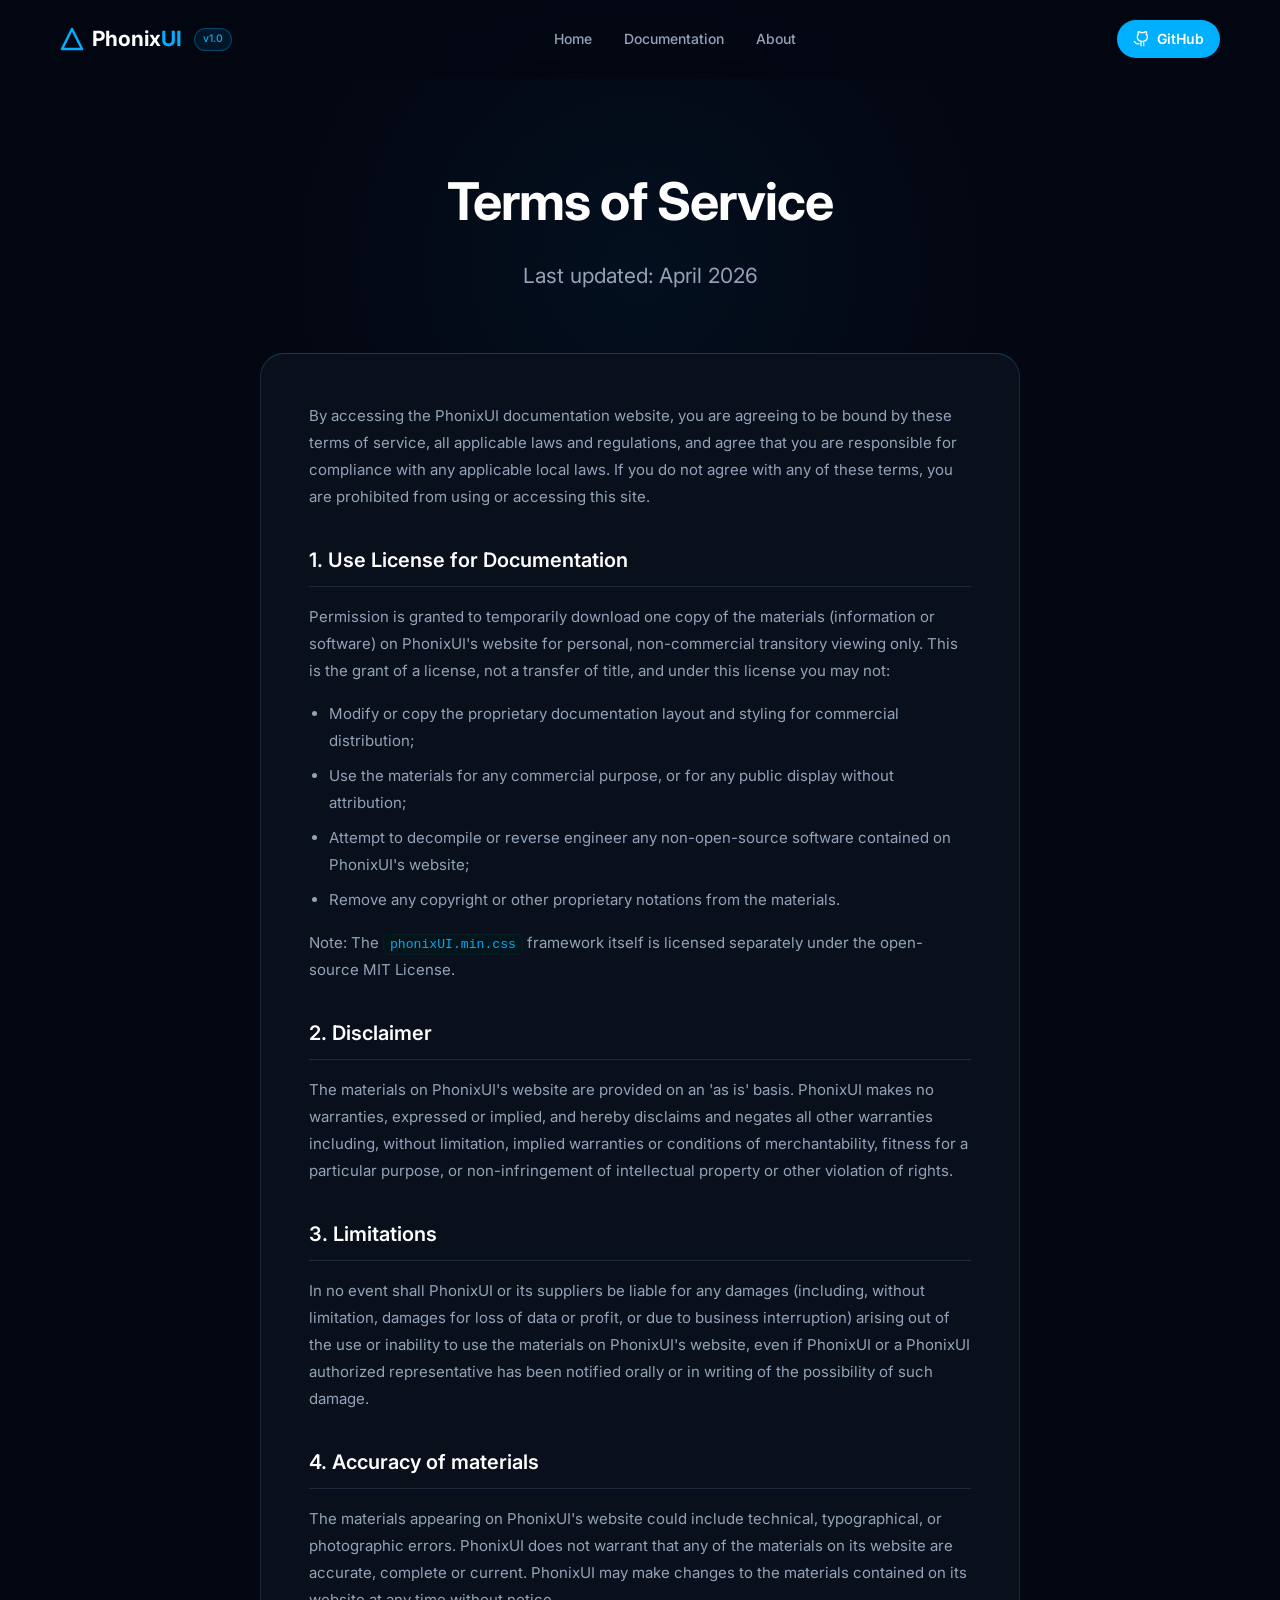
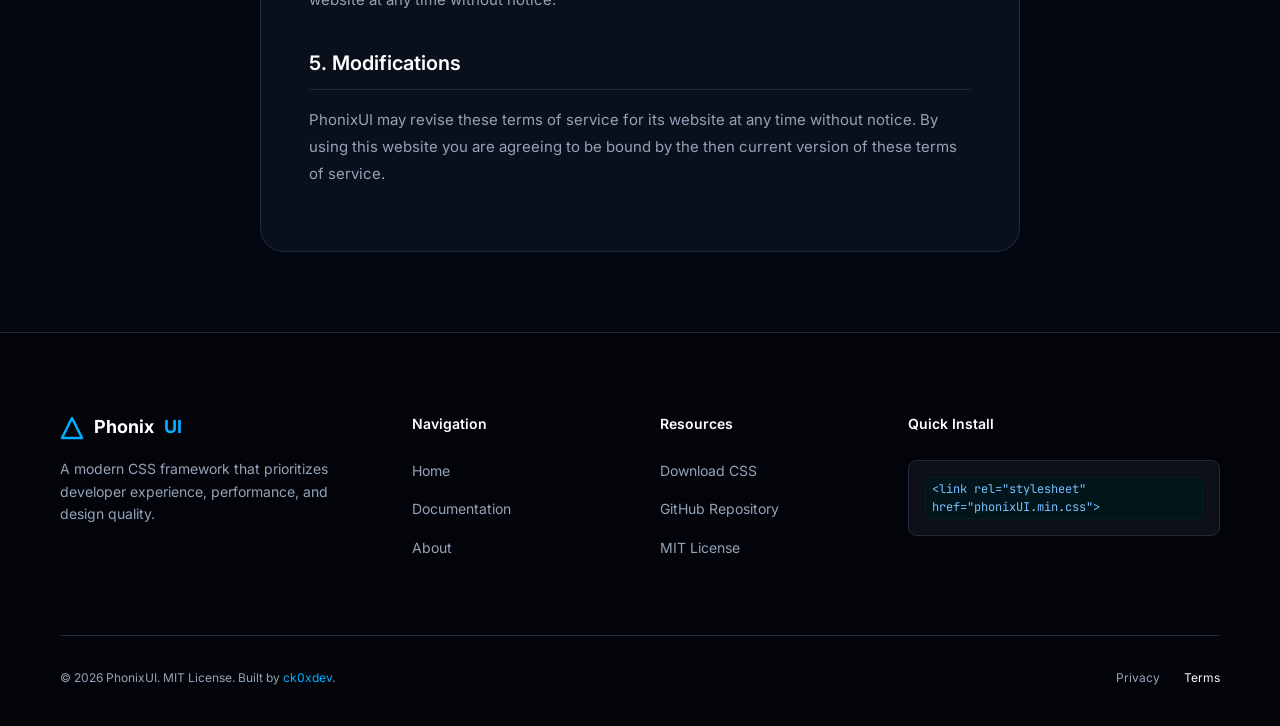
<file: terms.html>
<!DOCTYPE html>
<html lang="en">
<head>
  <meta charset="UTF-8">
  <meta name="viewport" content="width=device-width, initial-scale=1.0, viewport-fit=cover">
  <title>Terms of Service | PhonixUI Framework</title>
  <meta name="description" content="Terms of Service for the PhonixUI Framework website.">
  <link rel="icon" type="image/png" href="./Images/PhonixUI.png">
  <link rel="stylesheet" href="./phonixUI.min.css">
  <style>
    /* ===== PREMIUM OVERRIDES & CUSTOM STYLES ===== */
    @import url('https://fonts.googleapis.com/css2?family=Inter:wght@400;500;600;700;800&family=JetBrains+Mono:wght@400;500&display=swap');

    :root {
      --ph-cyan: #00b0ff;
      --ph-cyan-hover: #0095ff;
      --ph-bg-dark: #030712;
      --ph-surface-dark: #0a0f1c;
      --ph-surface-light: #111827;
      --ph-border-dim: #1e293b;
      --ph-border-glow: rgba(0, 176, 255, 0.3);
      --ph-text-white: #f8fafc;
      --ph-text-muted: #94a3b8;
    }

    body {
      background-color: var(--ph-bg-dark);
      color: var(--ph-text-white);
      font-family: 'Inter', system-ui, sans-serif;
      -webkit-font-smoothing: antialiased;
    }

    html { scroll-behavior: smooth; }

    /* --- Navbar --- */
    .navbar-pro {
      position: fixed; top: 0; left: 0; right: 0;
      padding: 20px 0; background: rgba(3, 7, 18, 0.8);
      backdrop-filter: blur(12px); -webkit-backdrop-filter: blur(12px);
      border-bottom: 1px solid transparent; z-index: 100; transition: all 0.3s ease;
    }
    .navbar-pro.scrolled { padding: 16px 0; border-bottom: 1px solid var(--ph-border-dim); background: rgba(3, 7, 18, 0.95); }
    .nav-btn-cyan { background-color: var(--ph-cyan); color: #fff; border-radius: 999px; padding: 8px 16px; font-size: 0.875rem; font-weight: 600; transition: all 0.2s; text-decoration: none; }
    .nav-btn-cyan:hover { background-color: var(--ph-cyan-hover); transform: translateY(-1px); }
    .nav-center-links { display: none; }
    @media (min-width: 768px) { .nav-center-links { display: flex; align-items: center; gap: 32px; } }
    .nav-link-item { font-size: 0.875rem; font-weight: 500; color: var(--ph-text-muted); text-decoration: none; transition: color 0.2s ease; }
    .nav-link-item:hover { color: #ffffff; }
    .nav-link-item.active { color: var(--ph-cyan); }
    .pill-tag { display: inline-flex; align-items: center; background: rgba(255,255,255,0.03); border: 1px solid var(--ph-border-dim); color: var(--ph-text-muted); font-size: 0.75rem; font-weight: 500; padding: 6px 14px; border-radius: 999px; }

    /* --- Legal Page specific --- */
    .legal-hero { padding: 160px 0 60px; text-align: center; position: relative; }
    .hero-glow { position: absolute; top: -10%; left: 50%; transform: translateX(-50%); width: 800px; height: 600px; background: radial-gradient(circle, rgba(0, 176, 255, 0.05), transparent 70%); z-index: -1; pointer-events: none; }
    .legal-content-card { background: var(--ph-surface-dark); border: 1px solid var(--ph-border-dim); border-top: 1px solid rgba(0, 176, 255, 0.3); border-radius: 24px; padding: 48px; margin-bottom: 80px; text-align: left; }
    .legal-text { font-size: 0.9375rem; line-height: 1.8; color: var(--ph-text-muted); }
    .legal-text h2 { color: #fff; font-size: 1.25rem; font-weight: 600; margin: 32px 0 16px; border-bottom: 1px solid var(--ph-border-dim); padding-bottom: 8px; }
    .legal-text p { margin-bottom: 16px; }
    .legal-text ul { margin-bottom: 16px; padding-left: 20px; list-style-type: disc; }
    .legal-text li { margin-bottom: 8px; }

    /* --- Footer --- */
    .footer-pro { background: #02040a; border-top: 1px solid var(--ph-border-dim); padding: 80px 0 40px; font-size: 0.875rem; }
    .footer-grid { display: grid; grid-template-columns: 3fr 2fr 2fr 3fr; gap: 40px; margin-bottom: 60px; }
    .f-logo-wrap { display: flex; align-items: center; gap: 10px; margin-bottom: 16px; font-weight: 700; font-size: 1.125rem; }
    .f-desc { color: var(--ph-text-muted); line-height: 1.6; margin-bottom: 24px; max-width: 280px; }
    .f-title { font-size: 0.875rem; font-weight: 600; color: #fff; margin-bottom: 24px; }
    .f-links { list-style: none; padding: 0; margin: 0; }
    .f-links li { margin-bottom: 16px; }
    .f-links a { color: var(--ph-text-muted); text-decoration: none; transition: color 0.2s; }
    .f-links a:hover { color: #fff; }
    .f-install-box { background: #0d1117; border: 1px solid var(--ph-border-dim); border-radius: 8px; padding: 16px; }
    .f-install-box code { font-family: 'JetBrains Mono', monospace; font-size: 0.75rem; color: #79c0ff; display: block; line-height: 1.5; }
    .f-bottom { border-top: 1px solid var(--ph-border-dim); padding-top: 32px; display: flex; justify-content: space-between; color: var(--ph-text-muted); font-size: 0.75rem; }

    @media (max-width: 992px) { .footer-grid { grid-template-columns: 1fr 1fr; } }
    @media (max-width: 768px) { .footer-grid { grid-template-columns: 1fr; } .legal-content-card { padding: 32px 24px; } }
  </style>
</head>
<body>

  <nav class="navbar-pro" id="navbar">
    <div class="container d-flex justify-content-between align-items-center">
      <a href="index.html" class="d-flex align-items-center gap-8" style="color: #fff; text-decoration: none;">
        <svg width="24" height="24" viewBox="0 0 24 24" fill="none" stroke="var(--ph-cyan)" stroke-width="2.5" stroke-linecap="round" stroke-linejoin="round"><path d="M12 2L2 22h20L12 2z"/></svg>
        <span class="font-bold text-lg">Phonix<span style="color: var(--ph-cyan)">UI</span></span>
        <span class="pill-tag" style="padding: 2px 8px; font-size: 0.65rem; border-color: rgba(0, 176, 255, 0.3); background: rgba(0, 176, 255, 0.1); color: var(--ph-cyan); margin-left: 4px;">v1.0</span>
      </a>
      
      <div class="nav-center-links">
        <a href="index.html" class="nav-link-item">Home</a>
        <a href="docs.html" class="nav-link-item">Documentation</a>
        <a href="about.html" class="nav-link-item">About</a>
      </div>

      <div>
        <a href="https://github.com/ck0xdev/PhonixUI" target="_blank" rel="noopener" class="nav-btn-cyan d-flex align-items-center gap-8" style="text-decoration: none;">
          <svg width="16" height="16" viewBox="0 0 24 24" fill="none" stroke="currentColor" stroke-width="2" stroke-linecap="round" stroke-linejoin="round"><path d="M9 19c-5 1.5-5-2.5-7-3m14 6v-3.87a3.37 3.37 0 0 0-.94-2.61c3.14-.35 6.44-1.54 6.44-7A5.44 5.44 0 0 0 20 4.77 5.07 5.07 0 0 0 19.91 1S18.73.65 16 2.48c-1.37-.38-2.84-.38-4.21 0C9.27.65 8.09 1 8.09 1A5.07 5.07 0 0 0 8 4.77a5.44 5.44 0 0 0-1.5 3.78c0 5.42 3.3 6.61 6.44 7A3.37 3.37 0 0 0 12 18.13V22"/></svg>
          GitHub
        </a>
      </div>
    </div>
  </nav>

  <header class="legal-hero">
    <div class="hero-glow"></div>
    <div class="container" style="max-width: 800px;">
      <h1 class="text-4xl font-bold m-b-16 text-white" style="letter-spacing: -0.02em;">Terms of Service</h1>
      <p class="text-lg text-muted">Last updated: April 2026</p>
    </div>
  </header>

  <main class="container" style="max-width: 800px;">
    <div class="legal-content-card">
      <div class="legal-text">
        <p>By accessing the PhonixUI documentation website, you are agreeing to be bound by these terms of service, all applicable laws and regulations, and agree that you are responsible for compliance with any applicable local laws. If you do not agree with any of these terms, you are prohibited from using or accessing this site.</p>

        <h2>1. Use License for Documentation</h2>
        <p>Permission is granted to temporarily download one copy of the materials (information or software) on PhonixUI's website for personal, non-commercial transitory viewing only. This is the grant of a license, not a transfer of title, and under this license you may not:</p>
        <ul>
          <li>Modify or copy the proprietary documentation layout and styling for commercial distribution;</li>
          <li>Use the materials for any commercial purpose, or for any public display without attribution;</li>
          <li>Attempt to decompile or reverse engineer any non-open-source software contained on PhonixUI's website;</li>
          <li>Remove any copyright or other proprietary notations from the materials.</li>
        </ul>
        <p>Note: The <code>phonixUI.min.css</code> framework itself is licensed separately under the open-source MIT License.</p>

        <h2>2. Disclaimer</h2>
        <p>The materials on PhonixUI's website are provided on an 'as is' basis. PhonixUI makes no warranties, expressed or implied, and hereby disclaims and negates all other warranties including, without limitation, implied warranties or conditions of merchantability, fitness for a particular purpose, or non-infringement of intellectual property or other violation of rights.</p>

        <h2>3. Limitations</h2>
        <p>In no event shall PhonixUI or its suppliers be liable for any damages (including, without limitation, damages for loss of data or profit, or due to business interruption) arising out of the use or inability to use the materials on PhonixUI's website, even if PhonixUI or a PhonixUI authorized representative has been notified orally or in writing of the possibility of such damage.</p>

        <h2>4. Accuracy of materials</h2>
        <p>The materials appearing on PhonixUI's website could include technical, typographical, or photographic errors. PhonixUI does not warrant that any of the materials on its website are accurate, complete or current. PhonixUI may make changes to the materials contained on its website at any time without notice.</p>

        <h2>5. Modifications</h2>
        <p>PhonixUI may revise these terms of service for its website at any time without notice. By using this website you are agreeing to be bound by the then current version of these terms of service.</p>
      </div>
    </div>
  </main>

  <footer class="footer-pro">
    <div class="container">
      <div class="footer-grid">
        <div>
          <div class="f-logo-wrap text-white">
            <svg width="24" height="24" viewBox="0 0 24 24" fill="none" stroke="var(--ph-cyan)" stroke-width="2.5" stroke-linecap="round" stroke-linejoin="round"><path d="M12 2L2 22h20L12 2z"/></svg>
            Phonix<span style="color: var(--ph-cyan)">UI</span>
          </div>
          <p class="f-desc">A modern CSS framework that prioritizes developer experience, performance, and design quality.</p>
        </div>
        <div>
          <div class="f-title">Navigation</div>
          <ul class="f-links">
            <li><a href="index.html">Home</a></li>
            <li><a href="docs.html">Documentation</a></li>
            <li><a href="about.html">About</a></li>
          </ul>
        </div>
        <div>
          <div class="f-title">Resources</div>
          <ul class="f-links">
            <li><a href="./phonixUI.min.css" download>Download CSS</a></li>
            <li><a href="https://github.com/ck0xdev/PhonixUI" target="_blank" rel="noopener">GitHub Repository</a></li>
            <li><a href="mit-license.html">MIT License</a></li>
          </ul>
        </div>
        <div>
          <div class="f-title">Quick Install</div>
          <div class="f-install-box">
            <code><span class="sy-tag">&lt;link</span> <span class="sy-attr">rel</span>=<span class="sy-val">"stylesheet"</span> <br><span class="sy-attr">href</span>=<span class="sy-val">"phonixUI.min.css"</span><span class="sy-tag">&gt;</span></code>
          </div>
        </div>
      </div>
      <div class="f-bottom">
        <div>&copy; 2026 PhonixUI. MIT License. Built by <a href="https://ck0xdev.vercel.app/" style="color:var(--ph-cyan); text-decoration:none;">ck0xdev</a>.</div>
        <div style="display: flex; gap: 24px;">
          <a href="privacy.html" style="color:var(--ph-text-muted); text-decoration:none;">Privacy</a>
          <a href="terms.html" style="color:var(--ph-text-white); text-decoration:none;">Terms</a>
        </div>
      </div>
    </div>
  </footer>

  <script>
    const navbar = document.getElementById('navbar');
    window.addEventListener('scroll', () => {
      if (window.scrollY > 10) navbar.classList.add('scrolled');
      else navbar.classList.remove('scrolled');
    });
  </script>
</body>
</html>
</file>
<file: phonixUI.min.css>
@import url('https://fonts.googleapis.com/css2?family=Inter:wght@300;400;500;600;700&display=swap');

/* =========================================
   PhonixUI v1.2 — Production Edition
   https://github.com/ck0xdev/PhonixUI
   ========================================= */

/* =========================================
   1. TOKENS & THEMES (OKLCH with Fallbacks)
   ========================================= */
:root {
  --ph-base-hue: 220;

  /* OKLCH fallbacks for older browsers */
  --ph-bg: #0f1117;
  --ph-surface: #181c27;
  --ph-surface-hover: #1e2333;
  --ph-primary: #4f8ef7;
  --ph-primary-glow: rgba(79, 142, 247, 0.5);
  --ph-text-main: #f0f2f8;
  --ph-text-muted: #8892a4;
  --ph-border: rgba(40, 50, 80, 0.5);
  --ph-glass-bg: rgba(24, 28, 39, 0.4);
  --ph-glass-border: rgba(255, 255, 255, 0.08);
}

/* OKLCH overrides for modern browsers */
@supports (color: oklch(0 0 0)) {
  :root {
    --ph-bg: oklch(0.12 0.02 var(--ph-base-hue));
    --ph-surface: oklch(0.18 0.03 var(--ph-base-hue));
    --ph-surface-hover: oklch(0.22 0.04 var(--ph-base-hue));
    --ph-primary: oklch(0.65 0.25 var(--ph-base-hue));
    --ph-primary-glow: oklch(0.65 0.25 var(--ph-base-hue) / 0.5);
    --ph-text-main: oklch(0.95 0.01 var(--ph-base-hue));
    --ph-text-muted: oklch(0.7 0.02 var(--ph-base-hue));
    --ph-border: oklch(0.25 0.03 var(--ph-base-hue) / 0.5);
    --ph-glass-bg: oklch(0.18 0.03 var(--ph-base-hue) / 0.4);
  }

  @media (color-gamut: p3) {
    :root {
      --ph-primary: oklch(0.65 0.3 var(--ph-base-hue));
    }
  }
}

:root {
  /* Semantic status colors */
  --ph-success: #22c55e;
  --ph-success-glow: rgba(34, 197, 94, 0.35);
  --ph-danger: #ef4444;
  --ph-danger-glow: rgba(239, 68, 68, 0.35);
  --ph-warning: #eab308;
  --ph-warning-glow: rgba(234, 179, 8, 0.35);
  --ph-info: #38bdf8;
  --ph-info-glow: rgba(56, 189, 248, 0.35);

  /* Typography scale (fluid) */
  --text-xs: clamp(0.75rem, 0.71rem + 0.18vw, 0.85rem);
  --text-sm: clamp(0.875rem, 0.83rem + 0.23vw, 1rem);
  --text-base: clamp(1rem, 0.95rem + 0.23vw, 1.125rem);
  --text-lg: clamp(1.125rem, 1.05rem + 0.34vw, 1.31rem);
  --text-xl: clamp(1.25rem, 1.15rem + 0.45vw, 1.5rem);
  --text-2xl: clamp(1.5rem, 1.35rem + 0.68vw, 1.875rem);
  --text-3xl: clamp(1.875rem, 1.6rem + 1.25vw, 2.5rem);
  --text-4xl: clamp(2.25rem, 1.85rem + 1.82vw, 3.25rem);
  --text-5xl: clamp(3rem, 2.3rem + 3.18vw, 4.75rem);

  /* Border radii */
  --radius-sm: 6px;
  --radius-md: 12px;
  --radius-lg: 20px;
  --radius-full: 9999px;

  /* Transitions */
  --transition-smooth: 0.3s cubic-bezier(0.25, 1, 0.5, 1);
  --transition-spring: 0.5s cubic-bezier(0.175, 0.885, 0.32, 1.275);
  --transition-fast: 0.15s cubic-bezier(0.25, 1, 0.5, 1);
}

/* Theme classes */
.theme-blue {
  --ph-base-hue: 220;
}

.theme-green {
  --ph-base-hue: 140;
}

.theme-red {
  --ph-base-hue: 350;
}

.theme-purple {
  --ph-base-hue: 280;
}

.theme-orange {
  --ph-base-hue: 30;
}

/* =========================================
   2. MODERN CSS RESET
   ========================================= */
*,
*::before,
*::after {
  box-sizing: border-box;
  margin: 0;
  padding: 0;
}

html {
  text-size-adjust: 100%;
  -webkit-text-size-adjust: 100%;
  scroll-behavior: smooth;
}

body {
  background-color: var(--ph-bg);
  color: var(--ph-text-main);
  font-family: 'Inter', system-ui, -apple-system, sans-serif;
  line-height: 1.6;
  -webkit-font-smoothing: antialiased;
  -moz-osx-font-smoothing: grayscale;
  min-height: 100vh;
}

img,
picture,
video,
canvas,
svg {
  display: block;
  max-width: 100%;
}

/* Preserve outline for accessibility — only remove for mouse users */
button,
input,
select,
textarea {
  font: inherit;
  background: none;
  color: inherit;
}

button {
  border: none;
  cursor: pointer;
}

input,
select,
textarea {
  border: none;
}

a {
  text-decoration: none;
  color: inherit;
}

p,
h1,
h2,
h3,
h4,
h5,
h6 {
  overflow-wrap: break-word;
}

ul,
ol {
  list-style: none;
}

table {
  border-collapse: collapse;
  border-spacing: 0;
}

/* =========================================
   3. ACCESSIBILITY
   ========================================= */
/* Screen-reader only — hides visually but keeps for AT */
.sr-only {
  position: absolute;
  width: 1px;
  height: 1px;
  padding: 0;
  margin: -1px;
  overflow: hidden;
  clip: rect(0, 0, 0, 0);
  white-space: nowrap;
  border-width: 0;
}

/* Global focus-visible ring */
:focus-visible {
  outline: 2px solid var(--ph-primary);
  outline-offset: 3px;
  border-radius: var(--radius-sm);
}

/* Skip-to-main link for keyboard users */
.skip-link {
  position: absolute;
  top: -100%;
  left: 16px;
  background: var(--ph-primary);
  color: #fff;
  padding: 8px 16px;
  border-radius: var(--radius-sm);
  font-weight: 600;
  z-index: 9999;
  transition: top var(--transition-fast);
}

.skip-link:focus {
  top: 16px;
}

/* Reduced motion */
@media (prefers-reduced-motion: reduce) {

  *,
  *::before,
  *::after {
    animation-duration: 0.01ms !important;
    animation-iteration-count: 1 !important;
    transition-duration: 0.01ms !important;
    scroll-behavior: auto !important;
  }
}

/* =========================================
   4. LAYOUT & GRID ENGINE
   ========================================= */
.container {
  width: 100%;
  max-width: 1200px;
  margin-inline: auto;
  padding-inline: 20px;
}

.container-fluid {
  width: 100%;
  padding-inline: 20px;
}

.row {
  display: flex;
  flex-wrap: wrap;
  margin-inline: -10px;
}

.col {
  flex: 1 0 0%;
  padding-inline: 10px;
}

.grid {
  display: grid;
  grid-template-columns: repeat(12, 1fr);
  gap: 20px;
}

/* Base columns (mobile-first / all sizes) */
.col-span-1 {
  grid-column: span 1 / span 1;
}

.col-span-2 {
  grid-column: span 2 / span 2;
}

.col-span-3 {
  grid-column: span 3 / span 3;
}

.col-span-4 {
  grid-column: span 4 / span 4;
}

.col-span-5 {
  grid-column: span 5 / span 5;
}

.col-span-6 {
  grid-column: span 6 / span 6;
}

.col-span-7 {
  grid-column: span 7 / span 7;
}

.col-span-8 {
  grid-column: span 8 / span 8;
}

.col-span-9 {
  grid-column: span 9 / span 9;
}

.col-span-10 {
  grid-column: span 10 / span 10;
}

.col-span-11 {
  grid-column: span 11 / span 11;
}

.col-span-12 {
  grid-column: span 12 / span 12;
}

/* sm ≥ 640px */
@media (min-width: 640px) {
  .sm-col-span-1 {
    grid-column: span 1/span 1
  }

  .sm-col-span-2 {
    grid-column: span 2/span 2
  }

  .sm-col-span-3 {
    grid-column: span 3/span 3
  }

  .sm-col-span-4 {
    grid-column: span 4/span 4
  }

  .sm-col-span-5 {
    grid-column: span 5/span 5
  }

  .sm-col-span-6 {
    grid-column: span 6/span 6
  }

  .sm-col-span-7 {
    grid-column: span 7/span 7
  }

  .sm-col-span-8 {
    grid-column: span 8/span 8
  }

  .sm-col-span-9 {
    grid-column: span 9/span 9
  }

  .sm-col-span-10 {
    grid-column: span 10/span 10
  }

  .sm-col-span-11 {
    grid-column: span 11/span 11
  }

  .sm-col-span-12 {
    grid-column: span 12/span 12
  }
}

/* md ≥ 768px */
@media (min-width: 768px) {
  .md-col-span-1 {
    grid-column: span 1/span 1
  }

  .md-col-span-2 {
    grid-column: span 2/span 2
  }

  .md-col-span-3 {
    grid-column: span 3/span 3
  }

  .md-col-span-4 {
    grid-column: span 4/span 4
  }

  .md-col-span-5 {
    grid-column: span 5/span 5
  }

  .md-col-span-6 {
    grid-column: span 6/span 6
  }

  .md-col-span-7 {
    grid-column: span 7/span 7
  }

  .md-col-span-8 {
    grid-column: span 8/span 8
  }

  .md-col-span-9 {
    grid-column: span 9/span 9
  }

  .md-col-span-10 {
    grid-column: span 10/span 10
  }

  .md-col-span-11 {
    grid-column: span 11/span 11
  }

  .md-col-span-12 {
    grid-column: span 12/span 12
  }

  .md-none {
    display: none
  }

  .md-block {
    display: block
  }

  .md-flex {
    display: flex
  }
}

/* lg ≥ 1024px */
@media (min-width: 1024px) {
  .lg-col-span-1 {
    grid-column: span 1/span 1
  }

  .lg-col-span-2 {
    grid-column: span 2/span 2
  }

  .lg-col-span-3 {
    grid-column: span 3/span 3
  }

  .lg-col-span-4 {
    grid-column: span 4/span 4
  }

  .lg-col-span-5 {
    grid-column: span 5/span 5
  }

  .lg-col-span-6 {
    grid-column: span 6/span 6
  }

  .lg-col-span-7 {
    grid-column: span 7/span 7
  }

  .lg-col-span-8 {
    grid-column: span 8/span 8
  }

  .lg-col-span-9 {
    grid-column: span 9/span 9
  }

  .lg-col-span-10 {
    grid-column: span 10/span 10
  }

  .lg-col-span-11 {
    grid-column: span 11/span 11
  }

  .lg-col-span-12 {
    grid-column: span 12/span 12
  }

  .lg-none {
    display: none
  }

  .lg-block {
    display: block
  }

  .lg-flex {
    display: flex
  }
}

/* xl ≥ 1280px */
@media (min-width: 1280px) {
  .xl-col-span-1 {
    grid-column: span 1/span 1
  }

  .xl-col-span-2 {
    grid-column: span 2/span 2
  }

  .xl-col-span-3 {
    grid-column: span 3/span 3
  }

  .xl-col-span-4 {
    grid-column: span 4/span 4
  }

  .xl-col-span-5 {
    grid-column: span 5/span 5
  }

  .xl-col-span-6 {
    grid-column: span 6/span 6
  }

  .xl-col-span-7 {
    grid-column: span 7/span 7
  }

  .xl-col-span-8 {
    grid-column: span 8/span 8
  }

  .xl-col-span-9 {
    grid-column: span 9/span 9
  }

  .xl-col-span-10 {
    grid-column: span 10/span 10
  }

  .xl-col-span-11 {
    grid-column: span 11/span 11
  }

  .xl-col-span-12 {
    grid-column: span 12/span 12
  }
}

/* =========================================
   5. DISPLAY & FLEXBOX UTILITIES
   ========================================= */
.d-none {
  display: none;
}

.d-block {
  display: block;
}

.d-inline {
  display: inline;
}

.d-inline-block {
  display: inline-block;
}

.d-flex {
  display: flex;
}

.d-inline-flex {
  display: inline-flex;
}

.d-grid {
  display: grid;
}

.flex-row {
  flex-direction: row;
}

.flex-column {
  flex-direction: column;
}

.flex-wrap {
  flex-wrap: wrap;
}

.flex-nowrap {
  flex-wrap: nowrap;
}

.flex-1 {
  flex: 1;
}

.flex-shrink-0 {
  flex-shrink: 0;
}

.justify-content-start {
  justify-content: flex-start;
}

.justify-content-center {
  justify-content: center;
}

.justify-content-end {
  justify-content: flex-end;
}

.justify-content-between {
  justify-content: space-between;
}

.justify-content-around {
  justify-content: space-around;
}

.align-items-start {
  align-items: flex-start;
}

.align-items-center {
  align-items: center;
}

.align-items-end {
  align-items: flex-end;
}

.align-items-stretch {
  align-items: stretch;
}

.align-self-start {
  align-self: flex-start;
}

.align-self-center {
  align-self: center;
}

.align-self-end {
  align-self: flex-end;
}

/* =========================================
   6. TYPOGRAPHY
   ========================================= */
.text-left {
  text-align: left;
}

.text-center {
  text-align: center;
}

.text-right {
  text-align: right;
}

.text-primary {
  color: var(--ph-primary);
}

.text-muted {
  color: var(--ph-text-muted);
}

.text-white {
  color: #ffffff;
}

.text-success {
  color: var(--ph-success);
}

.text-danger {
  color: var(--ph-danger);
}

.text-warning {
  color: var(--ph-warning);
}

.text-info {
  color: var(--ph-info);
}

.text-xs {
  font-size: var(--text-xs);
}

.text-sm {
  font-size: var(--text-sm);
}

.text-base {
  font-size: var(--text-base);
}

.text-lg {
  font-size: var(--text-lg);
}

.text-xl {
  font-size: var(--text-xl);
}

.text-2xl {
  font-size: var(--text-2xl);
}

.text-3xl {
  font-size: var(--text-3xl);
}

.text-4xl {
  font-size: var(--text-4xl);
}

.text-5xl {
  font-size: var(--text-5xl);
}

.font-light {
  font-weight: 300;
}

.font-normal {
  font-weight: 400;
}

.font-medium {
  font-weight: 500;
}

.font-semibold {
  font-weight: 600;
}

.font-bold {
  font-weight: 700;
}

.italic {
  font-style: italic;
}

.uppercase {
  text-transform: uppercase;
}

.lowercase {
  text-transform: lowercase;
}

.capitalize {
  text-transform: capitalize;
}

.tracking-wide {
  letter-spacing: 0.05em;
}

.tracking-wider {
  letter-spacing: 0.1em;
}

.line-height-1 {
  line-height: 1;
}

.line-height-1\.4 {
  line-height: 1.4;
}

.line-height-1\.6 {
  line-height: 1.6;
}

.line-height-1\.8 {
  line-height: 1.8;
}

.truncate {
  overflow: hidden;
  text-overflow: ellipsis;
  white-space: nowrap;
}

/* =========================================
   7. SIZING & POSITIONING
   ========================================= */
.w-100 {
  width: 100%;
}

.w-75 {
  width: 75%;
}

.w-50 {
  width: 50%;
}

.w-25 {
  width: 25%;
}

.w-auto {
  width: auto;
}

.w-inherit {
  width: inherit;
}

.w-250 {
  width: 250px;
}

.h-100 {
  height: 100%;
}

.h-auto {
  height: auto;
}

.min-vh-100 {
  min-height: 100vh;
}

.min-h-0 {
  min-height: 0;
}

.max-w-xs {
  max-width: 320px;
}

.max-w-sm {
  max-width: 480px;
}

.max-w-md {
  max-width: 600px;
}

.max-w-lg {
  max-width: 800px;
}

.max-w-xl {
  max-width: 1024px;
}

.max-w-full {
  max-width: 100%;
}

.relative {
  position: relative;
}

.absolute {
  position: absolute;
}

.fixed {
  position: fixed;
}

.sticky {
  position: sticky;
}

.top-0 {
  top: 0;
}

.right-0 {
  right: 0;
}

.bottom-0 {
  bottom: 0;
}

.left-0 {
  left: 0;
}

.inset-0 {
  inset: 0;
}

.z-0 {
  z-index: 0;
}

.z-10 {
  z-index: 10;
}

.z-20 {
  z-index: 20;
}

.z-50 {
  z-index: 50;
}

.z-100 {
  z-index: 100;
}

.overflow-hidden {
  overflow: hidden;
}

.overflow-auto {
  overflow: auto;
}

.overflow-x-auto {
  overflow-x: auto;
}

.overflow-y-auto {
  overflow-y: auto;
}

.pointer-events-none {
  pointer-events: none;
}

.cursor-pointer {
  cursor: pointer;
}

.cursor-default {
  cursor: default;
}

.select-none {
  user-select: none;
  -webkit-user-select: none;
}

/* =========================================
   8. SPACING (MARGIN, PADDING, GAP)
   ========================================= */
.m-auto {
  margin: auto;
}

.m-x-auto {
  margin-inline: auto;
}

.m-y-auto {
  margin-block: auto;
}

.m-0 {
  margin: 0
}

.m-x-0 {
  margin-inline: 0
}

.m-y-0 {
  margin-block: 0
}

.m-t-0 {
  margin-block-start: 0
}

.m-b-0 {
  margin-block-end: 0
}

.m-l-0 {
  margin-inline-start: 0
}

.m-r-0 {
  margin-inline-end: 0
}

.p-0 {
  padding: 0
}

.p-x-0 {
  padding-inline: 0
}

.p-y-0 {
  padding-block: 0
}

.p-t-0 {
  padding-block-start: 0
}

.p-b-0 {
  padding-block-end: 0
}

.p-l-0 {
  padding-inline-start: 0
}

.p-r-0 {
  padding-inline-end: 0
}

.m-2 {
  margin: 2px
}

.m-x-2 {
  margin-inline: 2px
}

.m-y-2 {
  margin-block: 2px
}

.m-t-2 {
  margin-block-start: 2px
}

.m-b-2 {
  margin-block-end: 2px
}

.m-l-2 {
  margin-inline-start: 2px
}

.m-r-2 {
  margin-inline-end: 2px
}

.p-2 {
  padding: 2px
}

.p-x-2 {
  padding-inline: 2px
}

.p-y-2 {
  padding-block: 2px
}

.p-t-2 {
  padding-block-start: 2px
}

.p-b-2 {
  padding-block-end: 2px
}

.p-l-2 {
  padding-inline-start: 2px
}

.p-r-2 {
  padding-inline-end: 2px
}

.m-4 {
  margin: 4px
}

.m-x-4 {
  margin-inline: 4px
}

.m-y-4 {
  margin-block: 4px
}

.m-t-4 {
  margin-block-start: 4px
}

.m-b-4 {
  margin-block-end: 4px
}

.m-l-4 {
  margin-inline-start: 4px
}

.m-r-4 {
  margin-inline-end: 4px
}

.p-4 {
  padding: 4px
}

.p-x-4 {
  padding-inline: 4px
}

.p-y-4 {
  padding-block: 4px
}

.p-t-4 {
  padding-block-start: 4px
}

.p-b-4 {
  padding-block-end: 4px
}

.p-l-4 {
  padding-inline-start: 4px
}

.p-r-4 {
  padding-inline-end: 4px
}

.m-8 {
  margin: 8px
}

.m-x-8 {
  margin-inline: 8px
}

.m-y-8 {
  margin-block: 8px
}

.m-t-8 {
  margin-block-start: 8px
}

.m-b-8 {
  margin-block-end: 8px
}

.m-l-8 {
  margin-inline-start: 8px
}

.m-r-8 {
  margin-inline-end: 8px
}

.p-8 {
  padding: 8px
}

.p-x-8 {
  padding-inline: 8px
}

.p-y-8 {
  padding-block: 8px
}

.p-t-8 {
  padding-block-start: 8px
}

.p-b-8 {
  padding-block-end: 8px
}

.p-l-8 {
  padding-inline-start: 8px
}

.p-r-8 {
  padding-inline-end: 8px
}

.m-10 {
  margin: 10px
}

.m-x-10 {
  margin-inline: 10px
}

.m-y-10 {
  margin-block: 10px
}

.m-t-10 {
  margin-block-start: 10px
}

.m-b-10 {
  margin-block-end: 10px
}

.m-l-10 {
  margin-inline-start: 10px
}

.m-r-10 {
  margin-inline-end: 10px
}

.p-10 {
  padding: 10px
}

.p-x-10 {
  padding-inline: 10px
}

.p-y-10 {
  padding-block: 10px
}

.p-t-10 {
  padding-block-start: 10px
}

.p-b-10 {
  padding-block-end: 10px
}

.p-l-10 {
  padding-inline-start: 10px
}

.p-r-10 {
  padding-inline-end: 10px
}

.m-12 {
  margin: 12px
}

.m-x-12 {
  margin-inline: 12px
}

.m-y-12 {
  margin-block: 12px
}

.m-t-12 {
  margin-block-start: 12px
}

.m-b-12 {
  margin-block-end: 12px
}

.m-l-12 {
  margin-inline-start: 12px
}

.m-r-12 {
  margin-inline-end: 12px
}

.p-12 {
  padding: 12px
}

.p-x-12 {
  padding-inline: 12px
}

.p-y-12 {
  padding-block: 12px
}

.p-t-12 {
  padding-block-start: 12px
}

.p-b-12 {
  padding-block-end: 12px
}

.p-l-12 {
  padding-inline-start: 12px
}

.p-r-12 {
  padding-inline-end: 12px
}

.m-16 {
  margin: 16px
}

.m-x-16 {
  margin-inline: 16px
}

.m-y-16 {
  margin-block: 16px
}

.m-t-16 {
  margin-block-start: 16px
}

.m-b-16 {
  margin-block-end: 16px
}

.m-l-16 {
  margin-inline-start: 16px
}

.m-r-16 {
  margin-inline-end: 16px
}

.p-16 {
  padding: 16px
}

.p-x-16 {
  padding-inline: 16px
}

.p-y-16 {
  padding-block: 16px
}

.p-t-16 {
  padding-block-start: 16px
}

.p-b-16 {
  padding-block-end: 16px
}

.p-l-16 {
  padding-inline-start: 16px
}

.p-r-16 {
  padding-inline-end: 16px
}

.m-20 {
  margin: 20px
}

.m-x-20 {
  margin-inline: 20px
}

.m-y-20 {
  margin-block: 20px
}

.m-t-20 {
  margin-block-start: 20px
}

.m-b-20 {
  margin-block-end: 20px
}

.m-l-20 {
  margin-inline-start: 20px
}

.m-r-20 {
  margin-inline-end: 20px
}

.p-20 {
  padding: 20px
}

.p-x-20 {
  padding-inline: 20px
}

.p-y-20 {
  padding-block: 20px
}

.p-t-20 {
  padding-block-start: 20px
}

.p-b-20 {
  padding-block-end: 20px
}

.p-l-20 {
  padding-inline-start: 20px
}

.p-r-20 {
  padding-inline-end: 20px
}

.m-24 {
  margin: 24px
}

.m-x-24 {
  margin-inline: 24px
}

.m-y-24 {
  margin-block: 24px
}

.m-t-24 {
  margin-block-start: 24px
}

.m-b-24 {
  margin-block-end: 24px
}

.m-l-24 {
  margin-inline-start: 24px
}

.m-r-24 {
  margin-inline-end: 24px
}

.p-24 {
  padding: 24px
}

.p-x-24 {
  padding-inline: 24px
}

.p-y-24 {
  padding-block: 24px
}

.p-t-24 {
  padding-block-start: 24px
}

.p-b-24 {
  padding-block-end: 24px
}

.p-l-24 {
  padding-inline-start: 24px
}

.p-r-24 {
  padding-inline-end: 24px
}

.m-32 {
  margin: 32px
}

.m-x-32 {
  margin-inline: 32px
}

.m-y-32 {
  margin-block: 32px
}

.m-t-32 {
  margin-block-start: 32px
}

.m-b-32 {
  margin-block-end: 32px
}

.m-l-32 {
  margin-inline-start: 32px
}

.m-r-32 {
  margin-inline-end: 32px
}

.p-32 {
  padding: 32px
}

.p-x-32 {
  padding-inline: 32px
}

.p-y-32 {
  padding-block: 32px
}

.p-t-32 {
  padding-block-start: 32px
}

.p-b-32 {
  padding-block-end: 32px
}

.p-l-32 {
  padding-inline-start: 32px
}

.p-r-32 {
  padding-inline-end: 32px
}

.m-40 {
  margin: 40px
}

.m-x-40 {
  margin-inline: 40px
}

.m-y-40 {
  margin-block: 40px
}

.m-t-40 {
  margin-block-start: 40px
}

.m-b-40 {
  margin-block-end: 40px
}

.m-l-40 {
  margin-inline-start: 40px
}

.m-r-40 {
  margin-inline-end: 40px
}

.p-40 {
  padding: 40px
}

.p-x-40 {
  padding-inline: 40px
}

.p-y-40 {
  padding-block: 40px
}

.p-t-40 {
  padding-block-start: 40px
}

.p-b-40 {
  padding-block-end: 40px
}

.p-l-40 {
  padding-inline-start: 40px
}

.p-r-40 {
  padding-inline-end: 40px
}

.m-48 {
  margin: 48px
}

.m-x-48 {
  margin-inline: 48px
}

.m-y-48 {
  margin-block: 48px
}

.m-t-48 {
  margin-block-start: 48px
}

.m-b-48 {
  margin-block-end: 48px
}

.m-l-48 {
  margin-inline-start: 48px
}

.m-r-48 {
  margin-inline-end: 48px
}

.p-48 {
  padding: 48px
}

.p-x-48 {
  padding-inline: 48px
}

.p-y-48 {
  padding-block: 48px
}

.p-t-48 {
  padding-block-start: 48px
}

.p-b-48 {
  padding-block-end: 48px
}

.p-l-48 {
  padding-inline-start: 48px
}

.p-r-48 {
  padding-inline-end: 48px
}

.m-64 {
  margin: 64px
}

.m-x-64 {
  margin-inline: 64px
}

.m-y-64 {
  margin-block: 64px
}

.m-t-64 {
  margin-block-start: 64px
}

.m-b-64 {
  margin-block-end: 64px
}

.m-l-64 {
  margin-inline-start: 64px
}

.m-r-64 {
  margin-inline-end: 64px
}

.p-64 {
  padding: 64px
}

.p-x-64 {
  padding-inline: 64px
}

.p-y-64 {
  padding-block: 64px
}

.p-t-64 {
  padding-block-start: 64px
}

.p-b-64 {
  padding-block-end: 64px
}

.p-l-64 {
  padding-inline-start: 64px
}

.p-r-64 {
  padding-inline-end: 64px
}

.m-80 {
  margin: 80px
}

.m-x-80 {
  margin-inline: 80px
}

.m-y-80 {
  margin-block: 80px
}

.m-t-80 {
  margin-block-start: 80px
}

.m-b-80 {
  margin-block-end: 80px
}

.m-l-80 {
  margin-inline-start: 80px
}

.m-r-80 {
  margin-inline-end: 80px
}

.p-80 {
  padding: 80px
}

.p-x-80 {
  padding-inline: 80px
}

.p-y-80 {
  padding-block: 80px
}

.p-t-80 {
  padding-block-start: 80px
}

.p-b-80 {
  padding-block-end: 80px
}

.p-l-80 {
  padding-inline-start: 80px
}

.p-r-80 {
  padding-inline-end: 80px
}

.m-100 {
  margin: 100px
}

.m-x-100 {
  margin-inline: 100px
}

.m-y-100 {
  margin-block: 100px
}

.m-t-100 {
  margin-block-start: 100px
}

.m-b-100 {
  margin-block-end: 100px
}

.m-l-100 {
  margin-inline-start: 100px
}

.m-r-100 {
  margin-inline-end: 100px
}

.p-100 {
  padding: 100px
}

.p-x-100 {
  padding-inline: 100px
}

.p-y-100 {
  padding-block: 100px
}

.p-t-100 {
  padding-block-start: 100px
}

.p-b-100 {
  padding-block-end: 100px
}

.p-l-100 {
  padding-inline-start: 100px
}

.p-r-100 {
  padding-inline-end: 100px
}

.m-120 {
  margin: 120px
}

.m-x-120 {
  margin-inline: 120px
}

.m-y-120 {
  margin-block: 120px
}

.m-t-120 {
  margin-block-start: 120px
}

.m-b-120 {
  margin-block-end: 120px
}

.m-l-120 {
  margin-inline-start: 120px
}

.m-r-120 {
  margin-inline-end: 120px
}

.p-120 {
  padding: 120px
}

.p-x-120 {
  padding-inline: 120px
}

.p-y-120 {
  padding-block: 120px
}

.p-t-120 {
  padding-block-start: 120px
}

.p-b-120 {
  padding-block-end: 120px
}

.p-l-120 {
  padding-inline-start: 120px
}

.p-r-120 {
  padding-inline-end: 120px
}

/* Gap scale */
.gap-0 {
  gap: 0
}

.gap-2 {
  gap: 2px
}

.gap-4 {
  gap: 4px
}

.gap-8 {
  gap: 8px
}

.gap-12 {
  gap: 12px
}

.gap-16 {
  gap: 16px
}

.gap-20 {
  gap: 20px
}

.gap-24 {
  gap: 24px
}

.gap-32 {
  gap: 32px
}

.gap-40 {
  gap: 40px
}

.gap-48 {
  gap: 48px
}

.gap-64 {
  gap: 64px
}

/* =========================================
   9. BORDERS, RADIUS & SHADOWS
   ========================================= */
.border {
  border: 1px solid var(--ph-border);
}

.border-top {
  border-top: 1px solid var(--ph-border);
}

.border-bottom {
  border-bottom: 1px solid var(--ph-border);
}

.border-left {
  border-left: 1px solid var(--ph-border);
}

.border-right {
  border-right: 1px solid var(--ph-border);
}

.border-none {
  border: none;
}

.border-primary {
  border-color: var(--ph-primary) !important;
}

.border-success {
  border-color: var(--ph-success) !important;
}

.border-danger {
  border-color: var(--ph-danger) !important;
}

.border-warning {
  border-color: var(--ph-warning) !important;
}

.rounded-none {
  border-radius: 0;
}

.rounded-sm {
  border-radius: var(--radius-sm);
}

.rounded-md {
  border-radius: var(--radius-md);
}

.rounded-lg {
  border-radius: var(--radius-lg);
}

.rounded-full {
  border-radius: var(--radius-full);
}

.shadow-small {
  box-shadow: 0 2px 8px rgba(0, 0, 0, 0.25);
}

.shadow-medium {
  box-shadow: 0 8px 24px rgba(0, 0, 0, 0.35);
}

.shadow-large {
  box-shadow: 0 20px 48px rgba(0, 0, 0, 0.45);
}

.shadow-none {
  box-shadow: none;
}

/* =========================================
   10. BACKGROUNDS
   ========================================= */
.bg-primary {
  background-color: var(--ph-primary);
}

.bg-surface {
  background-color: var(--ph-surface);
}

.bg-success {
  background-color: var(--ph-success);
}

.bg-danger {
  background-color: var(--ph-danger);
}

.bg-warning {
  background-color: var(--ph-warning);
}

.bg-info {
  background-color: var(--ph-info);
}

.bg-transparent {
  background-color: transparent;
}

/* =========================================
   11. COMPONENT LIBRARY
   ========================================= */

/* --- NAVBAR --- */
.navbar {
  position: fixed;
  top: 0;
  left: 0;
  width: 100%;
  z-index: 50;
  padding-block: 16px;
  background-color: var(--ph-glass-bg);
  backdrop-filter: blur(20px);
  -webkit-backdrop-filter: blur(20px);
  border-bottom: 1px solid var(--ph-glass-border);
}

/* --- BUTTONS --- */
.btn {
  display: inline-flex;
  align-items: center;
  justify-content: center;
  padding-block: 12px;
  padding-inline: 24px;
  border-radius: var(--radius-full);
  font-weight: 500;
  font-size: var(--text-base);
  cursor: pointer;
  transition: var(--transition-smooth);
  will-change: transform, box-shadow;
  text-decoration: none;
  border: none;
  line-height: 1;
  white-space: nowrap;
}

.btn:active {
  transform: scale(0.96);
}

.btn:focus-visible {
  outline: 2px solid var(--ph-primary);
  outline-offset: 4px;
}

.btn:disabled,
.btn[aria-disabled="true"] {
  opacity: 0.45;
  cursor: not-allowed;
  pointer-events: none;
}

.btn-sm {
  padding-block: 8px;
  padding-inline: 16px;
  font-size: var(--text-sm);
}

.btn-lg {
  padding-block: 16px;
  padding-inline: 32px;
  font-size: var(--text-lg);
}

.btn-primary {
  background-color: var(--ph-primary);
  color: #fff;
}

.btn-primary:hover {
  filter: brightness(1.12);
}

.btn-ghost {
  background-color: transparent;
  color: var(--ph-text-main);
  border: 1px solid var(--ph-border);
}

.btn-ghost:hover {
  background-color: var(--ph-surface-hover);
}

.btn-glass {
  background-color: var(--ph-glass-bg);
  backdrop-filter: blur(12px);
  -webkit-backdrop-filter: blur(12px);
  border: 1px solid var(--ph-glass-border);
  color: var(--ph-text-main);
}

.btn-glass:hover {
  background-color: rgba(255, 255, 255, 0.1);
}

.btn-success {
  background-color: var(--ph-success);
  color: #fff;
}

.btn-success:hover {
  filter: brightness(1.1);
}

.btn-danger {
  background-color: var(--ph-danger);
  color: #fff;
}

.btn-danger:hover {
  filter: brightness(1.1);
}

.btn-warning {
  background-color: var(--ph-warning);
  color: #000;
}

.btn-warning:hover {
  filter: brightness(1.1);
}

/* --- CARDS --- */
.card {
  background-color: var(--ph-surface);
  border-radius: var(--radius-lg);
  padding: 24px;
  border: 1px solid var(--ph-border);
  transition: var(--transition-smooth);
}

.card-header {
  padding-bottom: 16px;
  border-bottom: 1px solid var(--ph-border);
  margin-bottom: 16px;
}

.card-footer {
  padding-top: 16px;
  border-top: 1px solid var(--ph-border);
  margin-top: 16px;
}

/* --- INPUTS & FORMS --- */
.input {
  width: 100%;
  background-color: var(--ph-surface);
  border: 1px solid var(--ph-border);
  border-radius: var(--radius-md);
  padding-block: 12px;
  padding-inline: 16px;
  color: var(--ph-text-main);
  font-size: var(--text-base);
  transition: var(--transition-smooth);
  display: block;
}

.input::placeholder {
  color: var(--ph-text-muted);
}

.input:focus {
  outline: none;
  border-color: var(--ph-primary);
  box-shadow: 0 0 0 4px var(--ph-primary-glow);
}

.input:disabled {
  opacity: 0.5;
  cursor: not-allowed;
}

.input[aria-invalid="true"] {
  border-color: var(--ph-danger);
  box-shadow: 0 0 0 4px var(--ph-danger-glow);
}

.input-sm {
  padding-block: 8px;
  padding-inline: 12px;
  font-size: var(--text-sm);
}

.input-lg {
  padding-block: 16px;
  padding-inline: 20px;
  font-size: var(--text-lg);
}

.label {
  display: block;
  font-size: var(--text-sm);
  font-weight: 500;
  color: var(--ph-text-main);
  margin-bottom: 6px;
}

.form-group {
  margin-bottom: 20px;
}

.form-hint {
  font-size: var(--text-xs);
  color: var(--ph-text-muted);
  margin-top: 6px;
}

.form-error {
  font-size: var(--text-xs);
  color: var(--ph-danger);
  margin-top: 6px;
}

/* Select */
.select {
  width: 100%;
  background-color: var(--ph-surface);
  border: 1px solid var(--ph-border);
  border-radius: var(--radius-md);
  padding-block: 12px;
  padding-inline: 16px;
  color: var(--ph-text-main);
  font-size: var(--text-base);
  transition: var(--transition-smooth);
  cursor: pointer;
  appearance: none;
  -webkit-appearance: none;
  background-image: url("data:image/svg+xml,%3Csvg xmlns='http://www.w3.org/2000/svg' width='16' height='16' viewBox='0 0 24 24' fill='none' stroke='%238892a4' stroke-width='2'%3E%3Cpolyline points='6 9 12 15 18 9'/%3E%3C/svg%3E");
  background-repeat: no-repeat;
  background-position: right 12px center;
  padding-right: 40px;
}

.select:focus {
  outline: none;
  border-color: var(--ph-primary);
  box-shadow: 0 0 0 4px var(--ph-primary-glow);
}

/* Textarea */
.textarea {
  width: 100%;
  background-color: var(--ph-surface);
  border: 1px solid var(--ph-border);
  border-radius: var(--radius-md);
  padding: 12px 16px;
  color: var(--ph-text-main);
  font-size: var(--text-base);
  transition: var(--transition-smooth);
  resize: vertical;
  min-height: 120px;
}

.textarea:focus {
  outline: none;
  border-color: var(--ph-primary);
  box-shadow: 0 0 0 4px var(--ph-primary-glow);
}

/* Checkbox & Radio */
.checkbox,
.radio {
  display: inline-flex;
  align-items: center;
  gap: 8px;
  cursor: pointer;
  font-size: var(--text-base);
}

.checkbox input[type="checkbox"],
.radio input[type="radio"] {
  width: 18px;
  height: 18px;
  accent-color: var(--ph-primary);
  cursor: pointer;
}

/* --- ALERTS --- */
.alert {
  display: flex;
  align-items: flex-start;
  gap: 12px;
  padding: 14px 16px;
  border-radius: var(--radius-md);
  border: 1px solid transparent;
  font-size: var(--text-sm);
  line-height: 1.5;
}

.alert-icon {
  flex-shrink: 0;
  width: 18px;
  height: 18px;
  margin-top: 2px;
}

.alert-info {
  background-color: rgba(56, 189, 248, 0.12);
  border-color: rgba(56, 189, 248, 0.3);
  color: var(--ph-info);
}

.alert-success {
  background-color: rgba(34, 197, 94, 0.12);
  border-color: rgba(34, 197, 94, 0.3);
  color: var(--ph-success);
}

.alert-warning {
  background-color: rgba(234, 179, 8, 0.12);
  border-color: rgba(234, 179, 8, 0.3);
  color: var(--ph-warning);
}

.alert-danger {
  background-color: rgba(239, 68, 68, 0.12);
  border-color: rgba(239, 68, 68, 0.3);
  color: var(--ph-danger);
}

/* --- BADGES --- */
.badge {
  display: inline-flex;
  align-items: center;
  padding: 3px 10px;
  border-radius: var(--radius-full);
  font-size: var(--text-xs);
  font-weight: 600;
  line-height: 1.5;
  white-space: nowrap;
  background-color: var(--ph-surface);
  border: 1px solid var(--ph-border);
  color: var(--ph-text-main);
}

.badge-primary {
  background-color: rgba(79, 142, 247, 0.18);
  border-color: rgba(79, 142, 247, 0.4);
  color: var(--ph-primary);
}

.badge-success {
  background-color: rgba(34, 197, 94, 0.15);
  border-color: rgba(34, 197, 94, 0.35);
  color: var(--ph-success);
}

.badge-danger {
  background-color: rgba(239, 68, 68, 0.15);
  border-color: rgba(239, 68, 68, 0.35);
  color: var(--ph-danger);
}

.badge-warning {
  background-color: rgba(234, 179, 8, 0.15);
  border-color: rgba(234, 179, 8, 0.35);
  color: var(--ph-warning);
}

.badge-info {
  background-color: rgba(56, 189, 248, 0.15);
  border-color: rgba(56, 189, 248, 0.35);
  color: var(--ph-info);
}

/* --- AVATARS --- */
.avatar {
  display: inline-flex;
  align-items: center;
  justify-content: center;
  border-radius: var(--radius-full);
  background-color: var(--ph-surface);
  border: 2px solid var(--ph-border);
  overflow: hidden;
  font-weight: 600;
  color: var(--ph-text-muted);
  flex-shrink: 0;
}

.avatar img {
  width: 100%;
  height: 100%;
  object-fit: cover;
}

.avatar-xs {
  width: 24px;
  height: 24px;
  font-size: 10px;
}

.avatar-sm {
  width: 32px;
  height: 32px;
  font-size: 12px;
}

.avatar-md {
  width: 48px;
  height: 48px;
  font-size: 16px;
}

.avatar-lg {
  width: 64px;
  height: 64px;
  font-size: 22px;
}

.avatar-xl {
  width: 96px;
  height: 96px;
  font-size: 32px;
}

.avatar-group {
  display: flex;
}

.avatar-group .avatar {
  margin-inline-start: -10px;
  border: 2px solid var(--ph-bg);
}

.avatar-group .avatar:first-child {
  margin-inline-start: 0;
}

/* --- TABLES --- */
.table {
  width: 100%;
  text-align: left;
  font-size: var(--text-sm);
  border-collapse: collapse;
}

.table th {
  font-weight: 600;
  color: var(--ph-text-muted);
  padding: 10px 16px;
  border-bottom: 1px solid var(--ph-border);
  text-transform: uppercase;
  letter-spacing: 0.05em;
  font-size: var(--text-xs);
}

.table td {
  padding: 14px 16px;
  border-bottom: 1px solid var(--ph-border);
  color: var(--ph-text-main);
  vertical-align: middle;
}

.table tbody tr:last-child td {
  border-bottom: none;
}

.table-hover tbody tr:hover {
  background-color: var(--ph-surface-hover);
}

.table-striped tbody tr:nth-child(even) {
  background-color: var(--ph-surface);
}

/* --- PROGRESS --- */
.progress {
  width: 100%;
  height: 8px;
  background-color: var(--ph-surface);
  border-radius: var(--radius-full);
  overflow: hidden;
}

.progress-bar {
  height: 100%;
  background-color: var(--ph-primary);
  border-radius: var(--radius-full);
  transition: width 0.4s ease;
}

.progress-bar-success {
  background-color: var(--ph-success);
}

.progress-bar-danger {
  background-color: var(--ph-danger);
}

.progress-bar-warning {
  background-color: var(--ph-warning);
}

.progress-sm {
  height: 4px;
}

.progress-lg {
  height: 12px;
}

/* --- TABS (CSS-only) --- */
.tabs {
  display: flex;
  border-bottom: 1px solid var(--ph-border);
  gap: 4px;
}

.tab {
  padding: 10px 16px;
  font-size: var(--text-sm);
  font-weight: 500;
  color: var(--ph-text-muted);
  border-bottom: 2px solid transparent;
  cursor: pointer;
  transition: var(--transition-fast);
  background: none;
  border-top: none;
  border-left: none;
  border-right: none;
  margin-bottom: -1px;
}

.tab:hover {
  color: var(--ph-text-main);
}

.tab.active,
.tab[aria-selected="true"] {
  color: var(--ph-primary);
  border-bottom-color: var(--ph-primary);
}

.tab-panel {
  padding-top: 24px;
}

.tab-panel[hidden] {
  display: none;
}

/* --- TOOLTIP (CSS-only) --- */
[data-tooltip] {
  position: relative;
}

[data-tooltip]::after {
  content: attr(data-tooltip);
  position: absolute;
  bottom: calc(100% + 8px);
  left: 50%;
  transform: translateX(-50%) scale(0.9);
  background: var(--ph-surface);
  border: 1px solid var(--ph-border);
  color: var(--ph-text-main);
  font-size: var(--text-xs);
  padding: 6px 10px;
  border-radius: var(--radius-sm);
  white-space: nowrap;
  pointer-events: none;
  opacity: 0;
  transition: opacity var(--transition-fast), transform var(--transition-fast);
  z-index: 100;
  box-shadow: 0 4px 12px rgba(0, 0, 0, 0.3);
}

[data-tooltip]:hover::after,
[data-tooltip]:focus-visible::after {
  opacity: 1;
  transform: translateX(-50%) scale(1);
}

/* --- DIVIDER --- */
.divider {
  display: flex;
  align-items: center;
  gap: 12px;
  color: var(--ph-text-muted);
  font-size: var(--text-sm);
}

.divider::before,
.divider::after {
  content: '';
  flex: 1;
  height: 1px;
  background: var(--ph-border);
}

/* --- CODE --- */
code {
  background-color: var(--ph-surface);
  border: 1px solid var(--ph-border);
  border-radius: var(--radius-sm);
  padding: 2px 6px;
  font-family: ui-monospace, 'Cascadia Code', 'Fira Code', monospace;
  font-size: 0.875em;
  color: var(--ph-primary);
}

pre {
  background-color: rgba(0, 0, 0, 0.4);
  border: 1px solid var(--ph-border);
  border-radius: var(--radius-md);
  padding: 20px 24px;
  overflow-x: auto;
  font-family: ui-monospace, 'Cascadia Code', 'Fira Code', monospace;
  font-size: var(--text-sm);
  line-height: 1.7;
}

pre code {
  background: none;
  border: none;
  padding: 0;
  color: #a1a1aa;
}

/* =========================================
   12. SIGNATURE FX & ANIMATIONS
   ========================================= */
.ph-glass {
  background-color: var(--ph-glass-bg);
  backdrop-filter: blur(16px);
  -webkit-backdrop-filter: blur(16px);
  border: 1px solid var(--ph-glass-border);
}

/* Glow button modifier */
.ph-btn-glow {
  box-shadow: 0 0 20px var(--ph-primary-glow);
}

.ph-btn-glow:hover {
  box-shadow: 0 0 32px var(--ph-primary-glow), 0 0 60px var(--ph-primary-glow);
}

/* Interactive card */
.ph-card-interactive {
  transform: translateY(0) translateZ(0);
  will-change: transform, box-shadow;
}

.ph-card-interactive:hover {
  transform: translateY(-8px) scale(1.02);
  box-shadow: 0 20px 40px rgba(0, 0, 0, 0.4), 0 0 0 1px var(--ph-primary-glow);
  border-color: var(--ph-primary);
}

/* Ambient glow blob */
.ph-glow-primary {
  position: absolute;
  width: 300px;
  height: 300px;
  background: var(--ph-primary);
  filter: blur(120px);
  opacity: 0.15;
  border-radius: 50%;
  z-index: -1;
  pointer-events: none;
}

/* Status glow shadows */
.glow-primary {
  box-shadow: 0 0 20px var(--ph-primary-glow);
}

.glow-success {
  box-shadow: 0 0 20px var(--ph-success-glow);
}

.glow-danger {
  box-shadow: 0 0 20px var(--ph-danger-glow);
}

.glow-warning {
  box-shadow: 0 0 20px var(--ph-warning-glow);
}

/* Hover utilities */
.hover-text-primary:hover {
  color: var(--ph-primary);
}

.hover-lift {
  will-change: transform;
}

.hover-lift:hover {
  transform: translateY(-4px);
}

.hover-scale:hover {
  transform: scale(1.03);
}

.transition-smooth {
  transition: var(--transition-smooth);
}

.transition-fast {
  transition: var(--transition-fast);
}

.transition-spring {
  transition: var(--transition-spring);
}

/* Animations */
@keyframes fadeUp {
  from {
    opacity: 0;
    transform: translateY(20px);
  }

  to {
    opacity: 1;
    transform: translateY(0);
  }
}

@keyframes fadeIn {
  from {
    opacity: 0;
  }

  to {
    opacity: 1;
  }
}

@keyframes pulseGlow {

  0%,
  100% {
    opacity: 0.6;
    transform: scale(0.95);
  }

  50% {
    opacity: 1;
    transform: scale(1.05);
  }
}

@keyframes spinSlow {
  from {
    transform: rotate(0deg);
  }

  to {
    transform: rotate(360deg);
  }
}

@keyframes shimmer {
  from {
    background-position: -200% 0;
  }

  to {
    background-position: 200% 0;
  }
}

.animate-fade-up {
  animation: fadeUp 0.8s var(--transition-spring) both;
}

.animate-fade-in {
  animation: fadeIn 0.6s ease both;
}

.animate-pulse {
  animation: pulseGlow 3s ease-in-out infinite;
}

.animate-spin {
  animation: spinSlow 8s linear infinite;
}

.delay-50 {
  animation-delay: 0.05s;
}

.delay-100 {
  animation-delay: 0.1s;
}

.delay-200 {
  animation-delay: 0.2s;
}

.delay-300 {
  animation-delay: 0.3s;
}

.delay-400 {
  animation-delay: 0.4s;
}

.delay-500 {
  animation-delay: 0.5s;
}

/* Skeleton loader */
.skeleton {
  background: linear-gradient(90deg, var(--ph-surface) 25%, var(--ph-surface-hover) 50%, var(--ph-surface) 75%);
  background-size: 200% 100%;
  animation: shimmer 1.5s infinite;
  border-radius: var(--radius-sm);
}

/* =========================================
   13. MISC UTILITIES
   ========================================= */
.opacity-0 {
  opacity: 0;
}

.opacity-50 {
  opacity: 0.5;
}

.opacity-75 {
  opacity: 0.75;
}

.opacity-100 {
  opacity: 1;
}

.visually-hidden {
  position: absolute;
  width: 1px;
  height: 1px;
  padding: 0;
  margin: -1px;
  overflow: hidden;
  clip: rect(0, 0, 0, 0);
  white-space: nowrap;
  border: 0;
}

/* Print optimizations */
@media print {

  .navbar,
  .ph-glass,
  .ph-btn-glow {
    backdrop-filter: none;
    box-shadow: none;
  }

  body {
    background: #fff;
    color: #000;
  }
}

/* =========================================
   13. CUSTOM SCROLLBAR & REFINEMENTS
   ========================================= */
::-webkit-scrollbar {
  width: 10px;
  height: 10px;
}

::-webkit-scrollbar-track {
  background: var(--ph-bg);
}

::-webkit-scrollbar-thumb {
  background: var(--ph-border);
  border-radius: 10px;
  border: 2px solid var(--ph-bg);
  transition: var(--transition-fast);
}

::-webkit-scrollbar-thumb:hover {
  background: var(--ph-text-muted);
}

/* Dropdown Component (for Theme Selector) */
.ph-dropdown {
  position: relative;
  display: inline-block;
}

.ph-dropdown-content {
  display: none;
  position: absolute;
  right: 0;
  top: 100%;
  min-width: 160px;
  background-color: var(--ph-surface);
  border: 1px solid var(--ph-border);
  border-radius: var(--radius-md);
  box-shadow: var(--shadow-medium);
  z-index: 100;
  padding: 8px;
  margin-top: 8px;
  backdrop-filter: blur(16px);
  -webkit-backdrop-filter: blur(16px);
}

.ph-dropdown:hover .ph-dropdown-content,
.ph-dropdown:focus-within .ph-dropdown-content {
  display: block;
  animation: fade-up 0.2s ease-out;
}

.ph-dropdown-item {
  display: flex;
  align-items: center;
  gap: 10px;
  padding: 8px 12px;
  border-radius: var(--radius-sm);
  color: var(--ph-text-muted);
  font-size: var(--text-sm);
  transition: var(--transition-fast);
  cursor: pointer;
  width: 100%;
  text-align: left;
}

.ph-dropdown-item:hover {
  background-color: var(--ph-surface-hover);
  color: var(--ph-text-main);
}

.ph-dropdown-item.active {
  color: var(--ph-primary);
  background-color: var(--ph-glass-bg);
}

@keyframes fade-up {
  from {
    opacity: 0;
    transform: translateY(10px);
  }

  to {
    opacity: 1;
    transform: translateY(0);
  }
}
</file>
